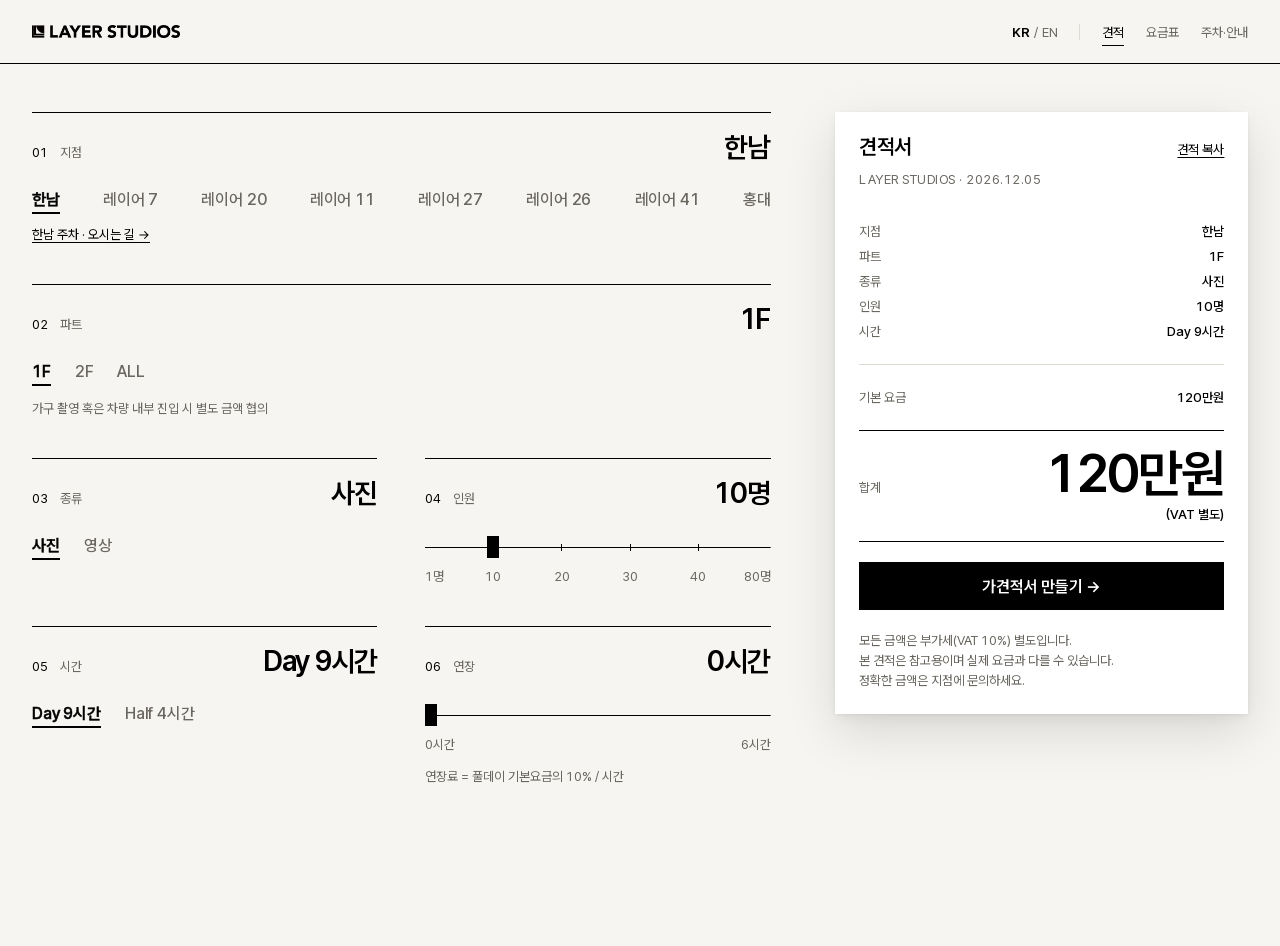
<file: index.html>
<!DOCTYPE html>
<html lang="ko">

<head>
    <meta charset="UTF-8">
    <meta name="viewport" content="width=device-width, initial-scale=1.0, viewport-fit=cover">
    <!-- 지점 주소(/hannam, /layer7 …)로 열려도 상대 경로 파일은 항상 루트에서 찾는다 -->
    <base href="/">
    <title>LAYER STUDIOS — 견적 산출기</title>
    <meta name="theme-color" content="#f6f5f1">

    <!-- SVG를 우선 쓰고, 지원하지 않는 브라우저는 .ico로 떨어진다 -->
    <link rel="icon" href="favicon.svg" type="image/svg+xml">
    <link rel="icon" href="favicon.ico" sizes="16x16 32x32 48x48">
    <link rel="apple-touch-icon" href="apple-touch-icon.png">
    <!-- Pretendard v1.3.9 자체 호스팅 (fonts/). 외부 CDN 의존 없음.
         동적 서브셋이라 브라우저는 화면에 실제 쓰인 글자의 조각만 내려받는다. -->
    <link rel="stylesheet" href="fonts/inter-tight.css">
    <link rel="stylesheet" href="fonts/pretendard.css">
    <link rel="stylesheet" href="style.css">
</head>

<body>
    <header class="masthead">
        <!-- 본문(.workbench)과 같은 폭·여백으로 맞춘다 -->
        <div class="mh-in">
            <a class="mh-logo" href="./" aria-label="LAYER STUDIOS">
                <img src="logo.png" alt="LAYER STUDIOS" decoding="async">
            </a>
            <!-- 계산기 ↔ 요금표 전환. 요금표는 같은 지점·선택을 공유한다 -->
            <nav class="mh-nav" aria-label="화면 전환">
                <!-- 언어 전환. 누르면 반대 언어로 바뀌고, 라벨은 바꿀 대상 언어를 보여준다 -->
                <button class="mh-lang" id="lang-btn" data-lang-toggle aria-label="English"><span class="on">KR</span><i>/</i><span>EN</span></button>
                <button data-view="calc" class="on" aria-pressed="true" data-i18n="nav_calc">견적</button>
                <button data-view="sheet" aria-pressed="false" data-i18n="nav_sheet">요금표</button>
                <button data-view="info" aria-pressed="false" data-i18n="nav_info">주차·안내</button>
            </nav>
        </div>
    </header>

    <main class="workbench">
        <!-- ── 조작 패널 ────────────────────────────── -->
        <section class="controls">
            <div class="row">
                <div class="row-h"><span class="row-n">01</span><span data-i18n="row_studio">지점</span><em id="v-studio">한남</em></div>
                <div class="opts" id="opts-studio">
                    <button data-set="studio" data-v="HANNAM" class="on">한남</button>
                    <button data-set="studio" data-v="LAYER7">레이어 7</button>
                    <button data-set="studio" data-v="LAYER20">레이어 20</button>
                    <button data-set="studio" data-v="LAYER11">레이어 11</button>
                    <button data-set="studio" data-v="LAYER27">레이어 27</button>
                    <button data-set="studio" data-v="LAYER26">레이어 26</button>
                    <button data-set="studio" data-v="LAYER41">레이어 41</button>
                    <button data-set="studio" data-v="HONGDAE">홍대</button>
                </div>
                <!-- 지점을 고른 직후가 주차·위치가 궁금해지는 때 — 그 지점의 안내 화면으로 바로 간다 (app.js paint가 채운다) -->
                <a class="row-link" id="info-link" href="/hannam/info" data-goto="info">한남 주차 · 오시는 길 →</a>
            </div>

            <div class="row">
                <div class="row-h"><span class="row-n">02</span><span data-i18n="row_part">파트</span><em id="v-part">1F</em></div>
                <div class="opts" id="opts-part"></div>
                <p class="note" data-i18n="note_part">가구 촬영 혹은 차량 내부 진입 시 별도 금액 협의</p>
            </div>

            <div class="row" id="row-type">
                <div class="row-h"><span class="row-n">03</span><span data-i18n="row_type">종류</span><em id="v-type">사진</em></div>
                <div class="opts">
                    <button data-set="type" data-v="photo" class="on" data-i18n="type_photo">사진</button>
                    <button data-set="type" data-v="video" data-i18n="type_video">영상</button>
                </div>
            </div>

            <div class="row">
                <div class="row-h"><span class="row-n">04</span><span data-i18n="row_personnel">인원</span><em id="v-personnel">10명</em></div>
                <div class="slider">
                    <div class="track">
                        <input type="range" data-rng="personnel" id="rng-personnel" min="0" max="1000" value="185" step="1"
                            aria-label="촬영 인원" aria-valuemin="1" aria-valuemax="80" aria-valuenow="10" aria-valuetext="10명">
                        <!-- 위치 0–1000 ↔ 인원 1–80명: 앞 80%가 1–40명 (app.js personnelFrac). value 185 = 10명 -->
                        <!-- 요금이 바뀌는 인원 구간의 끝. app.js renderTicks가 지점별로 채운다 -->
                        <div class="ticks" id="ticks-personnel" aria-hidden="true"></div>
                    </div>
                    <div class="scale" id="scale-personnel"><span>1명</span><span>80명</span></div>
                </div>
            </div>

            <div class="row" id="row-time">
                <div class="row-h"><span class="row-n">05</span><span data-i18n="row_time">시간</span><em id="v-time">Day 9시간</em></div>
                <div class="opts" id="time-dayhalf">
                    <button data-set="time" data-v="day" class="on" data-i18n="day9">Day 9시간</button>
                    <button data-set="time" data-v="half" data-i18n="half4">Half 4시간</button>
                </div>
                <div class="slider" id="time-hourly" hidden>
                    <input type="range" data-rng="hours" id="rng-hours" min="1" max="12" value="1" step="1"
                        aria-label="이용 시간">
                    <div class="scale" id="scale-hours"><span>1시간</span><span>12시간</span></div>
                </div>
            </div>

            <div class="row" id="row-extra">
                <div class="row-h"><span class="row-n">06</span><span data-i18n="row_extra">연장</span><em id="v-extra">0시간</em></div>
                <div class="slider">
                    <input type="range" data-rng="extraHours" id="rng-extra" min="0" max="6" value="0" step="1"
                        aria-label="연장 시간">
                    <div class="scale" id="scale-extra"><span>0시간</span><span>6시간</span></div>
                </div>
                <p class="note" data-i18n="note_extra">연장료 = 풀데이 기본요금의 10% / 시간</p>
            </div>

            <div class="row" id="row-options" hidden>
                <div class="row-h"><span class="row-n">07</span><span data-i18n="row_options">옵션</span><em class="tag" data-i18n="tag_hongdae">홍대 전용</em></div>
                <div class="opts opts-check">
                    <button data-opt="GREENHOUSE"><span data-i18n="opt_greenhouse">그린하우스</span> <b id="p-greenhouse">+4만원/시간</b></button>
                    <!-- 백가든은 전관(16인 이상)에서만 추가 옵션. 시간제 A 는 백가든이 포함된 요금이다 -->
                    <button data-opt="BACKGARDEN" hidden><span data-i18n="opt_backgarden">백가든</span> <b id="p-backgarden"></b></button>
                </div>
            </div>
        </section>

        <!-- ── 요금표 ───────────────────────────────── -->
        <!-- 엔진 데이터로 표를 그리고, 현재 선택된 칸을 강조한다.
             칸을 누르면 그 조건이 계산기에 그대로 반영된다.
             아래에는 도면이 들어간 원본 요금표 이미지를 붙인다. -->
        <section class="sheet" id="sheet-view" hidden>
            <div class="row">
                <div class="row-h"><span class="row-n">01</span><span data-i18n="row_studio">지점</span><em id="v-studio-sheet">한남</em></div>
                <div class="opts" id="opts-studio-sheet"></div>
            </div>
            <div class="sh" id="sheet-body"></div>
        </section>

        <!-- ── 안내 ─────────────────────────────────── -->
        <!-- 지점별 주소 · 오시는 길 · 주차 · 발전차 · 전력. 내용은 info.js -->
        <section class="sheet info" id="info-view" hidden>
            <div class="row">
                <div class="row-h"><span class="row-n">01</span><span data-i18n="row_studio">지점</span><em id="v-studio-info">한남</em></div>
                <div class="opts" id="opts-studio-info"></div>
            </div>
            <div id="info-body"></div>
        </section>

        <!-- ── 견적서 ───────────────────────────────── -->
        <aside class="dock" id="dock">
            <button class="peek" id="peek" aria-expanded="false" aria-controls="paper">
                <span class="peek-k" data-i18n="sum">합계</span>
                <span class="peek-v" id="peek-v">120만원</span>
                <span class="peek-cue" id="peek-cue">견적서</span>
            </button>

            <div class="paper" id="paper">
                <div class="paper-in">
                    <div class="rc-head">
                        <div class="rc-title" data-i18n="rc_title">견적서</div>
                        <!-- 견적 내용을 글자로 복사 — 메신저·메일에 바로 붙인다. 내용은 app.js paint가 채운다 -->
                        <button class="copy" id="rc-copy" data-i18n="rc_copy">견적 복사</button>
                    </div>
                    <div class="rc-meta" id="rc-meta">LAYER STUDIOS</div>
                    <div id="rc-spec"></div>
                    <div class="rc-rule"></div>
                    <div id="rc-charges"></div>
                    <div id="rc-total"></div>
                    <div id="rc-stamp"></div>
                    <!-- 지금 견적을 A4 문서로 연다 (app.js renderDoc) -->
                    <button class="rc-doc" id="doc-open" data-i18n="doc_open">가견적서 만들기</button>
                    <p class="rc-foot" data-i18n-html="rc_foot">모든 금액은 부가세(VAT 10%) 별도입니다.<br>본 견적은 참고용이며 실제 요금과 다를 수 있습니다.<br>정확한 금액은 지점에 문의하세요.</p>
                </div>
            </div>
        </aside>
    </main>

    <div class="dock-scrim" id="dock-scrim"></div>

    <!-- 채널톡 문의 — 메인 사이트(plusjun.com) 오른쪽 아래 버튼(.layer-chat-btn)과 같은 모양·같은 채널.
         채널톡이 준비되면 나타난다 (app.js) -->
    <button type="button" class="chat" id="chat-btn" hidden aria-label="채널톡 문의">
        <svg class="chat-bubble" viewBox="0 0 24 24" fill="none" stroke="currentColor" stroke-width="1.6" stroke-linejoin="round" aria-hidden="true">
            <path d="M4 5.5A1.5 1.5 0 0 1 5.5 4h9M20 9.5v5a1.5 1.5 0 0 1-1.5 1.5H11l-4.5 4v-4h-1A1.5 1.5 0 0 1 4 14.5v-9"/>
            <circle cx="19" cy="5" r="1.6" fill="currentColor" stroke="none"/>
            <circle class="chat-ring" cx="19" cy="5" r="1.6" stroke-width="1"/>
        </svg>
        <svg class="chat-x" viewBox="0 0 24 24" fill="none" stroke="currentColor" stroke-width="1.8" stroke-linecap="round" aria-hidden="true"><path d="M6 6l12 12M18 6L6 18"/></svg>
        <span class="chat-badge"></span>
    </button>

    <!-- ── 가견적서 — 화면 전체를 덮는 A4 문서. 인쇄하면 이 종이만 나온다 ── -->
    <div class="doc" id="doc" hidden role="dialog" aria-modal="true" aria-labelledby="doc-pdf">
        <div class="doc-bar">
            <button data-doc-close data-i18n="doc_close">닫기</button>
            <span class="doc-acts">
                <button class="doc-print" data-doc-print data-i18n="doc_print">인쇄</button>
                <!-- 인쇄 창을 거치지 않고 PDF 파일을 바로 받는다 — 브라우저가 찍는 머리글·바닥글이 없다 (app.js downloadPdf) -->
                <button class="doc-go" id="doc-pdf" data-doc-pdf data-i18n="doc_pdf">PDF 미리보기</button>
            </span>
        </div>
        <!-- 좁은 화면에서만 보이는 입력 칸. 아래 종이는 축소된 미리보기라 여기서 적는다 -->
        <form class="doc-form" id="doc-form" onsubmit="return false">
            <label><span data-i18n="doc_to">수신</span><input data-doc="to" autocomplete="off"></label>
            <label><span data-i18n="doc_shoot">촬영 예정일</span><input data-doc="shoot" autocomplete="off"></label>
            <label><span data-i18n="doc_memo">비고</span><textarea data-doc="memo" rows="1"></textarea></label>
        </form>
        <!-- 종이는 늘 A4 폭(794px)으로 짜고, 화면이 좁으면 통째로 축소한다 (app.js fitDoc) -->
        <div class="doc-fit" id="doc-fit"><article class="doc-page" id="doc-page"></article></div>

        <!-- PDF 미리보기 — 저장될 그림을 그대로 보여 주고, 확인한 뒤 다운로드한다 (app.js openPdfPreview) -->
        <div class="pdf-prev" id="pdf-prev" hidden role="dialog" aria-modal="true">
            <div class="doc-bar">
                <button data-prev-close data-i18n="prev_back">← 수정하기</button>
                <span class="doc-acts">
                    <span class="prev-note" data-i18n="prev_note">이 모양 그대로 저장됩니다</span>
                    <button class="doc-go" id="pdf-save" data-pdf-save data-i18n="prev_save">다운로드</button>
                </span>
            </div>
            <div class="pdf-prev-body" id="pdf-prev-body"></div>
        </div>
    </div>

    <script src="engine.js"></script>
    <script src="info.js"></script>
    <script src="app.js"></script>
</body>

</html>
</file>
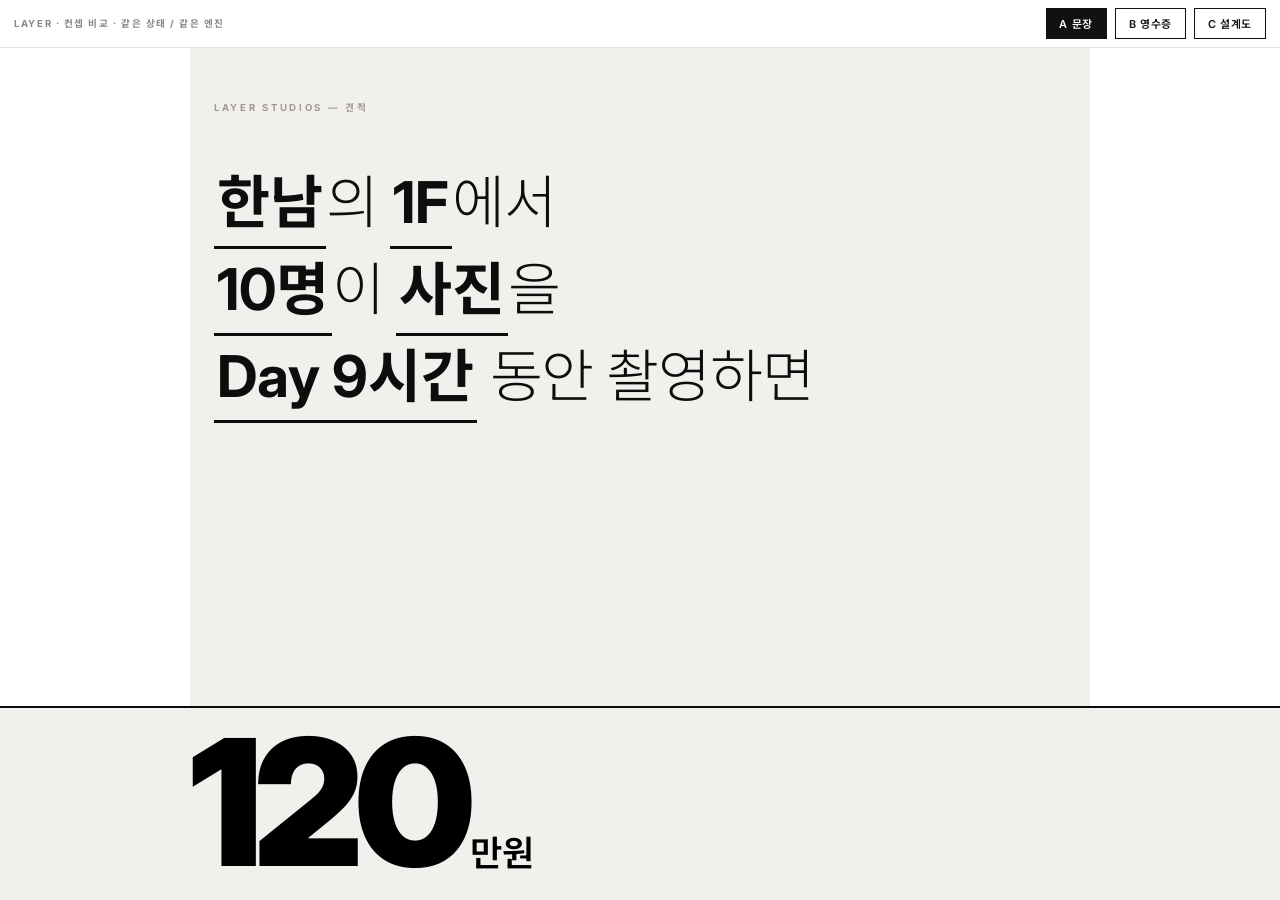
<file: concepts.html>
<!DOCTYPE html>
<html lang="ko">

<head>
    <meta charset="UTF-8">
    <meta name="viewport" content="width=device-width, initial-scale=1.0">
    <title>LAYER STUDIOS — 디자인 컨셉 3안</title>
    <link rel="preconnect" href="https://fonts.googleapis.com">
    <link rel="preconnect" href="https://fonts.gstatic.com" crossorigin>
    <link
        href="https://fonts.googleapis.com/css2?family=Inter:wght@200;300;400;500;600;700;800;900&family=Noto+Sans+KR:wght@200;300;400;500;700;900&family=IBM+Plex+Mono:wght@400;500;600;700&display=swap"
        rel="stylesheet">
    <style>
        *,
        *::before,
        *::after {
            box-sizing: border-box;
            margin: 0;
            padding: 0;
        }

        body {
            font-family: 'Inter', 'Noto Sans KR', sans-serif;
            -webkit-font-smoothing: antialiased;
        }

        /* ══ 컨셉 스위처 ══════════════════════════════ */
        .switcher {
            position: fixed;
            top: 0;
            left: 0;
            right: 0;
            z-index: 999;
            display: flex;
            align-items: center;
            gap: 0.5rem;
            padding: 0.5rem 0.9rem;
            background: rgba(255, 255, 255, 0.86);
            backdrop-filter: blur(14px);
            border-bottom: 1px solid rgba(0, 0, 0, 0.12);
        }

        .switcher-title {
            font-size: 0.6rem;
            font-weight: 700;
            letter-spacing: 0.16em;
            text-transform: uppercase;
            color: #888;
            margin-right: auto;
        }

        .switcher button {
            font-family: inherit;
            font-size: 0.68rem;
            font-weight: 600;
            letter-spacing: 0.06em;
            padding: 0.4rem 0.8rem;
            border: 1px solid #111;
            background: transparent;
            color: #111;
            cursor: pointer;
            transition: all 0.15s;
        }

        .switcher button.on {
            background: #111;
            color: #fff;
        }

        #stage {
            padding-top: 44px;
            min-height: 100vh;
        }

        /* ════════════════════════════════════════════
           CONCEPT A — SENTENCE / 타이포그래피가 인터페이스
           ════════════════════════════════════════════ */
        .cA {
            background: #f2f0ed;
            color: #0d0d0d;
            min-height: calc(100vh - 44px);
            padding: 3.5rem 1.5rem 46vh;
            max-width: 900px;
            margin: 0 auto;
        }

        .cA-kicker {
            font-size: 0.6rem;
            font-weight: 700;
            letter-spacing: 0.28em;
            text-transform: uppercase;
            color: #a09a92;
            margin-bottom: 3rem;
        }

        .cA-sentence {
            font-size: clamp(1.9rem, 6.4vw, 3.6rem);
            font-weight: 300;
            line-height: 1.42;
            letter-spacing: -0.02em;
            word-break: keep-all;
        }

        .cA-tok {
            font-family: inherit;
            font-size: inherit;
            font-weight: 700;
            color: #0d0d0d;
            background: none;
            border: none;
            border-bottom: 3px solid #0d0d0d;
            padding: 0 0.05em 0.04em;
            cursor: pointer;
            transition: background 0.16s, color 0.16s;
            line-height: inherit;
        }

        .cA-tok:hover,
        .cA-tok.act {
            background: #0d0d0d;
            color: #f2f0ed;
        }

        .cA-total {
            position: fixed;
            left: 0;
            right: 0;
            bottom: 0;
            padding: 1.4rem 1.5rem 1.6rem;
            background: #f2f0ed;
            border-top: 2px solid #0d0d0d;
            pointer-events: none;
        }

        .cA-total-in {
            max-width: 900px;
            margin: 0 auto;
        }

        .cA-num {
            font-size: clamp(4rem, 19vw, 11rem);
            font-weight: 900;
            line-height: 0.82;
            letter-spacing: -0.055em;
            display: block;
        }

        .cA-num small {
            font-size: 0.2em;
            font-weight: 600;
            letter-spacing: 0;
            margin-left: 0.15em;
        }

        .cA-err {
            font-size: clamp(0.95rem, 3.4vw, 1.4rem);
            font-weight: 600;
            line-height: 1.4;
            color: #0d0d0d;
            word-break: keep-all;
        }

        /* 바텀시트 피커 */
        .sheet {
            position: fixed;
            left: 0;
            right: 0;
            bottom: 0;
            z-index: 500;
            background: #0d0d0d;
            color: #fff;
            padding: 1.5rem 1.5rem 2rem;
            transform: translateY(101%);
            transition: transform 0.32s cubic-bezier(0.22, 1, 0.36, 1);
            max-height: 74vh;
            overflow-y: auto;
        }

        .sheet.open {
            transform: translateY(0);
        }

        .sheet-label {
            font-size: 0.6rem;
            font-weight: 700;
            letter-spacing: 0.24em;
            text-transform: uppercase;
            color: rgba(255, 255, 255, 0.45);
            margin-bottom: 1.1rem;
        }

        .sheet-opts {
            display: flex;
            flex-wrap: wrap;
            gap: 0.5rem;
            max-width: 900px;
        }

        .sheet-opts button {
            font-family: inherit;
            font-size: 1rem;
            font-weight: 500;
            padding: 0.65rem 1.1rem;
            border: 1px solid rgba(255, 255, 255, 0.3);
            background: transparent;
            color: #fff;
            cursor: pointer;
            transition: all 0.14s;
        }

        .sheet-opts button:hover:not(:disabled) {
            border-color: #fff;
        }

        .sheet-opts button.on {
            background: #fff;
            color: #0d0d0d;
            font-weight: 700;
            border-color: #fff;
        }

        .sheet-opts button:disabled {
            opacity: 0.25;
            text-decoration: line-through;
            cursor: not-allowed;
        }

        .sheet-group {
            width: 100%;
            font-size: 0.62rem;
            letter-spacing: 0.16em;
            text-transform: uppercase;
            color: rgba(255, 255, 255, 0.4);
            margin-top: 0.9rem;
            margin-bottom: 0.15rem;
        }

        .sheet-group:first-child {
            margin-top: 0;
        }

        .sheet input[type=range] {
            -webkit-appearance: none;
            appearance: none;
            width: 100%;
            height: 2px;
            background: rgba(255, 255, 255, 0.3);
            outline: none;
            margin-top: 1.4rem;
        }

        .sheet input[type=range]::-webkit-slider-thumb {
            -webkit-appearance: none;
            width: 26px;
            height: 26px;
            background: #fff;
            cursor: pointer;
        }

        .sheet-val {
            font-size: 2.6rem;
            font-weight: 800;
            letter-spacing: -0.03em;
        }

        .sheet-done {
            display: block;
            width: 100%;
            margin-top: 1.6rem;
            padding: 0.9rem;
            background: #fff;
            color: #0d0d0d;
            border: none;
            font-family: inherit;
            font-size: 0.75rem;
            font-weight: 700;
            letter-spacing: 0.2em;
            text-transform: uppercase;
            cursor: pointer;
        }

        .scrim {
            position: fixed;
            inset: 0;
            z-index: 400;
            background: rgba(0, 0, 0, 0.35);
            opacity: 0;
            pointer-events: none;
            transition: opacity 0.3s;
        }

        .scrim.on {
            opacity: 1;
            pointer-events: auto;
        }

        /* ════════════════════════════════════════════
           CONCEPT B — RECEIPT / 브루탈리스트 견적서
           ════════════════════════════════════════════ */
        .cB {
            background: #d9d6cf;
            min-height: calc(100vh - 44px);
            padding: 2rem 1.25rem 4rem;
            font-family: 'IBM Plex Mono', monospace;
            display: grid;
            grid-template-columns: minmax(0, 1fr) minmax(0, 380px);
            gap: 1.75rem;
            align-items: start;
            max-width: 1080px;
            margin: 0 auto;
        }

        @media (max-width: 820px) {
            .cB {
                grid-template-columns: minmax(0, 1fr);
            }
        }

        .cB-panel {
            background: #12100e;
            color: #e8e4dc;
            padding: 1.5rem 1.4rem 1.75rem;
        }

        .cB-h {
            font-size: 0.62rem;
            font-weight: 700;
            letter-spacing: 0.22em;
            text-transform: uppercase;
            color: #8a8378;
            padding-bottom: 0.5rem;
            margin-bottom: 0.85rem;
            border-bottom: 1px dashed #4a453d;
        }

        .cB-row {
            margin-bottom: 1.6rem;
        }

        .cB-opts {
            display: flex;
            flex-wrap: wrap;
            gap: 0.3rem;
        }

        .cB-opts button {
            font-family: inherit;
            font-size: 0.72rem;
            font-weight: 500;
            padding: 0.45rem 0.7rem;
            background: transparent;
            color: #e8e4dc;
            border: 1px solid #4a453d;
            cursor: pointer;
            transition: none;
        }

        .cB-opts button:hover:not(:disabled) {
            background: #2a2621;
        }

        .cB-opts button.on {
            background: #e8e4dc;
            color: #12100e;
            border-color: #e8e4dc;
            font-weight: 700;
        }

        .cB-opts button:disabled {
            opacity: 0.22;
            text-decoration: line-through;
            cursor: not-allowed;
        }

        .cB-grp {
            width: 100%;
            font-size: 0.58rem;
            letter-spacing: 0.14em;
            text-transform: uppercase;
            color: #8a8378;
            margin-top: 0.6rem;
            margin-bottom: 0.15rem;
        }

        .cB-grp:first-child {
            margin-top: 0;
        }

        .cB-slider {
            display: flex;
            align-items: center;
            gap: 0.9rem;
        }

        .cB-slider input {
            -webkit-appearance: none;
            appearance: none;
            flex: 1;
            height: 14px;
            background: repeating-linear-gradient(90deg, #4a453d 0 1px, transparent 1px 7px);
            outline: none;
        }

        .cB-slider input::-webkit-slider-thumb {
            -webkit-appearance: none;
            width: 12px;
            height: 24px;
            background: #e8e4dc;
            cursor: pointer;
        }

        .cB-slider output {
            font-size: 1.05rem;
            font-weight: 700;
            min-width: 4.2ch;
            text-align: right;
        }

        /* 영수증 */
        .cB-receipt {
            background: #fbfaf7;
            color: #12100e;
            padding: 1.9rem 1.5rem 1.6rem;
            position: relative;
            box-shadow: 0 14px 40px rgba(0, 0, 0, 0.22);
            font-size: 0.76rem;
            line-height: 1.85;
        }

        .cB-receipt::before,
        .cB-receipt::after {
            content: '';
            position: absolute;
            left: 0;
            right: 0;
            height: 9px;
            background: radial-gradient(circle at 5px -1px, transparent 5px, #fbfaf7 5px);
            background-size: 14px 9px;
        }

        .cB-receipt::before {
            top: -8px;
            transform: scaleY(-1);
        }

        .cB-receipt::after {
            bottom: -8px;
        }

        .cB-rc-h {
            text-align: center;
            font-weight: 700;
            letter-spacing: 0.3em;
            font-size: 0.7rem;
            padding-bottom: 0.9rem;
            margin-bottom: 0.5rem;
            border-bottom: 2px solid #12100e;
        }

        .cB-rc-meta {
            font-size: 0.62rem;
            color: #6d675e;
            text-align: center;
            margin-bottom: 1.1rem;
            letter-spacing: 0.08em;
        }

        .cB-li {
            display: flex;
            justify-content: space-between;
            gap: 0.75rem;
            animation: printIn 0.26s ease-out;
        }

        @keyframes printIn {
            from {
                opacity: 0;
                transform: translateY(-5px);
            }

            to {
                opacity: 1;
                transform: none;
            }
        }

        .cB-li span:first-child {
            color: #6d675e;
        }

        .cB-li span:last-child {
            font-weight: 600;
            white-space: nowrap;
        }

        .cB-rule {
            border-top: 1px dashed #b3ada2;
            margin: 0.85rem 0;
        }

        .cB-total {
            display: flex;
            justify-content: space-between;
            align-items: baseline;
            border-top: 2px solid #12100e;
            border-bottom: 2px solid #12100e;
            padding: 0.7rem 0;
            margin-top: 0.3rem;
        }

        .cB-total span:first-child {
            font-size: 0.68rem;
            font-weight: 700;
            letter-spacing: 0.22em;
        }

        .cB-total b {
            font-size: 1.9rem;
            font-weight: 700;
            letter-spacing: -0.03em;
        }

        .cB-stamp {
            margin-top: 1.3rem;
            border: 2px solid #b03024;
            color: #b03024;
            font-size: 0.62rem;
            font-weight: 700;
            letter-spacing: 0.18em;
            text-align: center;
            padding: 0.4rem;
            transform: rotate(-2.5deg);
            opacity: 0.85;
        }

        .cB-stamp.err {
            border-color: #12100e;
            color: #12100e;
        }

        .cB-foot {
            margin-top: 1.2rem;
            font-size: 0.56rem;
            color: #8a8378;
            text-align: center;
            letter-spacing: 0.05em;
            line-height: 1.7;
        }

        /* ════════════════════════════════════════════
           CONCEPT C — BLUEPRINT / 다크 · 설계도
           ════════════════════════════════════════════ */
        .cC {
            background: #08090a;
            color: #e6e6e4;
            min-height: calc(100vh - 44px);
            padding: 3rem 1.5rem 5rem;
            max-width: 780px;
            margin: 0 auto;
            background-image:
                linear-gradient(rgba(255, 255, 255, 0.028) 1px, transparent 1px),
                linear-gradient(90deg, rgba(255, 255, 255, 0.028) 1px, transparent 1px);
            background-size: 34px 34px;
        }

        .cC-top {
            display: flex;
            justify-content: space-between;
            align-items: flex-end;
            padding-bottom: 1.1rem;
            border-bottom: 1px solid rgba(255, 255, 255, 0.16);
            margin-bottom: 2.6rem;
        }

        .cC-logo {
            font-size: 0.72rem;
            font-weight: 200;
            letter-spacing: 0.46em;
            text-transform: uppercase;
        }

        .cC-ref {
            font-size: 0.56rem;
            letter-spacing: 0.2em;
            color: rgba(255, 255, 255, 0.32);
            text-transform: uppercase;
        }

        .cC-row {
            margin-bottom: 2.4rem;
        }

        .cC-h {
            display: flex;
            align-items: baseline;
            gap: 0.9rem;
            font-size: 0.56rem;
            font-weight: 400;
            letter-spacing: 0.3em;
            text-transform: uppercase;
            color: rgba(255, 255, 255, 0.34);
            margin-bottom: 1rem;
        }

        .cC-h em {
            margin-left: auto;
            font-style: normal;
            font-size: 0.8rem;
            letter-spacing: 0.06em;
            color: #e6e6e4;
            font-weight: 300;
        }

        .cC-opts {
            display: flex;
            flex-wrap: wrap;
            gap: 0;
            border-left: 1px solid rgba(255, 255, 255, 0.16);
        }

        .cC-opts button {
            font-family: inherit;
            font-size: 0.72rem;
            font-weight: 300;
            letter-spacing: 0.1em;
            padding: 0.7rem 1.05rem;
            background: transparent;
            color: rgba(255, 255, 255, 0.6);
            border: 1px solid rgba(255, 255, 255, 0.16);
            border-left: none;
            cursor: pointer;
            transition: color 0.2s, background 0.2s;
        }

        .cC-opts button:hover:not(:disabled) {
            color: #fff;
            background: rgba(255, 255, 255, 0.05);
        }

        .cC-opts button.on {
            background: #e6e6e4;
            color: #08090a;
            font-weight: 500;
        }

        .cC-opts button:disabled {
            opacity: 0.2;
            cursor: not-allowed;
        }

        /* 평면도 */
        .cC-plan {
            display: flex;
            flex-wrap: wrap;
            gap: 6px;
            padding: 14px;
            border: 1px solid rgba(255, 255, 255, 0.16);
            position: relative;
        }

        .cC-plan::before {
            content: 'PLAN — 개념도';
            position: absolute;
            top: -0.52rem;
            left: 12px;
            background: #08090a;
            padding: 0 0.4rem;
            font-size: 0.48rem;
            letter-spacing: 0.2em;
            color: rgba(255, 255, 255, 0.3);
        }

        .cC-zone {
            font-family: inherit;
            background: transparent;
            border: 1px solid rgba(255, 255, 255, 0.22);
            color: rgba(255, 255, 255, 0.55);
            font-size: 0.68rem;
            font-weight: 300;
            letter-spacing: 0.08em;
            padding: 1.5rem 0.6rem;
            cursor: pointer;
            display: flex;
            align-items: center;
            justify-content: center;
            transition: all 0.2s;
            min-height: 74px;
        }

        .cC-zone:hover:not(:disabled) {
            border-color: rgba(255, 255, 255, 0.55);
            color: #fff;
        }

        .cC-zone.on {
            background: repeating-linear-gradient(45deg, rgba(230, 230, 228, 0.14) 0 4px, transparent 4px 9px);
            border-color: #e6e6e4;
            color: #fff;
            font-weight: 500;
        }

        .cC-zone:disabled {
            opacity: 0.16;
            cursor: not-allowed;
        }

        .cC-range {
            -webkit-appearance: none;
            appearance: none;
            width: 100%;
            height: 1px;
            background: rgba(255, 255, 255, 0.2);
            outline: none;
        }

        .cC-range::-webkit-slider-thumb {
            -webkit-appearance: none;
            width: 1px;
            height: 30px;
            background: #e6e6e4;
            cursor: pointer;
            box-shadow: 0 0 0 0.5px #e6e6e4;
        }

        .cC-scale {
            display: flex;
            justify-content: space-between;
            margin-top: 0.7rem;
            font-size: 0.52rem;
            letter-spacing: 0.16em;
            color: rgba(255, 255, 255, 0.28);
        }

        .cC-total {
            margin-top: 3.5rem;
            padding-top: 1.6rem;
            border-top: 1px solid rgba(255, 255, 255, 0.16);
            display: flex;
            justify-content: space-between;
            align-items: flex-end;
            gap: 1.5rem;
        }

        .cC-tl {
            font-size: 0.56rem;
            letter-spacing: 0.3em;
            text-transform: uppercase;
            color: rgba(255, 255, 255, 0.34);
            margin-bottom: 0.7rem;
        }

        .cC-td {
            font-size: 0.66rem;
            font-weight: 300;
            letter-spacing: 0.1em;
            color: rgba(255, 255, 255, 0.55);
            line-height: 1.7;
            word-break: keep-all;
        }

        .cC-num {
            font-size: clamp(3rem, 11vw, 5.2rem);
            font-weight: 200;
            letter-spacing: -0.03em;
            line-height: 0.85;
            white-space: nowrap;
        }

        .cC-num small {
            font-size: 0.2em;
            font-weight: 300;
            letter-spacing: 0.16em;
            margin-left: 0.4em;
        }
    </style>
</head>

<body>
    <div class="switcher">
        <span class="switcher-title">LAYER · 컨셉 비교 · 같은 상태 / 같은 엔진</span>
        <button data-c="a" class="on">A 문장</button>
        <button data-c="b">B 영수증</button>
        <button data-c="c">C 설계도</button>
    </div>

    <div id="stage"></div>
    <div class="scrim" id="scrim"></div>
    <div class="sheet" id="sheet"></div>

    <script src="engine.js"></script>
    <script>
        /* 프로토타입용 — app.js의 제한 규칙을 그대로 옮겨온 사본.
           채택되는 안이 정해지면 공용 모듈로 빼야 한다. */
        const RESTRICT = {
            HANNAM: (p, x) => p >= 31 && x !== 'ALL' ? '31인 이상은 ALL 파트만 이용 가능합니다' : null,
            LAYER7: (p, x) => p >= 20 && x !== 'ABC' ? '20인 이상은 ABC 파트만 이용 가능합니다'
                : p >= 15 && ['A', 'BC'].includes(x) ? '15인 이상 해당 파트 이용 불가합니다'
                    : p > 10 && x === 'C' ? '10인 초과 시 C 파트 이용 불가합니다' : null,
            LAYER20: (p, x) => p >= 31 && x === '3F' ? '31인 이상 3F 대관 불가합니다' : null,
            LAYER11: (p, x) => p >= 41 && ['A', 'B'].includes(x) ? '41인 이상은 AB+B카페 / AB+카페만 이용 가능합니다' : null,
            LAYER27: (p, x) => p >= 31 && x !== 'ALL' ? '31인 이상은 ALL 파트만 이용 가능합니다' : null,
            LAYER26: (p, x) => p >= 31 && x !== 'AB' ? '31인 이상은 AB 파트만 이용 가능합니다' : null,
            LAYER41: (p, x) => p >= 40 && !['AB', 'ABC'].includes(x) ? '40인 이상은 AB / ABC 파트만 이용 가능합니다' : null,
            HONGDAE: (p, x) => p >= 8 && ['A', 'B', 'D'].includes(x) ? '8인 이상은 복합 파트를 선택해주세요 (A+B / B+D / A+B+D)' : null,
        };

        const NAMES = {
            HANNAM: '한남', LAYER7: '레이어 7', LAYER20: '레이어 20', LAYER11: '레이어 11',
            LAYER27: '레이어 27', LAYER26: '레이어 26', LAYER41: '레이어 41', HONGDAE: '홍대'
        };
        const HD_GROUPS = [
            { label: '단독 룸 (최대 7명 · 시간제)', parts: ['A', 'B', 'D'] },
            { label: '복합 룸 (최대 15명 · 시간제)', parts: ['A+B', 'B+D'] },
            { label: '전체 공간 (16명+)', parts: ['A+B+D'] },
        ];

        const S = { concept: 'a', studio: 'HANNAM', part: '1F', type: 'photo', time: 'day', personnel: 10, hours: 1, extraHours: 0 };

        const partsOf = st => Object.keys(LAYER_MASTER_ENGINE.studios[st].parts);
        const isHD = () => S.studio === 'HONGDAE';
        const hdSmall = () => isHD() && S.personnel <= 15;
        const partBlocked = k => { const r = RESTRICT[S.studio]; return r ? !!r(S.personnel, k) : false; };

        /* 견적 계산 — 제한 규칙 먼저, 그다음 엔진 */
        function quote() {
            const r = RESTRICT[S.studio];
            const warn = r ? r(S.personnel, S.part) : null;
            if (warn) return { err: warn };
            const out = LAYER_MASTER_ENGINE.calculate({
                studio: S.studio, part: S.part, type: S.type, time: S.time,
                personnel: S.personnel, hours: S.hours, extraHours: S.extraHours, options: []
            });
            if (typeof out === 'string') return { err: out };
            return { val: out };
        }

        const fmt = n => Number.isInteger(n) ? n.toLocaleString() : n.toFixed(1);

        function summary() {
            if (hdSmall()) return `시간제 · ${S.hours}시간 · ${S.personnel}명 · ${S.part}`;
            const t = S.time === 'day' ? 'Day 9시간' : 'Half 4시간';
            const ty = isHD() ? '' : (S.type === 'photo' ? '사진 · ' : '영상 · ');
            return `${ty}${t} · ${S.personnel}명 · ${S.part}`;
        }

        /* 지점이 바뀌면 파트를 그 지점의 것으로 되돌린다 */
        function setStudio(v) {
            S.studio = v;
            if (!partsOf(v).includes(S.part)) S.part = partsOf(v)[0];
            render();
        }

        /* ══════════ A — SENTENCE ══════════ */
        let sheetOn = null;

        function viewA() {
            const q = quote();
            const tok = (id, txt) => `<button class="cA-tok ${sheetOn === id ? 'act' : ''}" data-tok="${id}">${txt}</button>`;
            const timeTok = hdSmall()
                ? `${tok('hours', S.hours + '시간')} 동안`
                : `${tok('time', S.time === 'day' ? 'Day 9시간' : 'Half 4시간')} 동안`;
            const typeTok = isHD() ? '' : `${tok('type', S.type === 'photo' ? '사진' : '영상')}을 `;

            return `<div class="cA">
        <div class="cA-kicker">Layer Studios — 견적</div>
        <div class="cA-sentence">
          ${tok('studio', NAMES[S.studio])}의 ${tok('part', S.part)}에서<br>
          ${tok('personnel', S.personnel + '명')}이 ${typeTok}<br>
          ${timeTok} 촬영하면
        </div>
      </div>
      <div class="cA-total"><div class="cA-total-in">
        ${q.err
                    ? `<div class="cA-err">${q.err}</div>`
                    : `<span class="cA-num">${fmt(q.val)}<small>만원</small></span>`}
      </div></div>`;
        }

        /* 바텀시트 — 토큰별 선택지 */
        function openSheet(id) {
            sheetOn = id;
            const sheet = document.getElementById('sheet');
            const btn = (v, label, on, dis) =>
                `<button data-set="${id}" data-v="${v}" class="${on ? 'on' : ''}" ${dis ? 'disabled' : ''}>${label}</button>`;
            let title = '', body = '';

            if (id === 'studio') {
                title = '지점';
                body = Object.keys(NAMES).map(k => btn(k, NAMES[k], S.studio === k)).join('');
            } else if (id === 'part') {
                title = '파트';
                if (isHD()) {
                    body = HD_GROUPS.map(g => `<div class="sheet-group">${g.label}</div>` +
                        g.parts.filter(p => partsOf('HONGDAE').includes(p))
                            .map(p => btn(p, p, S.part === p, partBlocked(p) && S.part !== p)).join('')).join('');
                } else {
                    body = partsOf(S.studio).map(p => btn(p, p, S.part === p, partBlocked(p) && S.part !== p)).join('');
                }
            } else if (id === 'type') {
                title = '촬영 종류';
                body = btn('photo', '사진', S.type === 'photo') + btn('video', '영상', S.type === 'video');
            } else if (id === 'time') {
                title = '이용 시간';
                body = btn('day', 'Day 9시간', S.time === 'day') + btn('half', 'Half 4시간', S.time === 'half');
            } else if (id === 'personnel') {
                title = '촬영 인원';
                body = `<div style="width:100%"><div class="sheet-val" id="sv">${S.personnel}명</div>
          <input type="range" id="sr" min="1" max="80" value="${S.personnel}"></div>`;
            } else if (id === 'hours') {
                title = '이용 시간';
                body = `<div style="width:100%"><div class="sheet-val" id="sv">${S.hours}시간</div>
          <input type="range" id="sr" min="1" max="12" value="${S.hours}"></div>`;
            }

            sheet.innerHTML = `<div class="sheet-label">${title}</div>
        <div class="sheet-opts">${body}</div>
        <button class="sheet-done" id="sheet-done">확인</button>`;
            sheet.classList.add('open');
            document.getElementById('scrim').classList.add('on');

            const sr = document.getElementById('sr');
            if (sr) sr.addEventListener('input', () => {
                const v = +sr.value;
                if (id === 'personnel') S.personnel = v; else S.hours = v;
                document.getElementById('sv').textContent = v + (id === 'personnel' ? '명' : '시간');
                render(true);
            });
        }

        function closeSheet() {
            sheetOn = null;
            document.getElementById('sheet').classList.remove('open');
            document.getElementById('scrim').classList.remove('on');
            render(true);
        }

        /* ══════════ 공용 컨트롤 (B · C 사용) ══════════ */
        function controls(cls) {
            const b = (set, v, label, on, dis) =>
                `<button data-set="${set}" data-v="${v}" class="${on ? 'on' : ''}" ${dis ? 'disabled' : ''}>${label}</button>`;
            const parts = isHD()
                ? HD_GROUPS.map(g => `<div class="${cls}-grp">${g.label}</div>` +
                    g.parts.filter(p => partsOf('HONGDAE').includes(p))
                        .map(p => b('part', p, p, S.part === p, partBlocked(p) && S.part !== p)).join('')).join('')
                : partsOf(S.studio).map(p => b('part', p, p, S.part === p, partBlocked(p) && S.part !== p)).join('');

            return { b, parts };
        }

        /* ══════════ B — RECEIPT ══════════ */
        function viewB() {
            const { b, parts } = controls('cB');
            const q = quote();

            const timeCtl = hdSmall()
                ? `<div class="cB-slider"><input type="range" data-rng="hours" min="1" max="12" value="${S.hours}"><output>${S.hours}h</output></div>`
                : b('time', 'day', 'DAY 9H', S.time === 'day') + b('time', 'half', 'HALF 4H', S.time === 'half');

            const lines = [];
            lines.push(['지점', NAMES[S.studio]]);
            lines.push(['파트', S.part]);
            if (!isHD()) lines.push(['종류', S.type === 'photo' ? 'PHOTO' : 'VIDEO']);
            lines.push(['인원', S.personnel + '명']);
            lines.push(['시간', hdSmall() ? S.hours + '시간 (시간제)' : (S.time === 'day' ? 'DAY 9H' : 'HALF 4H')]);
            if (!hdSmall() && S.extraHours > 0) lines.push(['연장', S.extraHours + '시간']);

            return `<div class="cB">
        <div class="cB-panel">
          <div class="cB-row"><div class="cB-h">01 / Studio</div>
            <div class="cB-opts">${Object.keys(NAMES).map(k => b('studio', k, NAMES[k], S.studio === k)).join('')}</div></div>

          <div class="cB-row"><div class="cB-h">02 / Part</div>
            <div class="cB-opts">${parts}</div></div>

          ${isHD() ? '' : `<div class="cB-row"><div class="cB-h">03 / Type</div>
            <div class="cB-opts">${b('type', 'photo', 'PHOTO', S.type === 'photo')}${b('type', 'video', 'VIDEO', S.type === 'video')}</div></div>`}

          <div class="cB-row"><div class="cB-h">04 / Personnel</div>
            <div class="cB-slider"><input type="range" data-rng="personnel" min="1" max="80" value="${S.personnel}"><output>${S.personnel}명</output></div></div>

          <div class="cB-row"><div class="cB-h">05 / Time</div>
            <div class="cB-opts">${timeCtl}</div></div>

          ${hdSmall() ? '' : `<div class="cB-row" style="margin-bottom:0"><div class="cB-h">06 / Extra</div>
            <div class="cB-slider"><input type="range" data-rng="extraHours" min="0" max="6" value="${S.extraHours}"><output>${S.extraHours}h</output></div></div>`}
        </div>

        <div class="cB-receipt">
          <div class="cB-rc-h">LAYER STUDIOS</div>
          <div class="cB-rc-meta">QUOTATION / 견적서 · 참고용</div>
          ${lines.map(l => `<div class="cB-li"><span>${l[0]}</span><span>${l[1]}</span></div>`).join('')}
          <div class="cB-rule"></div>
          ${q.err
                    ? `<div class="cB-li"><span>상태</span><span>산출 불가</span></div>
                 <div class="cB-stamp err">${q.err}</div>`
                    : `<div class="cB-total"><span>TOTAL</span><b>${fmt(q.val)}만원</b></div>
                 <div class="cB-stamp">참 고 용 · 확 정 아 님</div>`}
          <div class="cB-foot">본 견적은 참고용이며 실제 요금과 다를 수 있습니다.<br>정확한 금액은 지점에 문의하세요.</div>
        </div>
      </div>`;
        }

        /* ══════════ C — BLUEPRINT ══════════ */
        function viewC() {
            const q = quote();
            const b = (set, v, label, on, dis) =>
                `<button data-set="${set}" data-v="${v}" class="${on ? 'on' : ''}" ${dis ? 'disabled' : ''}>${label}</button>`;

            /* 파트 키의 구성 요소 수로 면적을 흉내낸 개념도.
               실제 도면 좌표가 있으면 이 자리에 진짜 평면도가 들어간다. */
            const zone = p => {
                const w = p.split(/[+]/).length + (p.length > 4 ? 1 : 0);
                const dis = partBlocked(p) && S.part !== p;
                return `<button class="cC-zone ${S.part === p ? 'on' : ''}" data-set="part" data-v="${p}"
          style="flex:${w} 1 ${w * 58}px" ${dis ? 'disabled' : ''}>${p}</button>`;
            };
            const plan = isHD()
                ? HD_GROUPS.map(g => g.parts.filter(p => partsOf('HONGDAE').includes(p)).map(zone).join('')).join('')
                : partsOf(S.studio).map(zone).join('');

            const timeRow = hdSmall()
                ? `<div class="cC-row"><div class="cC-h">05 — Duration <em>${S.hours}시간</em></div>
             <input class="cC-range" type="range" data-rng="hours" min="1" max="12" value="${S.hours}">
             <div class="cC-scale"><span>1H</span><span>12H</span></div></div>`
                : `<div class="cC-row"><div class="cC-h">05 — Duration</div>
             <div class="cC-opts">${b('time', 'day', 'DAY 9H', S.time === 'day')}${b('time', 'half', 'HALF 4H', S.time === 'half')}</div></div>`;

            return `<div class="cC">
        <div class="cC-top">
          <div class="cC-logo">Layer Studios</div>
          <div class="cC-ref">Est. — ${NAMES[S.studio]}</div>
        </div>

        <div class="cC-row"><div class="cC-h">01 — Location</div>
          <div class="cC-opts">${Object.keys(NAMES).map(k => b('studio', k, NAMES[k], S.studio === k)).join('')}</div></div>

        <div class="cC-row"><div class="cC-h">02 — Zone <em>${S.part}</em></div>
          <div class="cC-plan">${plan}</div></div>

        ${isHD() ? '' : `<div class="cC-row"><div class="cC-h">03 — Medium</div>
          <div class="cC-opts">${b('type', 'photo', 'PHOTOGRAPHY', S.type === 'photo')}${b('type', 'video', 'FILM', S.type === 'video')}</div></div>`}

        <div class="cC-row"><div class="cC-h">04 — Crew <em>${S.personnel}명</em></div>
          <input class="cC-range" type="range" data-rng="personnel" min="1" max="80" value="${S.personnel}">
          <div class="cC-scale"><span>01</span><span>80</span></div></div>

        ${timeRow}

        <div class="cC-total">
          <div><div class="cC-tl">Estimate</div><div class="cC-td">${q.err ? q.err : summary()}</div></div>
          ${q.err ? '' : `<div class="cC-num">${fmt(q.val)}<small>만원</small></div>`}
        </div>
      </div>`;
        }

        /* ══════════ 렌더 · 이벤트 ══════════ */
        function render(keepSheet) {
            document.getElementById('stage').innerHTML =
                S.concept === 'a' ? viewA() : S.concept === 'b' ? viewB() : viewC();
            if (!keepSheet && sheetOn) closeSheet();
        }

        /* 위임 — stage가 매번 새로 그려지므로 document에 한 번만 건다 */
        document.addEventListener('click', e => {
            const sw = e.target.closest('.switcher button[data-c]');
            if (sw) {
                S.concept = sw.dataset.c;
                document.querySelectorAll('.switcher button[data-c]').forEach(x => x.classList.toggle('on', x === sw));
                render();
                return;
            }
            if (e.target.id === 'sheet-done' || e.target.id === 'scrim') { closeSheet(); return; }

            const tk = e.target.closest('[data-tok]');
            if (tk) { openSheet(tk.dataset.tok); render(true); return; }

            const st = e.target.closest('[data-set]');
            if (st && !st.disabled) {
                const { set, v } = st.dataset;
                if (set === 'studio') { setStudio(v); if (sheetOn) closeSheet(); return; }
                S[set] = v;
                render(sheetOn ? true : false);
                if (sheetOn) openSheet(sheetOn);
            }
        });

        document.addEventListener('input', e => {
            const r = e.target.closest('[data-rng]');
            if (!r) return;
            S[r.dataset.rng] = +r.value;
            render(true);
            /* 슬라이더가 다시 그려지므로 포커스를 되돌려 드래그를 유지한다 */
            const again = document.querySelector(`[data-rng="${r.dataset.rng}"]`);
            if (again) again.focus();
        });

        render();
    </script>
</body>

</html>
</file>
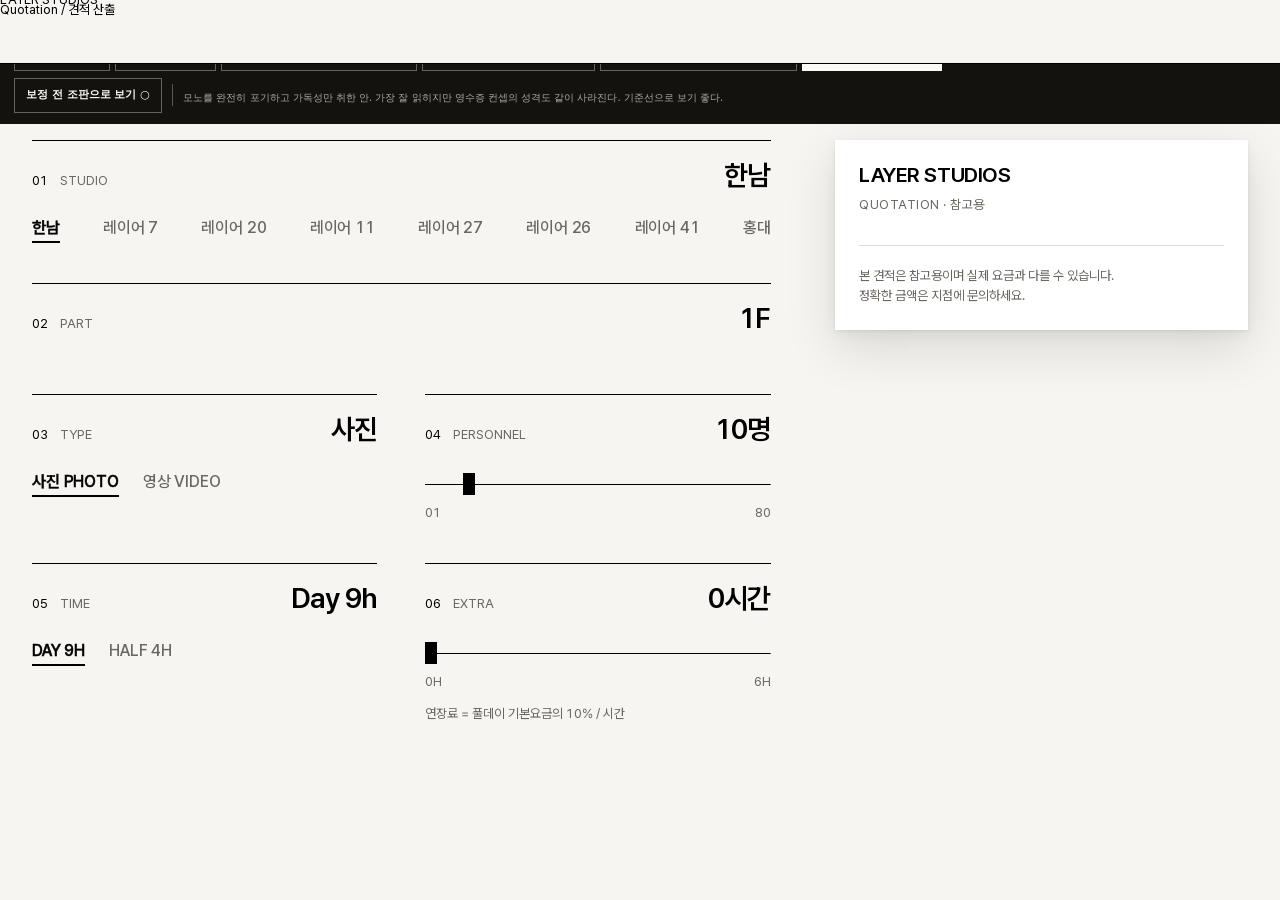
<file: fonts.html>
<!DOCTYPE html>
<html lang="ko">

<head>
    <meta charset="UTF-8">
    <meta name="viewport" content="width=device-width, initial-scale=1.0, viewport-fit=cover">
    <title>폰트 고르기 — LAYER STUDIOS</title>

    <link rel="preconnect" href="https://fonts.googleapis.com">
    <link rel="preconnect" href="https://fonts.gstatic.com" crossorigin>
    <!-- 후보 폰트 전부 미리 불러둔다 -->
    <link
        href="https://fonts.googleapis.com/css2?family=IBM+Plex+Mono:wght@400;500;600;700&family=IBM+Plex+Sans+KR:wght@400;500;600;700&family=Noto+Sans+KR:wght@400;500;700&family=Nanum+Gothic+Coding:wght@400;700&family=Roboto+Mono:wght@400;500;600;700&family=Space+Mono:wght@400;700&family=Gothic+A1:wght@400;500;700&display=swap"
        rel="stylesheet">
    <!-- Pretendard는 저장소에 자체 호스팅된 것을 쓴다 (family: 'Pretendard Variable') -->
    <link rel="stylesheet" href="fonts/pretendard.css">

    <link rel="stylesheet" href="style.css">

    <style>
        /* ── 실험실 바 ─────────────────────────── */
        body {
            padding-top: 92px;
        }

        .lab {
            position: fixed;
            top: 0;
            left: 0;
            right: 0;
            z-index: 200;
            background: #14120f;
            color: #fbfaf7;
            padding: 0.55rem 0.9rem 0.7rem;
            font-family: system-ui, sans-serif;
        }

        .lab-t {
            font-size: 0.58rem;
            letter-spacing: 0.16em;
            text-transform: uppercase;
            opacity: 0.5;
            margin-bottom: 0.45rem;
        }

        .lab-row {
            display: flex;
            flex-wrap: wrap;
            gap: 0.3rem;
            align-items: center;
        }

        .lab button {
            font-family: inherit;
            font-size: 0.7rem;
            font-weight: 600;
            padding: 0.4rem 0.65rem;
            background: transparent;
            color: #fbfaf7;
            border: 1px solid rgba(251, 250, 247, 0.35);
            cursor: pointer;
        }

        .lab button:hover {
            border-color: #fbfaf7;
        }

        .lab button.on {
            background: #fbfaf7;
            color: #14120f;
        }

        .lab .sep {
            width: 1px;
            height: 22px;
            background: rgba(251, 250, 247, 0.3);
            margin: 0 0.35rem;
        }

        .lab-note {
            font-size: 0.62rem;
            opacity: 0.65;
            margin-top: 0.4rem;
            line-height: 1.5;
        }

        /* ── 보정 이전 조판 ─────────────────────
           보정값이 style.css에 반영됐으므로, 이제 이 클래스는 반대로
           '보정 전'(작고·자간 넓고·흐린) 상태를 재현한다. 비교용. */
        body.tight {
            --ink-2: #6b655c;
            --ink-3: #9a9389;
        }

        body.tight .mh-sub {
            font-size: 0.58rem;
            letter-spacing: 0.16em;
        }

        body.tight .row-h {
            font-size: 0.6rem;
            letter-spacing: 0.22em;
        }

        body.tight .row-h em {
            font-size: 0.78rem;
        }

        body.tight .grp {
            font-size: 0.58rem;
            letter-spacing: 0.14em;
        }

        body.tight .opts button {
            font-size: 0.74rem;
        }

        body.tight .scale {
            font-size: 0.56rem;
            letter-spacing: 0.16em;
        }

        body.tight .note {
            font-size: 0.6rem;
        }

        body.tight .paper-in {
            font-size: 0.74rem;
        }

        body.tight .rc-title {
            font-size: 0.72rem;
            letter-spacing: 0.3em;
        }

        body.tight .rc-meta {
            font-size: 0.58rem;
            letter-spacing: 0.1em;
        }

        body.tight .li span:first-child {
            font-size: 0.7rem;
        }

        body.tight .rc-total-k {
            font-size: 0.64rem;
            letter-spacing: 0.24em;
        }

        body.tight .rc-foot {
            font-size: 0.56rem;
        }

        body.tight .peek-k,
        body.tight .peek-cue {
            font-size: 0.59rem;
            letter-spacing: 0.2em;
            opacity: 0.6;
        }

        @media (min-width: 900px) {
            .dock {
                top: 7rem;
            }
        }
    </style>
</head>

<body>
    <div class="lab">
        <div class="lab-t">폰트 고르기 — 실제 화면에 바로 적용됨</div>
        <div class="lab-row" id="lab-fonts"></div>
        <div class="lab-row" style="margin-top:0.45rem">
            <button id="btn-boost">보정 전 조판으로 보기 ○</button>
            <span class="sep"></span>
            <span class="lab-note" id="lab-desc"></span>
        </div>
    </div>

    <header class="masthead">
        <span class="mh-logo">LAYER STUDIOS</span>
        <span class="mh-sub">Quotation / 견적 산출</span>
    </header>

    <main class="workbench">
        <section class="controls">
            <div class="row">
                <div class="row-h"><span class="row-n">01</span>Studio<em id="v-studio">한남</em></div>
                <div class="opts" id="opts-studio">
                    <button data-set="studio" data-v="HANNAM" class="on">한남</button>
                    <button data-set="studio" data-v="LAYER7">레이어 7</button>
                    <button data-set="studio" data-v="LAYER20">레이어 20</button>
                    <button data-set="studio" data-v="LAYER11">레이어 11</button>
                    <button data-set="studio" data-v="LAYER27">레이어 27</button>
                    <button data-set="studio" data-v="LAYER26">레이어 26</button>
                    <button data-set="studio" data-v="LAYER41">레이어 41</button>
                    <button data-set="studio" data-v="HONGDAE">홍대</button>
                </div>
            </div>

            <div class="row">
                <div class="row-h"><span class="row-n">02</span>Part<em id="v-part">1F</em></div>
                <div class="opts" id="opts-part"></div>
            </div>

            <div class="row" id="row-type">
                <div class="row-h"><span class="row-n">03</span>Type<em id="v-type">사진</em></div>
                <div class="opts">
                    <button data-set="type" data-v="photo" class="on">사진 PHOTO</button>
                    <button data-set="type" data-v="video">영상 VIDEO</button>
                </div>
            </div>

            <div class="row">
                <div class="row-h"><span class="row-n">04</span>Personnel<em id="v-personnel">10명</em></div>
                <div class="slider">
                    <input type="range" data-rng="personnel" id="rng-personnel" min="1" max="80" value="10" step="1"
                        aria-label="촬영 인원">
                    <div class="scale"><span>01</span><span>80</span></div>
                </div>
            </div>

            <div class="row" id="row-time">
                <div class="row-h"><span class="row-n">05</span>Time<em id="v-time">Day 9h</em></div>
                <div class="opts" id="time-dayhalf">
                    <button data-set="time" data-v="day" class="on">DAY 9H</button>
                    <button data-set="time" data-v="half">HALF 4H</button>
                </div>
                <div class="slider" id="time-hourly" hidden>
                    <input type="range" data-rng="hours" id="rng-hours" min="1" max="12" value="1" step="1"
                        aria-label="이용 시간">
                    <div class="scale"><span>1H</span><span>12H</span></div>
                </div>
            </div>

            <div class="row" id="row-extra">
                <div class="row-h"><span class="row-n">06</span>Extra<em id="v-extra">0시간</em></div>
                <div class="slider">
                    <input type="range" data-rng="extraHours" id="rng-extra" min="0" max="6" value="0" step="1"
                        aria-label="연장 시간">
                    <div class="scale"><span>0H</span><span>6H</span></div>
                </div>
                <p class="note">연장료 = 풀데이 기본요금의 10% / 시간</p>
            </div>

            <div class="row" id="row-options" hidden>
                <div class="row-h"><span class="row-n">07</span>Options<em class="tag">홍대 전용</em></div>
                <div class="opts opts-check">
                    <button data-opt="GREENHOUSE">그린하우스 <b id="p-greenhouse">+5만원/h</b></button>
                    <button data-opt="BACKGARDEN">백가든 <b id="p-backgarden">+5만원/h</b></button>
                </div>
            </div>
        </section>

        <aside class="dock" id="dock">
            <button class="peek" id="peek" aria-expanded="false" aria-controls="paper">
                <span class="peek-k">Total</span>
                <span class="peek-v" id="peek-v">120만원</span>
                <span class="peek-cue" id="peek-cue">견적서</span>
            </button>
            <div class="paper" id="paper">
                <div class="paper-in">
                    <div class="rc-title">LAYER STUDIOS</div>
                    <div class="rc-meta" id="rc-meta">QUOTATION · 참고용</div>
                    <div id="rc-spec"></div>
                    <div class="rc-rule"></div>
                    <div id="rc-charges"></div>
                    <div id="rc-total"></div>
                    <div id="rc-stamp"></div>
                    <p class="rc-foot">본 견적은 참고용이며 실제 요금과 다를 수 있습니다.<br>정확한 금액은 지점에 문의하세요.</p>
                </div>
            </div>
        </aside>
    </main>

    <div class="dock-scrim" id="dock-scrim"></div>

    <script src="engine.js"></script>
    <script src="app.js"></script>
    <script>
        /* 후보 조합. mono = 숫자·라틴 라벨, kr = 한글 본문 */
        const PAIRS = [
            {
                id: 1, name: '1 · Plex 통일',
                mono: "'IBM Plex Mono'", kr: "'IBM Plex Sans KR'",
                desc: '지금 쓰는 Plex Mono에 같은 가족의 한글(IBM Plex Sans KR)을 붙였다. 폴백이 사라져 라틴과 한글의 인상이 처음으로 일치한다. 영수증 톤 유지에 가장 안전한 선택.'
            },
            {
                id: 2, name: '2 · 한글도 모노',
                mono: "'Nanum Gothic Coding'", kr: "'Nanum Gothic Coding'",
                desc: '한글까지 고정폭인 진짜 모노스페이스. 실제 영수증·전표에 가장 가깝다. 대신 한글 획이 가늘어 작은 크기에서 불리하다 — 조판 보정을 같이 켜고 봐야 한다.'
            },
            {
                id: 3, name: '3 · Pretendard + Plex Mono',
                mono: "'IBM Plex Mono'", kr: "'Pretendard Variable'",
                desc: '한글 UI에서 가장 널리 쓰이는 Pretendard로 본문을, 숫자와 라틴 라벨은 Plex Mono로. 가독성은 최상이고 영수증 느낌도 숫자에 남는다. 실무적으로 가장 무난한 절충.'
            },
            {
                id: 4, name: '4 · Noto + Roboto Mono',
                mono: "'Roboto Mono'", kr: "'Noto Sans KR'",
                desc: 'Roboto Mono는 Plex보다 자족이 크고 획이 두꺼워 작은 크기에서 또렷하다. 개성은 가장 옅지만 안정적이다.'
            },
            {
                id: 5, name: '5 · Gothic A1 + Space Mono',
                mono: "'Space Mono'", kr: "'Gothic A1'",
                desc: 'Space Mono는 세리프가 튀어 전표·타자기 인상이 가장 강하다. 개성은 최고지만 소문자 가독성은 가장 낮다 — 큰 숫자에만 쓰는 편이 낫다.'
            },
            {
                id: 6, name: '6 · Pretendard 단독',
                mono: "'Pretendard Variable'", kr: "'Pretendard Variable'",
                desc: '모노를 완전히 포기하고 가독성만 취한 안. 가장 잘 읽히지만 영수증 컨셉의 성격도 같이 사라진다. 기준선으로 보기 좋다.'
            },
        ];

        const wrap = document.getElementById('lab-fonts');
        const desc = document.getElementById('lab-desc');
        const boostBtn = document.getElementById('btn-boost');

        function apply(p) {
            document.documentElement.style.setProperty('--font-ui', p.mono);
            document.documentElement.style.setProperty('--font-body', p.kr);
            desc.textContent = p.desc;
            wrap.querySelectorAll('button').forEach(b =>
                b.classList.toggle('on', +b.dataset.id === p.id));
        }

        PAIRS.forEach(p => {
            const b = document.createElement('button');
            b.textContent = p.name;
            b.dataset.id = p.id;
            b.addEventListener('click', () => apply(p));
            wrap.appendChild(b);
        });

        boostBtn.addEventListener('click', () => {
            const on = document.body.classList.toggle('tight');
            boostBtn.textContent = on ? '보정 전 조판으로 보기 ●' : '보정 전 조판으로 보기 ○';
            boostBtn.classList.toggle('on', on);
        });

        // 6번(Pretendard 단독)이 채택안이므로 기본값으로 연다
        apply(PAIRS[5]);
    </script>
</body>

</html>
</file>
<file: fonts/inter-tight.css>
/*
Inter Tight — 영문·숫자용. 한글은 Pretendard가 맡는다.
Copyright 2022 The Inter Tight Project Authors (https://github.com/googlefonts/inter-tight)

This Font Software is licensed under the SIL Open Font License, Version 1.1.
The license text is in OFL.txt in this folder, and is also available with a FAQ at:
http://scripts.sil.org/OFL
*/
/* latin — 가변 폰트 한 파일로 굵기 100~900을 모두 쓴다 */
@font-face {
	font-family: 'Inter Tight';
	font-style: normal;
	font-display: swap;
	font-weight: 100 900;
	src: url(./woff2/InterTight.latin.woff2) format('woff2');
	unicode-range: U+0000-00FF, U+0131, U+0152-0153, U+02BB-02BC, U+02C6, U+02DA, U+02DC, U+0304, U+0308, U+0329, U+2000-206F, U+20AC, U+2122, U+2191, U+2193, U+2212, U+2215, U+FEFF, U+FFFD;
}
</file>
<file: fonts/pretendard.css>
/*
Copyright (c) 2021 Kil Hyung-jin, with Reserved Font Name Pretendard.
https://github.com/orioncactus/pretendard

This Font Software is licensed under the SIL Open Font License, Version 1.1.
This license is copied below, and is also available with a FAQ at:
http://scripts.sil.org/OFL
*/
/* [0] */
@font-face {
	font-family: 'Pretendard Variable';
	font-style: normal;
	font-display: swap;
	font-weight: 45 920;
	src: url(./woff2/PretendardVariable.subset.0.woff2) format('woff2-variations');
	unicode-range: U+f9ca-fa0b, U+ff03-ff05, U+ff07, U+ff0a-ff0b, U+ff0d-ff19, U+ff1b, U+ff1d, U+ff20-ff5b, U+ff5d, U+ffe0-ffe3, U+ffe5-ffe6;
}

/* [1] */
@font-face {
	font-family: 'Pretendard Variable';
	font-style: normal;
	font-display: swap;
	font-weight: 45 920;
	src: url(./woff2/PretendardVariable.subset.1.woff2) format('woff2-variations');
	unicode-range: U+d723-d728, U+d72a-d733, U+d735-d748, U+d74a-d74f, U+d752-d753, U+d755-d757, U+d75a-d75f, U+d762-d764, U+d766-d768, U+d76a-d76b, U+d76d-d76f, U+d771-d787, U+d789-d78b, U+d78d-d78f, U+d791-d797, U+d79a, U+d79c, U+d79e-d7a3, U+f900-f909, U+f90b-f92e;
}

/* [2] */
@font-face {
	font-family: 'Pretendard Variable';
	font-style: normal;
	font-display: swap;
	font-weight: 45 920;
	src: url(./woff2/PretendardVariable.subset.2.woff2) format('woff2-variations');
	unicode-range: U+d679-d68b, U+d68e-d69e, U+d6a0, U+d6a2-d6a7, U+d6a9-d6c3, U+d6c6-d6c7, U+d6c9-d6cb, U+d6cd-d6d3, U+d6d5-d6d6, U+d6d8-d6e3, U+d6e5-d6e7, U+d6e9-d6fb, U+d6fd-d717, U+d719-d71f, U+d721-d722;
}

/* [3] */
@font-face {
	font-family: 'Pretendard Variable';
	font-style: normal;
	font-display: swap;
	font-weight: 45 920;
	src: url(./woff2/PretendardVariable.subset.3.woff2) format('woff2-variations');
	unicode-range: U+d5bc-d5c7, U+d5ca-d5cb, U+d5cd-d5cf, U+d5d1-d5d7, U+d5d9-d5da, U+d5dc, U+d5de-d5e3, U+d5e6-d5e7, U+d5e9-d5eb, U+d5ed-d5f6, U+d5f8, U+d5fa-d5ff, U+d602-d603, U+d605-d607, U+d609-d60f, U+d612-d613, U+d616-d61b, U+d61d-d637, U+d63a-d63b, U+d63d-d63f, U+d641-d647, U+d64a-d64c, U+d64e-d653, U+d656-d657, U+d659-d65b, U+d65d-d666, U+d668, U+d66a-d678;
}

/* [4] */
@font-face {
	font-family: 'Pretendard Variable';
	font-style: normal;
	font-display: swap;
	font-weight: 45 920;
	src: url(./woff2/PretendardVariable.subset.4.woff2) format('woff2-variations');
	unicode-range: U+d507, U+d509-d50b, U+d50d-d513, U+d515-d53b, U+d53e-d53f, U+d541-d543, U+d545-d54c, U+d54e, U+d550, U+d552-d557, U+d55a-d55b, U+d55d-d55f, U+d561-d564, U+d566-d567, U+d56a, U+d56c, U+d56e-d573, U+d576-d577, U+d579-d583, U+d585-d586, U+d58a-d5a4, U+d5a6-d5bb;
}

/* [5] */
@font-face {
	font-family: 'Pretendard Variable';
	font-style: normal;
	font-display: swap;
	font-weight: 45 920;
	src: url(./woff2/PretendardVariable.subset.5.woff2) format('woff2-variations');
	unicode-range: U+d464-d477, U+d47a-d47b, U+d47d-d47f, U+d481-d487, U+d489-d48a, U+d48c, U+d48e-d4e7, U+d4e9-d503, U+d505-d506;
}

/* [6] */
@font-face {
	font-family: 'Pretendard Variable';
	font-style: normal;
	font-display: swap;
	font-weight: 45 920;
	src: url(./woff2/PretendardVariable.subset.6.woff2) format('woff2-variations');
	unicode-range: U+d3bf-d3c7, U+d3ca-d3cf, U+d3d1-d3eb, U+d3ee-d3ef, U+d3f1-d3f3, U+d3f5-d3fb, U+d3fd-d400, U+d402-d45b, U+d45d-d463;
}

/* [7] */
@font-face {
	font-family: 'Pretendard Variable';
	font-style: normal;
	font-display: swap;
	font-weight: 45 920;
	src: url(./woff2/PretendardVariable.subset.7.woff2) format('woff2-variations');
	unicode-range: U+d2ff, U+d302-d304, U+d306-d30b, U+d30f, U+d311-d313, U+d315-d31b, U+d31e, U+d322-d324, U+d326-d327, U+d32a-d32b, U+d32d-d32f, U+d331-d337, U+d339-d33c, U+d33e-d37b, U+d37e-d37f, U+d381-d383, U+d385-d38b, U+d38e-d390, U+d392-d397, U+d39a-d39b, U+d39d-d39f, U+d3a1-d3a7, U+d3a9-d3aa, U+d3ac, U+d3ae-d3b3, U+d3b5-d3b7, U+d3b9-d3bb, U+d3bd-d3be;
}

/* [8] */
@font-face {
	font-family: 'Pretendard Variable';
	font-style: normal;
	font-display: swap;
	font-weight: 45 920;
	src: url(./woff2/PretendardVariable.subset.8.woff2) format('woff2-variations');
	unicode-range: U+d257-d27f, U+d281-d29b, U+d29d-d29f, U+d2a1-d2ab, U+d2ad-d2b7, U+d2ba-d2bb, U+d2bd-d2bf, U+d2c1-d2c7, U+d2c9-d2ef, U+d2f2-d2f3, U+d2f5-d2f7, U+d2f9-d2fe;
}

/* [9] */
@font-face {
	font-family: 'Pretendard Variable';
	font-style: normal;
	font-display: swap;
	font-weight: 45 920;
	src: url(./woff2/PretendardVariable.subset.9.woff2) format('woff2-variations');
	unicode-range: U+d1b4, U+d1b6-d1f3, U+d1f5-d22b, U+d22e-d22f, U+d231-d233, U+d235-d23b, U+d23d-d240, U+d242-d256;
}

/* [10] */
@font-face {
	font-family: 'Pretendard Variable';
	font-style: normal;
	font-display: swap;
	font-weight: 45 920;
	src: url(./woff2/PretendardVariable.subset.10.woff2) format('woff2-variations');
	unicode-range: U+d105-d12f, U+d132-d133, U+d135-d137, U+d139-d13f, U+d141-d142, U+d144, U+d146-d14b, U+d14e-d14f, U+d151-d153, U+d155-d15b, U+d15e-d187, U+d189-d19f, U+d1a2-d1a3, U+d1a5-d1a7, U+d1a9-d1af, U+d1b2-d1b3;
}

/* [11] */
@font-face {
	font-family: 'Pretendard Variable';
	font-style: normal;
	font-display: swap;
	font-weight: 45 920;
	src: url(./woff2/PretendardVariable.subset.11.woff2) format('woff2-variations');
	unicode-range: U+d04b-d04f, U+d051-d057, U+d059-d06b, U+d06d-d06f, U+d071-d073, U+d075-d07b, U+d07e-d0a3, U+d0a6-d0a7, U+d0a9-d0ab, U+d0ad-d0b3, U+d0b6, U+d0b8, U+d0ba-d0bf, U+d0c2-d0c3, U+d0c5-d0c7, U+d0c9-d0cf, U+d0d2, U+d0d6-d0db, U+d0de-d0df, U+d0e1-d0e3, U+d0e5-d0eb, U+d0ee-d0f0, U+d0f2-d104;
}

/* [12] */
@font-face {
	font-family: 'Pretendard Variable';
	font-style: normal;
	font-display: swap;
	font-weight: 45 920;
	src: url(./woff2/PretendardVariable.subset.12.woff2) format('woff2-variations');
	unicode-range: U+cfa2-cfc3, U+cfc5-cfdf, U+cfe2-cfe3, U+cfe5-cfe7, U+cfe9-cff4, U+cff6-cffb, U+cffd-cfff, U+d001-d003, U+d005-d017, U+d019-d033, U+d036-d037, U+d039-d03b, U+d03d-d04a;
}

/* [13] */
@font-face {
	font-family: 'Pretendard Variable';
	font-style: normal;
	font-display: swap;
	font-weight: 45 920;
	src: url(./woff2/PretendardVariable.subset.13.woff2) format('woff2-variations');
	unicode-range: U+cef0-cef3, U+cef6, U+cef9-ceff, U+cf01-cf03, U+cf05-cf07, U+cf09-cf0f, U+cf11-cf12, U+cf14-cf1b, U+cf1d-cf1f, U+cf21-cf2f, U+cf31-cf53, U+cf56-cf57, U+cf59-cf5b, U+cf5d-cf63, U+cf66, U+cf68, U+cf6a-cf6f, U+cf71-cf84, U+cf86-cf8b, U+cf8d-cfa1;
}

/* [14] */
@font-face {
	font-family: 'Pretendard Variable';
	font-style: normal;
	font-display: swap;
	font-weight: 45 920;
	src: url(./woff2/PretendardVariable.subset.14.woff2) format('woff2-variations');
	unicode-range: U+ce3c-ce57, U+ce5a-ce5b, U+ce5d-ce5f, U+ce61-ce67, U+ce6a, U+ce6c, U+ce6e-ce73, U+ce76-ce77, U+ce79-ce7b, U+ce7d-ce83, U+ce85-ce88, U+ce8a-ce8f, U+ce91-ce93, U+ce95-ce97, U+ce99-ce9f, U+cea2, U+cea4-ceab, U+cead-cee3, U+cee6-cee7, U+cee9-ceeb, U+ceed-ceef;
}

/* [15] */
@font-face {
	font-family: 'Pretendard Variable';
	font-style: normal;
	font-display: swap;
	font-weight: 45 920;
	src: url(./woff2/PretendardVariable.subset.15.woff2) format('woff2-variations');
	unicode-range: U+cd92-cd93, U+cd96-cd97, U+cd99-cd9b, U+cd9d-cda3, U+cda6-cda8, U+cdaa-cdaf, U+cdb1-cdc3, U+cdc5-cdcb, U+cdcd-cde7, U+cde9-ce03, U+ce05-ce1f, U+ce22-ce34, U+ce36-ce3b;
}

/* [16] */
@font-face {
	font-family: 'Pretendard Variable';
	font-style: normal;
	font-display: swap;
	font-weight: 45 920;
	src: url(./woff2/PretendardVariable.subset.16.woff2) format('woff2-variations');
	unicode-range: U+ccef-cd07, U+cd0a-cd0b, U+cd0d-cd1a, U+cd1c, U+cd1e-cd2b, U+cd2d-cd5b, U+cd5d-cd77, U+cd79-cd91;
}

/* [17] */
@font-face {
	font-family: 'Pretendard Variable';
	font-style: normal;
	font-display: swap;
	font-weight: 45 920;
	src: url(./woff2/PretendardVariable.subset.17.woff2) format('woff2-variations');
	unicode-range: U+cc3f-cc43, U+cc46-cc47, U+cc49-cc4b, U+cc4d-cc53, U+cc55-cc58, U+cc5a-cc5f, U+cc61-cc97, U+cc9a-cc9b, U+cc9d-cc9f, U+cca1-cca7, U+ccaa, U+ccac, U+ccae-ccb3, U+ccb6-ccb7, U+ccb9-ccbb, U+ccbd-cccf, U+ccd1-cce3, U+cce5-ccee;
}

/* [18] */
@font-face {
	font-family: 'Pretendard Variable';
	font-style: normal;
	font-display: swap;
	font-weight: 45 920;
	src: url(./woff2/PretendardVariable.subset.18.woff2) format('woff2-variations');
	unicode-range: U+cb91-cbd3, U+cbd5-cbe3, U+cbe5-cc0b, U+cc0e-cc0f, U+cc11-cc13, U+cc15-cc1b, U+cc1d-cc20, U+cc23-cc27, U+cc2a-cc2b, U+cc2d, U+cc2f, U+cc31-cc37, U+cc3a, U+cc3c;
}

/* [19] */
@font-face {
	font-family: 'Pretendard Variable';
	font-style: normal;
	font-display: swap;
	font-weight: 45 920;
	src: url(./woff2/PretendardVariable.subset.19.woff2) format('woff2-variations');
	unicode-range: U+caf4-cb47, U+cb4a-cb90;
}

/* [20] */
@font-face {
	font-family: 'Pretendard Variable';
	font-style: normal;
	font-display: swap;
	font-weight: 45 920;
	src: url(./woff2/PretendardVariable.subset.20.woff2) format('woff2-variations');
	unicode-range: U+ca4a-ca4b, U+ca4e-ca4f, U+ca51-ca53, U+ca55-ca5b, U+ca5d-ca60, U+ca62-ca83, U+ca85-cabb, U+cabe-cabf, U+cac1-cac3, U+cac5-cacb, U+cacd-cad0, U+cad2, U+cad4-cad8, U+cada-caf3;
}

/* [21] */
@font-face {
	font-family: 'Pretendard Variable';
	font-style: normal;
	font-display: swap;
	font-weight: 45 920;
	src: url(./woff2/PretendardVariable.subset.21.woff2) format('woff2-variations');
	unicode-range: U+c996-c997, U+c99a-c99c, U+c99e-c9bf, U+c9c2-c9c3, U+c9c5-c9c7, U+c9c9-c9cf, U+c9d2, U+c9d4, U+c9d7-c9d8, U+c9db, U+c9de-c9df, U+c9e1-c9e3, U+c9e5-c9e6, U+c9e8-c9eb, U+c9ee-c9f0, U+c9f2-c9f7, U+c9f9-ca0b, U+ca0d-ca28, U+ca2a-ca49;
}

/* [22] */
@font-face {
	font-family: 'Pretendard Variable';
	font-style: normal;
	font-display: swap;
	font-weight: 45 920;
	src: url(./woff2/PretendardVariable.subset.22.woff2) format('woff2-variations');
	unicode-range: U+c8e9-c8f4, U+c8f6-c8fb, U+c8fe-c8ff, U+c901-c903, U+c905-c90b, U+c90e-c910, U+c912-c917, U+c919-c92b, U+c92d-c94f, U+c951-c953, U+c955-c96b, U+c96d-c973, U+c975-c987, U+c98a-c98b, U+c98d-c98f, U+c991-c995;
}

/* [23] */
@font-face {
	font-family: 'Pretendard Variable';
	font-style: normal;
	font-display: swap;
	font-weight: 45 920;
	src: url(./woff2/PretendardVariable.subset.23.woff2) format('woff2-variations');
	unicode-range: U+c841-c84b, U+c84d-c86f, U+c872-c873, U+c875-c877, U+c879-c87f, U+c882-c884, U+c887-c88a, U+c88d-c8c3, U+c8c5-c8df, U+c8e1-c8e8;
}

/* [24] */
@font-face {
	font-family: 'Pretendard Variable';
	font-style: normal;
	font-display: swap;
	font-weight: 45 920;
	src: url(./woff2/PretendardVariable.subset.24.woff2) format('woff2-variations');
	unicode-range: U+c779-c77b, U+c77e-c782, U+c786, U+c78b, U+c78d, U+c78f, U+c792-c793, U+c795, U+c797, U+c799-c79f, U+c7a2, U+c7a7-c7ab, U+c7ae-c7bb, U+c7bd-c7c0, U+c7c2-c7c7, U+c7c9-c7dc, U+c7de-c7ff, U+c802-c803, U+c805-c807, U+c809, U+c80b-c80f, U+c812, U+c814, U+c817-c81b, U+c81e-c81f, U+c821-c823, U+c825-c82e, U+c830-c837, U+c839-c83b, U+c83d-c840;
}

/* [25] */
@font-face {
	font-family: 'Pretendard Variable';
	font-style: normal;
	font-display: swap;
	font-weight: 45 920;
	src: url(./woff2/PretendardVariable.subset.25.woff2) format('woff2-variations');
	unicode-range: U+c6bb-c6bf, U+c6c2, U+c6c4, U+c6c6-c6cb, U+c6ce-c6cf, U+c6d1-c6d3, U+c6d5-c6db, U+c6dd-c6df, U+c6e1-c6e7, U+c6e9-c6eb, U+c6ed-c6ef, U+c6f1-c6f8, U+c6fa-c703, U+c705-c707, U+c709-c70b, U+c70d-c716, U+c718, U+c71a-c71f, U+c722-c723, U+c725-c727, U+c729-c734, U+c736-c73b, U+c73e-c73f, U+c741-c743, U+c745-c74b, U+c74e-c750, U+c752-c757, U+c759-c773, U+c776-c777;
}

/* [26] */
@font-face {
	font-family: 'Pretendard Variable';
	font-style: normal;
	font-display: swap;
	font-weight: 45 920;
	src: url(./woff2/PretendardVariable.subset.26.woff2) format('woff2-variations');
	unicode-range: U+c5f5-c5fb, U+c5fe, U+c602-c605, U+c607, U+c609-c60f, U+c611-c61a, U+c61c-c623, U+c626-c627, U+c629-c62b, U+c62d, U+c62f-c632, U+c636, U+c638, U+c63a-c63f, U+c642-c643, U+c645-c647, U+c649-c652, U+c656-c65b, U+c65d-c65f, U+c661-c663, U+c665-c677, U+c679-c67b, U+c67d-c693, U+c696-c697, U+c699-c69b, U+c69d-c6a3, U+c6a6, U+c6a8, U+c6aa-c6af, U+c6b2-c6b3, U+c6b5-c6b7, U+c6b9-c6ba;
}

/* [27] */
@font-face {
	font-family: 'Pretendard Variable';
	font-style: normal;
	font-display: swap;
	font-weight: 45 920;
	src: url(./woff2/PretendardVariable.subset.27.woff2) format('woff2-variations');
	unicode-range: U+c517-c527, U+c52a-c52b, U+c52d-c52f, U+c531-c538, U+c53a, U+c53c, U+c53e-c543, U+c546-c547, U+c54b, U+c54d-c552, U+c556, U+c55a-c55b, U+c55d, U+c55f, U+c562-c563, U+c565-c567, U+c569-c56f, U+c572, U+c574, U+c576-c57b, U+c57e-c57f, U+c581-c583, U+c585-c586, U+c588-c58b, U+c58e, U+c590, U+c592-c596, U+c599-c5b3, U+c5b6-c5b7, U+c5ba, U+c5be-c5c3, U+c5ca-c5cb, U+c5cd, U+c5cf, U+c5d2-c5d3, U+c5d5-c5d7, U+c5d9-c5df, U+c5e1-c5e2, U+c5e4, U+c5e6-c5eb, U+c5ef, U+c5f1-c5f3;
}

/* [28] */
@font-face {
	font-family: 'Pretendard Variable';
	font-style: normal;
	font-display: swap;
	font-weight: 45 920;
	src: url(./woff2/PretendardVariable.subset.28.woff2) format('woff2-variations');
	unicode-range: U+c475-c4ef, U+c4f2-c4f3, U+c4f5-c4f7, U+c4f9-c4ff, U+c502-c50b, U+c50d-c516;
}

/* [29] */
@font-face {
	font-family: 'Pretendard Variable';
	font-style: normal;
	font-display: swap;
	font-weight: 45 920;
	src: url(./woff2/PretendardVariable.subset.29.woff2) format('woff2-variations');
	unicode-range: U+c3d0-c3d7, U+c3da-c3db, U+c3dd-c3de, U+c3e1-c3ec, U+c3ee-c3f3, U+c3f5-c42b, U+c42d-c463, U+c466-c474;
}

/* [30] */
@font-face {
	font-family: 'Pretendard Variable';
	font-style: normal;
	font-display: swap;
	font-weight: 45 920;
	src: url(./woff2/PretendardVariable.subset.30.woff2) format('woff2-variations');
	unicode-range: U+c32b-c367, U+c36a-c36b, U+c36d-c36f, U+c371-c377, U+c37a-c37b, U+c37e-c383, U+c385-c387, U+c389-c3cf;
}

/* [31] */
@font-face {
	font-family: 'Pretendard Variable';
	font-style: normal;
	font-display: swap;
	font-weight: 45 920;
	src: url(./woff2/PretendardVariable.subset.31.woff2) format('woff2-variations');
	unicode-range: U+c26a-c26b, U+c26d-c26f, U+c271-c273, U+c275-c27b, U+c27e-c287, U+c289-c28f, U+c291-c297, U+c299-c29a, U+c29c-c2a3, U+c2a5-c2a7, U+c2a9-c2ab, U+c2ad-c2b3, U+c2b6, U+c2b8, U+c2ba-c2bb, U+c2bd-c2db, U+c2de-c2df, U+c2e1-c2e2, U+c2e5-c2ea, U+c2ee, U+c2f0, U+c2f2-c2f5, U+c2f7, U+c2fa-c2fb, U+c2fd-c2ff, U+c301-c307, U+c309-c30c, U+c30e-c312, U+c315-c323, U+c325-c328, U+c32a;
}

/* [32] */
@font-face {
	font-family: 'Pretendard Variable';
	font-style: normal;
	font-display: swap;
	font-weight: 45 920;
	src: url(./woff2/PretendardVariable.subset.32.woff2) format('woff2-variations');
	unicode-range: U+c1bc-c1c3, U+c1c5-c1df, U+c1e1-c1fb, U+c1fd-c203, U+c205-c20c, U+c20e, U+c210-c217, U+c21a-c21b, U+c21d-c21e, U+c221-c227, U+c229-c22a, U+c22c, U+c22e, U+c230, U+c233-c24f, U+c251-c257, U+c259-c269;
}

/* [33] */
@font-face {
	font-family: 'Pretendard Variable';
	font-style: normal;
	font-display: swap;
	font-weight: 45 920;
	src: url(./woff2/PretendardVariable.subset.33.woff2) format('woff2-variations');
	unicode-range: U+c101-c11b, U+c11f, U+c121-c123, U+c125-c12b, U+c12e, U+c132-c137, U+c13a-c13b, U+c13d-c13f, U+c141-c147, U+c14a, U+c14c-c153, U+c155-c157, U+c159-c15b, U+c15d-c166, U+c169-c16f, U+c171-c177, U+c179-c18b, U+c18e-c18f, U+c191-c193, U+c195-c19b, U+c19d-c19e, U+c1a0, U+c1a2-c1a4, U+c1a6-c1bb;
}

/* [34] */
@font-face {
	font-family: 'Pretendard Variable';
	font-style: normal;
	font-display: swap;
	font-weight: 45 920;
	src: url(./woff2/PretendardVariable.subset.34.woff2) format('woff2-variations');
	unicode-range: U+c049-c057, U+c059-c05b, U+c05d-c05f, U+c061-c067, U+c069-c08f, U+c091-c0ab, U+c0ae-c0af, U+c0b1-c0b3, U+c0b5, U+c0b7-c0bb, U+c0be, U+c0c2-c0c7, U+c0ca-c0cb, U+c0cd-c0cf, U+c0d1-c0d7, U+c0d9-c0da, U+c0dc, U+c0de-c0e3, U+c0e5-c0eb, U+c0ed-c0f3, U+c0f6, U+c0f8, U+c0fa-c0ff;
}

/* [35] */
@font-face {
	font-family: 'Pretendard Variable';
	font-style: normal;
	font-display: swap;
	font-weight: 45 920;
	src: url(./woff2/PretendardVariable.subset.35.woff2) format('woff2-variations');
	unicode-range: U+bfa7-bfaf, U+bfb1-bfc4, U+bfc6-bfcb, U+bfce-bfcf, U+bfd1-bfd3, U+bfd5-bfdb, U+bfdd-c048;
}

/* [36] */
@font-face {
	font-family: 'Pretendard Variable';
	font-style: normal;
	font-display: swap;
	font-weight: 45 920;
	src: url(./woff2/PretendardVariable.subset.36.woff2) format('woff2-variations');
	unicode-range: U+bf07, U+bf09-bf3f, U+bf41-bf4f, U+bf52-bf54, U+bf56-bfa6;
}

/* [37] */
@font-face {
	font-family: 'Pretendard Variable';
	font-style: normal;
	font-display: swap;
	font-weight: 45 920;
	src: url(./woff2/PretendardVariable.subset.37.woff2) format('woff2-variations');
	unicode-range: U+be56, U+be58, U+be5c-be5f, U+be62-be63, U+be65-be67, U+be69-be74, U+be76-be7b, U+be7e-be7f, U+be81-be8e, U+be90, U+be92-bea7, U+bea9-becf, U+bed2-bed3, U+bed5-bed6, U+bed9-bee3, U+bee6-bf06;
}

/* [38] */
@font-face {
	font-family: 'Pretendard Variable';
	font-style: normal;
	font-display: swap;
	font-weight: 45 920;
	src: url(./woff2/PretendardVariable.subset.38.woff2) format('woff2-variations');
	unicode-range: U+bdb0-bdd3, U+bdd5-bdef, U+bdf1-be0b, U+be0d-be0f, U+be11-be13, U+be15-be43, U+be46-be47, U+be49-be4b, U+be4d-be53;
}

/* [39] */
@font-face {
	font-family: 'Pretendard Variable';
	font-style: normal;
	font-display: swap;
	font-weight: 45 920;
	src: url(./woff2/PretendardVariable.subset.39.woff2) format('woff2-variations');
	unicode-range: U+bd03, U+bd06, U+bd08, U+bd0a-bd0f, U+bd11-bd22, U+bd25-bd47, U+bd49-bd58, U+bd5a-bd7f, U+bd82-bd83, U+bd85-bd87, U+bd8a-bd8f, U+bd91-bd92, U+bd94, U+bd96-bd98, U+bd9a-bdaf;
}

/* [40] */
@font-face {
	font-family: 'Pretendard Variable';
	font-style: normal;
	font-display: swap;
	font-weight: 45 920;
	src: url(./woff2/PretendardVariable.subset.40.woff2) format('woff2-variations');
	unicode-range: U+bc4e-bc83, U+bc86-bc87, U+bc89-bc8b, U+bc8d-bc93, U+bc96, U+bc98, U+bc9b-bc9f, U+bca2-bca3, U+bca5-bca7, U+bca9-bcb2, U+bcb4-bcbb, U+bcbe-bcbf, U+bcc1-bcc3, U+bcc5-bccc, U+bcce-bcd0, U+bcd2-bcd4, U+bcd6-bcf3, U+bcf7, U+bcf9-bcfb, U+bcfd-bd02;
}

/* [41] */
@font-face {
	font-family: 'Pretendard Variable';
	font-style: normal;
	font-display: swap;
	font-weight: 45 920;
	src: url(./woff2/PretendardVariable.subset.41.woff2) format('woff2-variations');
	unicode-range: U+bb90-bba3, U+bba5-bbab, U+bbad-bbbf, U+bbc1-bbf7, U+bbfa-bbfb, U+bbfd-bbfe, U+bc01-bc07, U+bc09-bc0a, U+bc0e, U+bc10, U+bc12-bc13, U+bc17, U+bc19-bc1a, U+bc1e, U+bc20-bc23, U+bc26, U+bc28, U+bc2a-bc2c, U+bc2e-bc2f, U+bc32-bc33, U+bc35-bc37, U+bc39-bc3f, U+bc41-bc42, U+bc44, U+bc46-bc48, U+bc4a-bc4d;
}

/* [42] */
@font-face {
	font-family: 'Pretendard Variable';
	font-style: normal;
	font-display: swap;
	font-weight: 45 920;
	src: url(./woff2/PretendardVariable.subset.42.woff2) format('woff2-variations');
	unicode-range: U+bae6-bafb, U+bafd-bb17, U+bb19-bb33, U+bb37, U+bb39-bb3a, U+bb3d-bb43, U+bb45-bb46, U+bb48, U+bb4a-bb4f, U+bb51-bb53, U+bb55-bb57, U+bb59-bb62, U+bb64-bb8f;
}

/* [43] */
@font-face {
	font-family: 'Pretendard Variable';
	font-style: normal;
	font-display: swap;
	font-weight: 45 920;
	src: url(./woff2/PretendardVariable.subset.43.woff2) format('woff2-variations');
	unicode-range: U+ba30-ba37, U+ba3a-ba3b, U+ba3d-ba3f, U+ba41-ba47, U+ba49-ba4a, U+ba4c, U+ba4e-ba53, U+ba56-ba57, U+ba59-ba5b, U+ba5d-ba63, U+ba65-ba66, U+ba68-ba6f, U+ba71-ba73, U+ba75-ba77, U+ba79-ba84, U+ba86, U+ba88-baa7, U+baaa, U+baad-baaf, U+bab1-bab7, U+baba, U+babc, U+babe-bae5;
}

/* [44] */
@font-face {
	font-family: 'Pretendard Variable';
	font-style: normal;
	font-display: swap;
	font-weight: 45 920;
	src: url(./woff2/PretendardVariable.subset.44.woff2) format('woff2-variations');
	unicode-range: U+b96e-b973, U+b976-b977, U+b979-b97b, U+b97d-b983, U+b986, U+b988, U+b98a-b98d, U+b98f-b9ab, U+b9ae-b9af, U+b9b1-b9b3, U+b9b5-b9bb, U+b9be, U+b9c0, U+b9c2-b9c7, U+b9ca-b9cb, U+b9cd, U+b9d2-b9d7, U+b9da, U+b9dc, U+b9df-b9e0, U+b9e2, U+b9e6-b9e7, U+b9e9-b9f3, U+b9f6, U+b9f8, U+b9fb-ba2f;
}

/* [45] */
@font-face {
	font-family: 'Pretendard Variable';
	font-style: normal;
	font-display: swap;
	font-weight: 45 920;
	src: url(./woff2/PretendardVariable.subset.45.woff2) format('woff2-variations');
	unicode-range: U+b8bf-b8cb, U+b8cd-b8e0, U+b8e2-b8e7, U+b8ea-b8eb, U+b8ed-b8ef, U+b8f1-b8f7, U+b8fa, U+b8fc, U+b8fe-b903, U+b905-b917, U+b919-b91f, U+b921-b93b, U+b93d-b957, U+b95a-b95b, U+b95d-b95f, U+b961-b967, U+b969-b96c;
}

/* [46] */
@font-face {
	font-family: 'Pretendard Variable';
	font-style: normal;
	font-display: swap;
	font-weight: 45 920;
	src: url(./woff2/PretendardVariable.subset.46.woff2) format('woff2-variations');
	unicode-range: U+b80d-b80f, U+b811-b817, U+b81a, U+b81c-b823, U+b826-b827, U+b829-b82b, U+b82d-b833, U+b836, U+b83a-b83f, U+b841-b85b, U+b85e-b85f, U+b861-b863, U+b865-b86b, U+b86e, U+b870, U+b872-b8af, U+b8b1-b8be;
}

/* [47] */
@font-face {
	font-family: 'Pretendard Variable';
	font-style: normal;
	font-display: swap;
	font-weight: 45 920;
	src: url(./woff2/PretendardVariable.subset.47.woff2) format('woff2-variations');
	unicode-range: U+b74d-b75f, U+b761-b763, U+b765-b774, U+b776-b77b, U+b77e-b77f, U+b781-b783, U+b785-b78b, U+b78e, U+b792-b796, U+b79a-b79b, U+b79d-b7a7, U+b7aa, U+b7ae-b7b3, U+b7b6-b7c8, U+b7ca-b7eb, U+b7ee-b7ef, U+b7f1-b7f3, U+b7f5-b7fb, U+b7fe, U+b802-b806, U+b80a-b80b;
}

/* [48] */
@font-face {
	font-family: 'Pretendard Variable';
	font-style: normal;
	font-display: swap;
	font-weight: 45 920;
	src: url(./woff2/PretendardVariable.subset.48.woff2) format('woff2-variations');
	unicode-range: U+b6a7-b6aa, U+b6ac-b6b0, U+b6b2-b6ef, U+b6f1-b727, U+b72a-b72b, U+b72d-b72e, U+b731-b737, U+b739-b73a, U+b73c-b743, U+b745-b74c;
}

/* [49] */
@font-face {
	font-family: 'Pretendard Variable';
	font-style: normal;
	font-display: swap;
	font-weight: 45 920;
	src: url(./woff2/PretendardVariable.subset.49.woff2) format('woff2-variations');
	unicode-range: U+b605-b60f, U+b612-b617, U+b619-b624, U+b626-b69b, U+b69e-b6a3, U+b6a5-b6a6;
}

/* [50] */
@font-face {
	font-family: 'Pretendard Variable';
	font-style: normal;
	font-display: swap;
	font-weight: 45 920;
	src: url(./woff2/PretendardVariable.subset.50.woff2) format('woff2-variations');
	unicode-range: U+b55f, U+b562-b583, U+b585-b59f, U+b5a2-b5a3, U+b5a5-b5a7, U+b5a9-b5b2, U+b5b5-b5ba, U+b5bd-b604;
}

/* [51] */
@font-face {
	font-family: 'Pretendard Variable';
	font-style: normal;
	font-display: swap;
	font-weight: 45 920;
	src: url(./woff2/PretendardVariable.subset.51.woff2) format('woff2-variations');
	unicode-range: U+b4a5-b4b6, U+b4b8-b4bf, U+b4c1-b4c7, U+b4c9-b4db, U+b4de-b4df, U+b4e1-b4e2, U+b4e5-b4eb, U+b4ee, U+b4f0, U+b4f2-b513, U+b516-b517, U+b519-b51a, U+b51d-b523, U+b526, U+b528, U+b52b-b52f, U+b532-b533, U+b535-b537, U+b539-b53f, U+b541-b544, U+b546-b54b, U+b54d-b54f, U+b551-b55b, U+b55d-b55e;
}

/* [52] */
@font-face {
	font-family: 'Pretendard Variable';
	font-style: normal;
	font-display: swap;
	font-weight: 45 920;
	src: url(./woff2/PretendardVariable.subset.52.woff2) format('woff2-variations');
	unicode-range: U+b3f8-b3fb, U+b3fd-b40f, U+b411-b417, U+b419-b41b, U+b41d-b41f, U+b421-b427, U+b42a-b42b, U+b42d-b44f, U+b452-b453, U+b455-b457, U+b459-b45f, U+b462-b464, U+b466-b46b, U+b46d-b47f, U+b481-b4a3;
}

/* [53] */
@font-face {
	font-family: 'Pretendard Variable';
	font-style: normal;
	font-display: swap;
	font-weight: 45 920;
	src: url(./woff2/PretendardVariable.subset.53.woff2) format('woff2-variations');
	unicode-range: U+b342-b353, U+b356-b357, U+b359-b35b, U+b35d-b35e, U+b360-b363, U+b366, U+b368, U+b36a-b36d, U+b36f, U+b372-b373, U+b375-b377, U+b379-b37f, U+b381-b382, U+b384, U+b386-b38b, U+b38d-b3c3, U+b3c6-b3c7, U+b3c9-b3ca, U+b3cd-b3d3, U+b3d6, U+b3d8, U+b3da-b3f7;
}

/* [54] */
@font-face {
	font-family: 'Pretendard Variable';
	font-style: normal;
	font-display: swap;
	font-weight: 45 920;
	src: url(./woff2/PretendardVariable.subset.54.woff2) format('woff2-variations');
	unicode-range: U+b27c-b283, U+b285-b28f, U+b292-b293, U+b295-b297, U+b29a-b29f, U+b2a1-b2a4, U+b2a7-b2a9, U+b2ab, U+b2ad-b2c7, U+b2ca-b2cb, U+b2cd-b2cf, U+b2d1-b2d7, U+b2da, U+b2dc, U+b2de-b2e3, U+b2e7, U+b2e9-b2ea, U+b2ef-b2f3, U+b2f6, U+b2f8, U+b2fa-b2fb, U+b2fd-b2fe, U+b302-b303, U+b305-b307, U+b309-b30f, U+b312, U+b316-b31b, U+b31d-b341;
}

/* [55] */
@font-face {
	font-family: 'Pretendard Variable';
	font-style: normal;
	font-display: swap;
	font-weight: 45 920;
	src: url(./woff2/PretendardVariable.subset.55.woff2) format('woff2-variations');
	unicode-range: U+b1d6-b1e7, U+b1e9-b1fc, U+b1fe-b203, U+b206-b207, U+b209-b20b, U+b20d-b213, U+b216-b21f, U+b221-b257, U+b259-b273, U+b275-b27b;
}

/* [56] */
@font-face {
	font-family: 'Pretendard Variable';
	font-style: normal;
	font-display: swap;
	font-weight: 45 920;
	src: url(./woff2/PretendardVariable.subset.56.woff2) format('woff2-variations');
	unicode-range: U+b120-b122, U+b126-b127, U+b129-b12b, U+b12d-b133, U+b136, U+b138, U+b13a-b13f, U+b142-b143, U+b145-b14f, U+b151-b153, U+b156-b157, U+b159-b177, U+b17a-b17b, U+b17d-b17f, U+b181-b187, U+b189-b18c, U+b18e-b191, U+b195-b1a7, U+b1a9-b1cb, U+b1cd-b1d5;
}

/* [57] */
@font-face {
	font-family: 'Pretendard Variable';
	font-style: normal;
	font-display: swap;
	font-weight: 45 920;
	src: url(./woff2/PretendardVariable.subset.57.woff2) format('woff2-variations');
	unicode-range: U+b05f-b07b, U+b07e-b07f, U+b081-b083, U+b085-b08b, U+b08d-b097, U+b09b, U+b09d-b09f, U+b0a2-b0a7, U+b0aa, U+b0b0, U+b0b2, U+b0b6-b0b7, U+b0b9-b0bb, U+b0bd-b0c3, U+b0c6-b0c7, U+b0ca-b0cf, U+b0d1-b0df, U+b0e1-b0e4, U+b0e6-b107, U+b10a-b10b, U+b10d-b10f, U+b111-b112, U+b114-b117, U+b119-b11a, U+b11c-b11f;
}

/* [58] */
@font-face {
	font-family: 'Pretendard Variable';
	font-style: normal;
	font-display: swap;
	font-weight: 45 920;
	src: url(./woff2/PretendardVariable.subset.58.woff2) format('woff2-variations');
	unicode-range: U+afac-afb7, U+afba-afbb, U+afbd-afbf, U+afc1-afc6, U+afca-afcc, U+afce-afd3, U+afd5-afe7, U+afe9-afef, U+aff1-b00b, U+b00d-b00f, U+b011-b013, U+b015-b01b, U+b01d-b027, U+b029-b043, U+b045-b047, U+b049, U+b04b, U+b04d-b052, U+b055-b056, U+b058-b05c, U+b05e;
}

/* [59] */
@font-face {
	font-family: 'Pretendard Variable';
	font-style: normal;
	font-display: swap;
	font-weight: 45 920;
	src: url(./woff2/PretendardVariable.subset.59.woff2) format('woff2-variations');
	unicode-range: U+af03-af07, U+af09-af2b, U+af2e-af33, U+af35-af3b, U+af3e-af40, U+af44-af47, U+af4a-af5c, U+af5e-af63, U+af65-af7f, U+af81-afab;
}

/* [60] */
@font-face {
	font-family: 'Pretendard Variable';
	font-style: normal;
	font-display: swap;
	font-weight: 45 920;
	src: url(./woff2/PretendardVariable.subset.60.woff2) format('woff2-variations');
	unicode-range: U+ae56-ae5b, U+ae5e-ae60, U+ae62-ae64, U+ae66-ae67, U+ae69-ae6b, U+ae6d-ae83, U+ae85-aebb, U+aebf, U+aec1-aec3, U+aec5-aecb, U+aece, U+aed0, U+aed2-aed7, U+aed9-aef3, U+aef5-af02;
}

/* [61] */
@font-face {
	font-family: 'Pretendard Variable';
	font-style: normal;
	font-display: swap;
	font-weight: 45 920;
	src: url(./woff2/PretendardVariable.subset.61.woff2) format('woff2-variations');
	unicode-range: U+ad9c-ada3, U+ada5-adbf, U+adc1-adc3, U+adc5-adc7, U+adc9-add2, U+add4-addb, U+addd-addf, U+ade1-ade3, U+ade5-adf7, U+adfa-adfb, U+adfd-adff, U+ae02-ae07, U+ae0a, U+ae0c, U+ae0e-ae13, U+ae15-ae2f, U+ae31-ae33, U+ae35-ae37, U+ae39-ae3f, U+ae42, U+ae44, U+ae46-ae49, U+ae4b, U+ae4f, U+ae51-ae53, U+ae55;
}

/* [62] */
@font-face {
	font-family: 'Pretendard Variable';
	font-style: normal;
	font-display: swap;
	font-weight: 45 920;
	src: url(./woff2/PretendardVariable.subset.62.woff2) format('woff2-variations');
	unicode-range: U+ace2-ace3, U+ace5-ace6, U+ace9-acef, U+acf2, U+acf4, U+acf7-acfb, U+acfe-acff, U+ad01-ad03, U+ad05-ad0b, U+ad0d-ad10, U+ad12-ad1b, U+ad1d-ad33, U+ad35-ad48, U+ad4a-ad4f, U+ad51-ad6b, U+ad6e-ad6f, U+ad71-ad72, U+ad77-ad7c, U+ad7e, U+ad80, U+ad82-ad87, U+ad89-ad8b, U+ad8d-ad8f, U+ad91-ad9b;
}

/* [63] */
@font-face {
	font-family: 'Pretendard Variable';
	font-style: normal;
	font-display: swap;
	font-weight: 45 920;
	src: url(./woff2/PretendardVariable.subset.63.woff2) format('woff2-variations');
	unicode-range: U+ac25-ac2c, U+ac2e, U+ac30, U+ac32-ac37, U+ac39-ac3f, U+ac41-ac4c, U+ac4e-ac6f, U+ac72-ac73, U+ac75-ac76, U+ac79-ac7f, U+ac82, U+ac84-ac88, U+ac8a-ac8b, U+ac8d-ac8f, U+ac91-ac93, U+ac95-ac9b, U+ac9d-ac9e, U+aca1-aca7, U+acab, U+acad-acaf, U+acb1-acb7, U+acba-acbb, U+acbe-acc0, U+acc2-acc3, U+acc5-acdf;
}

/* [64] */
@font-face {
	font-family: 'Pretendard Variable';
	font-style: normal;
	font-display: swap;
	font-weight: 45 920;
	src: url(./woff2/PretendardVariable.subset.64.woff2) format('woff2-variations');
	unicode-range: U+99df, U+99ed, U+99f1, U+99ff, U+9a01, U+9a08, U+9a0e-9a0f, U+9a19, U+9a2b, U+9a30, U+9a36-9a37, U+9a40, U+9a43, U+9a45, U+9a4d, U+9a55, U+9a57, U+9a5a-9a5b, U+9a5f, U+9a62, U+9a65, U+9a69-9a6a, U+9aa8, U+9ab8, U+9ad3, U+9ae5, U+9aee, U+9b1a, U+9b27, U+9b2a, U+9b31, U+9b3c, U+9b41-9b45, U+9b4f, U+9b54, U+9b5a, U+9b6f, U+9b8e, U+9b91, U+9b9f, U+9bab, U+9bae, U+9bc9, U+9bd6, U+9be4, U+9be8, U+9c0d, U+9c10, U+9c12, U+9c15, U+9c25, U+9c32, U+9c3b, U+9c47, U+9c49, U+9c57, U+9ce5, U+9ce7, U+9ce9, U+9cf3-9cf4, U+9cf6, U+9d09, U+9d1b, U+9d26, U+9d28, U+9d3b, U+9d51, U+9d5d, U+9d60-9d61, U+9d6c, U+9d72, U+9da9, U+9daf, U+9db4, U+9dc4, U+9dd7, U+9df2, U+9df8-9dfa, U+9e1a, U+9e1e, U+9e75, U+9e79, U+9e7d, U+9e7f, U+9e92-9e93, U+9e97, U+9e9d, U+9e9f, U+9ea5, U+9eb4-9eb5, U+9ebb, U+9ebe, U+9ec3, U+9ecd-9ece, U+9ed4, U+9ed8, U+9edb-9edc, U+9ede, U+9ee8, U+9ef4, U+9f07-9f08, U+9f0e, U+9f13, U+9f20, U+9f3b, U+9f4a-9f4b, U+9f4e, U+9f52, U+9f5f, U+9f61, U+9f67, U+9f6a, U+9f6c, U+9f77, U+9f8d, U+9f90, U+9f95, U+9f9c, U+ac02-ac03, U+ac05-ac06, U+ac09-ac0f, U+ac17-ac18, U+ac1b, U+ac1e-ac1f, U+ac21-ac23;
}

/* [65] */
@font-face {
	font-family: 'Pretendard Variable';
	font-style: normal;
	font-display: swap;
	font-weight: 45 920;
	src: url(./woff2/PretendardVariable.subset.65.woff2) format('woff2-variations');
	unicode-range: U+338c-339c, U+339f-33a0, U+33a2-33cb, U+33cf-33d0, U+33d3, U+33d6, U+33d8, U+33db-33dd, U+4e01, U+4e03, U+4e07-4e08, U+4e11, U+4e14-4e15, U+4e18-4e19, U+4e1e, U+4e32, U+4e38-4e39, U+4e42-4e43, U+4e45, U+4e4d-4e4f, U+4e56, U+4e58-4e59, U+4e5d-4e5e, U+4e6b, U+4e6d, U+4e73, U+4e76-4e77, U+4e7e, U+4e82, U+4e86, U+4e88, U+4e8e, U+4e90-4e92, U+4e94-4e95, U+4e98, U+4e9b, U+4e9e, U+4ea1-4ea2, U+4ea4-4ea6, U+4ea8, U+4eab, U+4ead-4eae, U+4eb6, U+4ec0-4ec1, U+4ec4, U+4ec7, U+4ecb, U+4ecd, U+4ed4-4ed5, U+4ed7-4ed9, U+4edd, U+4edf, U+4ee4, U+4ef0, U+4ef2, U+4ef6-4ef7, U+4efb, U+4f01, U+4f09, U+4f0b, U+4f0d-4f11, U+4f2f, U+4f34, U+4f36, U+4f38, U+4f3a, U+4f3c-4f3d;
}

/* [66] */
@font-face {
	font-family: 'Pretendard Variable';
	font-style: normal;
	font-display: swap;
	font-weight: 45 920;
	src: url(./woff2/PretendardVariable.subset.66.woff2) format('woff2-variations');
	unicode-range: U+3136, U+3138, U+313a-3140, U+3143-3144, U+3150, U+3152, U+3154-3156, U+3158-315b, U+315d-315f, U+3162, U+3164-318c, U+318e, U+3200-321b, U+3231, U+3239, U+3251-325a, U+3260-327b, U+327e-327f, U+328a-3290, U+3294, U+329e, U+32a5, U+3380-3384, U+3388-338b;
}

/* [67] */
@font-face {
	font-family: 'Pretendard Variable';
	font-style: normal;
	font-display: swap;
	font-weight: 45 920;
	src: url(./woff2/PretendardVariable.subset.67.woff2) format('woff2-variations');
	unicode-range: U+2f7d, U+2f7f-2f8b, U+2f8e-2f90, U+2f92-2f97, U+2f99-2fa0, U+2fa2-2fa3, U+2fa5-2fa9, U+2fac-2fb1, U+2fb3-2fbc, U+2fc1-2fca, U+2fcd-2fd4, U+3003, U+3012-3019, U+301c, U+301e-3020, U+3036, U+3041, U+3043, U+3045, U+3047, U+3049, U+304e, U+3050, U+3052, U+3056, U+305a, U+305c, U+305e, U+3062, U+3065, U+306c, U+3070-307d, U+3080, U+3085, U+3087, U+308e, U+3090-3091, U+30a1, U+30a5, U+30a9, U+30ae, U+30b1-30b2, U+30b4, U+30b6, U+30bc-30be, U+30c2, U+30c5, U+30cc, U+30d2, U+30d4, U+30d8-30dd, U+30e4, U+30e6, U+30e8, U+30ee, U+30f0-30f2, U+30f4-30f6, U+3133, U+3135;
}

/* [68] */
@font-face {
	font-family: 'Pretendard Variable';
	font-style: normal;
	font-display: swap;
	font-weight: 45 920;
	src: url(./woff2/PretendardVariable.subset.68.woff2) format('woff2-variations');
	unicode-range: U+2541-254b, U+25a4-25a9, U+25b1, U+25b5, U+25b9, U+25bf, U+25c1, U+25c3, U+25c9-25ca, U+25cc, U+25ce, U+25d0-25d1, U+25e6, U+25ef, U+260f, U+261d, U+261f, U+262f, U+2660, U+2664, U+2667-2669, U+266d, U+266f, U+2716, U+271a, U+273d, U+2756, U+2776-277f, U+278a-2793, U+2963, U+2965, U+2ac5-2ac6, U+2acb-2acc, U+2f00, U+2f04, U+2f06, U+2f08, U+2f0a-2f0b, U+2f11-2f12, U+2f14, U+2f17-2f18, U+2f1c-2f1d, U+2f1f-2f20, U+2f23-2f26, U+2f28-2f29, U+2f2b, U+2f2d, U+2f2f-2f32, U+2f38, U+2f3c-2f40, U+2f42-2f4c, U+2f4f-2f52, U+2f54-2f58, U+2f5a-2f66, U+2f69-2f70, U+2f72-2f76, U+2f78, U+2f7a-2f7c;
}

/* [69] */
@font-face {
	font-family: 'Pretendard Variable';
	font-style: normal;
	font-display: swap;
	font-weight: 45 920;
	src: url(./woff2/PretendardVariable.subset.69.woff2) format('woff2-variations');
	unicode-range: U+2479-2487, U+249c-24d1, U+24d3-24d7, U+24d9-24e9, U+24eb-24f4, U+2500-2501, U+2503, U+250c-2513, U+2515-2516, U+2518-2540;
}

/* [70] */
@font-face {
	font-family: 'Pretendard Variable';
	font-style: normal;
	font-display: swap;
	font-weight: 45 920;
	src: url(./woff2/PretendardVariable.subset.70.woff2) format('woff2-variations');
	unicode-range: U+215b-215e, U+2162-2169, U+2170-2179, U+2195-2199, U+21b0-21b4, U+21bc, U+21c0, U+21c4-21c5, U+21cd, U+21cf-21d4, U+21e0-21e3, U+21e6-21e9, U+2200, U+2202-2203, U+2206-2209, U+220b-220c, U+220f, U+2211, U+2213, U+221a, U+221d-2220, U+2222, U+2225-2227, U+2229-222c, U+222e, U+2234-2237, U+223d, U+2243, U+2245, U+2248, U+2250-2253, U+225a, U+2260-2262, U+2264-2267, U+226a-226b, U+226e-2273, U+2276-2277, U+2279-227b, U+2280-2287, U+228a-228b, U+2295-2297, U+22a3-22a5, U+22bb-22bc, U+22ce-22cf, U+22da-22db, U+22ee-22ef, U+2306, U+2312, U+2314, U+2467-2478;
}

/* [71] */
@font-face {
	font-family: 'Pretendard Variable';
	font-style: normal;
	font-display: swap;
	font-weight: 45 920;
	src: url(./woff2/PretendardVariable.subset.71.woff2) format('woff2-variations');
	unicode-range: U+81-82, U+84, U+a2-a5, U+a7-a8, U+aa, U+ac, U+b1-b3, U+b6, U+b8-ba, U+bc-be, U+c0, U+c2, U+c6-cb, U+ce-d0, U+d4, U+d8-d9, U+db-dc, U+de-df, U+e6, U+eb, U+ee-f0, U+f4, U+f7-f9, U+fb, U+fe-ff, U+111, U+126-127, U+132-133, U+138, U+13f-142, U+149-14b, U+152-153, U+166-167, U+2bc, U+2c7, U+2d0, U+2d8-2d9, U+2db-2dd, U+391-394, U+396-3a1, U+3a3-3a9, U+3b2-3b6, U+3b8, U+3bc, U+3be-3c1, U+3c3-3c9, U+2010, U+2015-2016, U+2018-2019, U+201b, U+201f-2021, U+2025, U+2030, U+2033-2036, U+203c, U+203e, U+2042, U+2074, U+207a-207f, U+2081-2084, U+2109, U+2113, U+2116, U+2121, U+2126, U+212b, U+2153-2154;
}

/* [72] */
@font-face {
	font-family: 'Pretendard Variable';
	font-style: normal;
	font-display: swap;
	font-weight: 45 920;
	src: url(./woff2/PretendardVariable.subset.72.woff2) format('woff2-variations');
	unicode-range: U+e8, U+2da, U+2160, U+2194, U+3054, U+3058, U+306d, U+3086, U+308d, U+30ac, U+30bb, U+30c4, U+30cd-30ce, U+30e2, U+3132, U+3146, U+3149, U+339d, U+4e3b, U+4f0a, U+4fdd, U+4fe1, U+5409, U+540c, U+5834, U+592a-592b, U+5b9a, U+5dde, U+5e0c, U+5e73, U+5f0f, U+60f3, U+653f, U+661f, U+662f, U+667a, U+683c, U+6b4c, U+6c11, U+767c, U+76ee, U+76f4, U+77f3, U+79d1, U+7a7a, U+7b2c, U+7d22, U+8207, U+8a00, U+8a71, U+9280, U+9580, U+958b, U+96c6, U+9762, U+98df, U+9ed1, U+ac2d, U+adc8, U+add3, U+af48, U+b014, U+b134-b135, U+b158, U+b2aa, U+b35f, U+b6a4, U+b9cf, U+bb63, U+bd23, U+be91, U+c29b, U+c3f4, U+c42c, U+c55c, U+c573, U+c58f, U+c78c, U+c7dd, U+c8f5, U+cad1, U+cc48, U+cf10, U+cf20, U+d03c, U+d07d, U+d2a0, U+d30e, U+d38d, U+d3a8, U+d3c8, U+d5e5, U+d5f9, U+d6e4, U+f90a, U+ff02, U+ff1c;
}

/* [73] */
@font-face {
	font-family: 'Pretendard Variable';
	font-style: normal;
	font-display: swap;
	font-weight: 45 920;
	src: url(./woff2/PretendardVariable.subset.73.woff2) format('woff2-variations');
	unicode-range: U+3b1, U+2466, U+25a1, U+25a3, U+261c, U+3008-3009, U+305b, U+305d, U+3069, U+30a7, U+30ba, U+30cf, U+30ef, U+3151, U+3157, U+4e4b, U+4e5f, U+4e8c, U+4eca, U+4ed6, U+4f5b, U+50cf, U+5149, U+5165, U+5171, U+5229, U+529b, U+5316, U+539f, U+53f2, U+571f, U+5728, U+58eb, U+591c, U+5b78, U+5c11, U+5c55, U+5ddd, U+5e02, U+5fb7, U+60c5, U+610f, U+611f, U+6625, U+66f8, U+6797, U+679c, U+682a, U+6d2a, U+706b, U+7406, U+767b, U+76f8, U+77e5, U+7acb, U+898b, U+8a69, U+8def, U+8fd1, U+901a, U+90e8, U+91cd, U+975e, U+ae14, U+ae6c, U+aec0, U+afc7, U+afc9, U+b01c, U+b028, U+b308, U+b311, U+b314, U+b31c, U+b524, U+b560, U+b764, U+b920, U+b9e3, U+bd48, U+be7d, U+c0db, U+c231, U+c270, U+c2e3, U+c37d, U+c3ed, U+c530, U+c6a5, U+c6dc, U+c7a4, U+c954, U+c974, U+d000, U+d565, U+d667, U+d6c5, U+d79d, U+ff1e;
}

/* [74] */
@font-face {
	font-family: 'Pretendard Variable';
	font-style: normal;
	font-display: swap;
	font-weight: 45 920;
	src: url(./woff2/PretendardVariable.subset.74.woff2) format('woff2-variations');
	unicode-range: U+131, U+2032, U+2465, U+2642, U+3048, U+3051, U+3083-3084, U+308f, U+30c0, U+30d1, U+30d3, U+30d6, U+30df, U+30e7, U+3153, U+4e16, U+4e8b, U+4ee5, U+5206, U+52a0, U+52d5, U+53e4, U+53ef, U+54c1, U+57ce, U+597d, U+5b8c, U+5ea6, U+5f8c, U+5f97, U+6210, U+6240, U+624b, U+6728, U+6bd4, U+7236, U+7269, U+7279, U+738b, U+7528, U+7530, U+767e, U+798f, U+8005, U+8a18, U+90fd, U+91cc, U+9577, U+9593, U+98a8, U+ac20, U+acf6, U+ad90, U+af5d, U+af80, U+afcd, U+aff0, U+b0a1, U+b0b5, U+b1fd, U+b2fc, U+b380, U+b51b, U+b584, U+b5b3, U+b8fd, U+b93c, U+b9f4, U+bb44, U+bc08, U+bc27, U+bc49, U+be55, U+be64, U+bfb0, U+bfc5, U+c178, U+c21f, U+c314, U+c4f1, U+c58d, U+c664, U+c698, U+c6a7, U+c6c1, U+c9ed, U+cac0, U+cacc, U+cad9, U+ccb5, U+cdcc, U+d0e4, U+d143, U+d320, U+d330, U+d54d, U+ff06, U+ff1f, U+ff5e;
}

/* [75] */
@font-face {
	font-family: 'Pretendard Variable';
	font-style: normal;
	font-display: swap;
	font-weight: 45 920;
	src: url(./woff2/PretendardVariable.subset.75.woff2) format('woff2-variations');
	unicode-range: U+b4, U+20a9, U+20ac, U+2190, U+24d8, U+2502, U+2514, U+2592, U+25c7-25c8, U+2663, U+3060, U+3064, U+3081, U+3088, U+30a3, U+30a6, U+30aa, U+30b5, U+30c7, U+30ca-30cb, U+30d0, U+30e3, U+30e5, U+339e, U+4e09, U+4eac, U+4f5c, U+5167-5168, U+516c, U+51fa, U+5408, U+540d, U+591a, U+5b57, U+6211, U+65b9, U+660e, U+6642, U+6700, U+6b63, U+6e2f, U+7063, U+7532, U+793e, U+81ea, U+8272, U+82b1, U+897f, U+8eca, U+91ce, U+ac38, U+ad76, U+ae84, U+aecc, U+b07d, U+b0b1, U+b215, U+b2a0, U+b310, U+b3d7, U+b52a, U+b618, U+b775, U+b797, U+bcd5, U+bd59, U+be80, U+bea8, U+bed1, U+bee4-bee5, U+c060, U+c2ef, U+c329, U+c3dc, U+c597, U+c5bd, U+c5e5, U+c69c, U+c9d6, U+ca29, U+ca5c, U+ca84, U+cc39, U+cc3b, U+ce89, U+cee5, U+cf65, U+cf85, U+d058, U+d145, U+d22d, U+d325, U+d37d, U+d3ad, U+d769, U+ff0c;
}

/* [76] */
@font-face {
	font-family: 'Pretendard Variable';
	font-style: normal;
	font-display: swap;
	font-weight: 45 920;
	src: url(./woff2/PretendardVariable.subset.76.woff2) format('woff2-variations');
	unicode-range: U+2161, U+2228, U+2299, U+2464, U+2517, U+2640, U+3042, U+304a, U+3053, U+3061, U+307f, U+3082, U+308c, U+3092, U+30a8, U+30ab, U+30ad, U+30b0, U+30b3, U+30b7, U+30c1, U+30c6, U+30c9, U+30d5, U+30d7, U+30de, U+30e0-30e1, U+30ec-30ed, U+4e0b, U+4e0d, U+4ee3, U+53f0, U+548c, U+5b89, U+5bb6, U+5c0f, U+611b, U+6771, U+6aa2, U+6bcd, U+6c34, U+6cd5, U+6d77, U+767d, U+795e, U+8ecd, U+9999, U+9ad8, U+ac07, U+ac1a, U+ac40, U+ad0c, U+ad88, U+ada4, U+ae01, U+ae65, U+aebd, U+aec4, U+afe8, U+b139, U+b205, U+b383, U+b38c, U+b42c, U+b461, U+b55c, U+b78f, U+b8fb, U+b9f7, U+bafc, U+bc99, U+bed8, U+bfcd, U+c0bf, U+c0f9, U+c167, U+c204, U+c20f, U+c22f, U+c258, U+c298, U+c2bc, U+c388, U+c501, U+c50c, U+c5b9, U+c5ce, U+c641, U+c648, U+c73d, U+ca50, U+ca61, U+cc4c, U+ceac, U+d0d4, U+d5f7, U+d6d7, U+ff1a;
}

/* [77] */
@font-face {
	font-family: 'Pretendard Variable';
	font-style: normal;
	font-display: swap;
	font-weight: 45 920;
	src: url(./woff2/PretendardVariable.subset.77.woff2) format('woff2-variations');
	unicode-range: U+2103, U+2463, U+25c6, U+25cb, U+266c, U+3001, U+300a, U+3046, U+304c-304d, U+304f, U+3055, U+3059, U+3063, U+3066-3068, U+306f, U+3089, U+30b8, U+30bf, U+314f, U+4e0a, U+570b, U+5730, U+5916, U+5929, U+5c71, U+5e74, U+5fc3, U+601d, U+6027, U+63d0, U+6709, U+6734, U+751f, U+7684, U+82f1, U+9053, U+91d1, U+97f3, U+ac2f, U+ac4d, U+adc4, U+ade4, U+ae41, U+ae4d-ae4e, U+aed1, U+afb9, U+b0e0, U+b299, U+b365, U+b46c, U+b480, U+b4c8, U+b7b4, U+b819, U+b918, U+baab, U+bab9, U+be8f, U+bed7, U+c0ec, U+c19f, U+c1a5, U+c3d9, U+c464, U+c53d, U+c553, U+c570, U+c5cc, U+c633, U+c6a4, U+c7a3, U+c7a6, U+c886, U+c9d9-c9da, U+c9ec, U+ca0c, U+cc21, U+cd1b, U+cd78, U+cdc4, U+cef8, U+cfe4, U+d0a5, U+d0b5, U+d0ec, U+d15d, U+d188, U+d23c, U+d2ac, U+d729, U+d79b, U+ff01, U+ff08-ff09, U+ff5c;
}

/* [78] */
@font-face {
	font-family: 'Pretendard Variable';
	font-style: normal;
	font-display: swap;
	font-weight: 45 920;
	src: url(./woff2/PretendardVariable.subset.78.woff2) format('woff2-variations');
	unicode-range: U+2039-203a, U+223c, U+25b3, U+25b7, U+25bd, U+25cf, U+266a, U+3002, U+300b, U+304b, U+3057, U+305f, U+306a-306b, U+307e, U+308a-308b, U+3093, U+30a2, U+30af, U+30b9, U+30c3, U+30c8, U+30e9-30eb, U+33a1, U+4e00, U+524d, U+5357, U+5b50, U+7121, U+884c, U+9751, U+ac94, U+aebe, U+aecd, U+af08, U+af41, U+af49, U+b010, U+b053, U+b109, U+b11b, U+b128, U+b154, U+b291, U+b2e6, U+b301, U+b385, U+b525, U+b5b4, U+b729, U+b72f, U+b738, U+b7ff, U+b837, U+b975, U+ba67, U+bb47, U+bc1f, U+bd90, U+bfd4, U+c27c, U+c324, U+c379, U+c3e0, U+c465, U+c53b, U+c58c, U+c610, U+c653, U+c6cd, U+c813, U+c82f, U+c999, U+c9e0, U+cac4, U+cad3, U+cbd4, U+cc10, U+cc22, U+ccb8, U+ccbc, U+cda5, U+ce84, U+cea3, U+cf67, U+cfe1, U+d241, U+d30d, U+d31c, U+d391, U+d401, U+d479, U+d5c9, U+d5db, U+d649, U+d6d4;
}

/* [79] */
@font-face {
	font-family: 'Pretendard Variable';
	font-style: normal;
	font-display: swap;
	font-weight: 45 920;
	src: url(./woff2/PretendardVariable.subset.79.woff2) format('woff2-variations');
	unicode-range: U+b0, U+e9, U+2193, U+2462, U+260e, U+261e, U+300e-300f, U+3044, U+30a4, U+30fb-30fc, U+314d, U+5973, U+6545, U+6708, U+7537, U+ac89, U+ac9c, U+acc1, U+ad04, U+ad75, U+ad7d, U+ae45, U+ae61, U+af42, U+b0ab, U+b0af, U+b0b3, U+b12c, U+b194, U+b1a8, U+b220, U+b258, U+b284, U+b2ff, U+b315, U+b371, U+b3d4-b3d5, U+b460, U+b527, U+b534, U+b810, U+b818, U+b98e, U+ba55, U+bbac, U+bc0b, U+bc40, U+bca1, U+bccd, U+bd93, U+be54, U+be5a, U+bf08, U+bf50, U+bf55, U+bfdc, U+c0c0, U+c0d0, U+c0f4, U+c100, U+c11e, U+c170, U+c20d, U+c274, U+c290, U+c308, U+c369, U+c539, U+c587, U+c5ff, U+c6ec, U+c70c, U+c7ad, U+c7c8, U+c83c, U+c881, U+cb48, U+cc60, U+ce69, U+ce6b, U+ce75, U+cf04, U+cf08, U+cf55, U+cf70, U+cffc, U+d0b7, U+d1a8, U+d2c8, U+d384, U+d47c, U+d48b, U+d5dd, U+d5e8, U+d720, U+d759, U+f981;
}

/* [80] */
@font-face {
	font-family: 'Pretendard Variable';
	font-style: normal;
	font-display: swap;
	font-weight: 45 920;
	src: url(./woff2/PretendardVariable.subset.80.woff2) format('woff2-variations');
	unicode-range: U+e0, U+e2, U+395, U+3b7, U+3ba, U+2460-2461, U+25a0, U+3010-3011, U+306e, U+30f3, U+314a, U+314c, U+5927, U+65b0, U+7e41, U+97d3, U+9ad4, U+ad49, U+ae0b, U+ae0d, U+ae43, U+ae5d, U+aecf, U+af3c, U+af64, U+afd4, U+b080, U+b084, U+b0c5, U+b10c, U+b1e8, U+b2ac, U+b36e, U+b451, U+b515, U+b540, U+b561, U+b6ab, U+b6b1, U+b72c, U+b730, U+b744, U+b800, U+b8ec, U+b8f0, U+b904, U+b968, U+b96d, U+b987, U+b9d9, U+bb36, U+bb49, U+bc2d, U+bc43, U+bcf6, U+bd89, U+be57, U+be61, U+bed4, U+c090, U+c130, U+c148, U+c19c, U+c2f9, U+c36c, U+c37c, U+c384, U+c3df, U+c575, U+c584, U+c660, U+c719, U+c816, U+ca4d, U+ca54, U+cabc, U+cb49, U+cc14, U+cff5, U+d004, U+d038, U+d0b4, U+d0d3, U+d0e0, U+d0ed, U+d131, U+d1b0, U+d31f, U+d33d, U+d3a0, U+d3ab, U+d514, U+d584, U+d6a1, U+d6cc, U+d749, U+d760, U+d799;
}

/* [81] */
@font-face {
	font-family: 'Pretendard Variable';
	font-style: normal;
	font-display: swap;
	font-weight: 45 920;
	src: url(./woff2/PretendardVariable.subset.81.woff2) format('woff2-variations');
	unicode-range: U+24, U+60, U+3b9, U+3bb, U+3bd, U+2191, U+2606, U+300c-300d, U+3131, U+3134, U+3139, U+3141-3142, U+3148, U+3161, U+3163, U+321c, U+4eba, U+5317, U+ac31, U+ac77, U+ac9f, U+acb9, U+acf0-acf1, U+acfd, U+ad73, U+af3d, U+b00c, U+b04a, U+b057, U+b0c4, U+b188, U+b1cc, U+b214, U+b2db, U+b2ee, U+b304, U+b4ed, U+b518, U+b5bc, U+b625, U+b69c-b69d, U+b7ac, U+b801, U+b86c, U+b959, U+b95c, U+b985, U+ba48, U+bb58, U+bc0c, U+bc38, U+bc85, U+bc9a, U+bf40, U+c068, U+c0bd, U+c0cc, U+c12f, U+c149, U+c1e0, U+c22b, U+c22d, U+c250, U+c2fc, U+c300, U+c313, U+c370, U+c3d8, U+c557, U+c580, U+c5e3, U+c62e, U+c634, U+c6f0, U+c74d, U+c783, U+c78e, U+c796, U+c7bc, U+c92c, U+ca4c, U+cc1c, U+cc54, U+cc59, U+ce04, U+cf30, U+cfc4, U+d140, U+d321, U+d38c, U+d399, U+d54f, U+d587, U+d5d0, U+d6e8, U+d770;
}

/* [82] */
@font-face {
	font-family: 'Pretendard Variable';
	font-style: normal;
	font-display: swap;
	font-weight: 45 920;
	src: url(./woff2/PretendardVariable.subset.82.woff2) format('woff2-variations');
	unicode-range: U+d7, U+ea, U+fc, U+2192, U+25bc, U+3000, U+3137, U+3145, U+315c, U+7f8e, U+ac13, U+ac71, U+ac90, U+acb8, U+ace7, U+ad7f, U+ae50, U+aef4, U+af34, U+afbc, U+b048, U+b09a, U+b0ad, U+b0bc, U+b113, U+b125, U+b141, U+b20c, U+b2d9, U+b2ed, U+b367, U+b369, U+b374, U+b3cb, U+b4ec, U+b611, U+b760, U+b81b, U+b834, U+b8b0, U+b8e1, U+b989, U+b9d1, U+b9e1, U+b9fa, U+ba4d, U+ba78, U+bb35, U+bb54, U+bbf9, U+bc11, U+bcb3, U+bd05, U+bd95, U+bdd4, U+be10, U+bed0, U+bf51, U+c0d8, U+c232, U+c2b7, U+c2eb, U+c378, U+c500, U+c52c, U+c549, U+c568, U+c598, U+c5c9, U+c61b, U+c639, U+c67c, U+c717, U+c78a, U+c80a, U+c90c-c90d, U+c950, U+c9e7, U+cbe4, U+cca9, U+cce4, U+cdb0, U+ce78, U+ce94, U+ce98, U+cf8c, U+d018, U+d034, U+d0f1, U+d1b1, U+d280, U+d2f8, U+d338, U+d380, U+d3b4, U+d610, U+d69f, U+d6fc, U+d758;
}

/* [83] */
@font-face {
	font-family: 'Pretendard Variable';
	font-style: normal;
	font-display: swap;
	font-weight: 45 920;
	src: url(./woff2/PretendardVariable.subset.83.woff2) format('woff2-variations');
	unicode-range: U+e7, U+2022, U+203b, U+25c0, U+2605, U+2661, U+3147, U+318d, U+672c, U+8a9e, U+acaa, U+acbc, U+ad1c, U+ae4a, U+ae5c, U+b044, U+b054, U+b0c8-b0c9, U+b2a6, U+b2d0, U+b35c, U+b364, U+b428, U+b454, U+b465, U+b4b7, U+b4e3, U+b51c, U+b5a1, U+b784, U+b790, U+b7ab, U+b7f4, U+b82c, U+b835, U+b8e9, U+b8f8, U+b9d8, U+b9f9, U+ba5c, U+ba64, U+babd, U+bb18, U+bb3b, U+bbff, U+bc0d, U+bc45, U+bc97, U+bcbc, U+be45, U+be75, U+be7c, U+bfcc, U+c0b6, U+c0f7, U+c14b, U+c2b4, U+c30d, U+c4f8, U+c5bb, U+c5d1, U+c5e0, U+c5ee, U+c5fd, U+c606, U+c6c5, U+c6e0, U+c708, U+c81d, U+c820, U+c824, U+c878, U+c918, U+c96c, U+c9e4, U+c9f1, U+cc2e, U+cd09, U+cea1, U+cef5, U+cef7, U+cf64, U+cf69, U+cfe8, U+d035, U+d0ac, U+d230, U+d234, U+d2f4, U+d31d, U+d575, U+d578, U+d608, U+d614, U+d718, U+d751, U+d761, U+d78c, U+d790;
}

/* [84] */
@font-face {
	font-family: 'Pretendard Variable';
	font-style: normal;
	font-display: swap;
	font-weight: 45 920;
	src: url(./woff2/PretendardVariable.subset.84.woff2) format('woff2-variations');
	unicode-range: U+2665, U+3160, U+4e2d, U+6587, U+65e5, U+ac12, U+ac14, U+ac16, U+ac81, U+ad34, U+ade0, U+ae54, U+aebc, U+af2c, U+afc0, U+afc8, U+b04c, U+b08c, U+b099, U+b0a9, U+b0ac, U+b0ae, U+b0b8, U+b123, U+b179, U+b2e5, U+b2f7, U+b4c0, U+b531, U+b538, U+b545, U+b550, U+b5a8, U+b6f0, U+b728, U+b73b, U+b7ad, U+b7ed, U+b809, U+b864, U+b86d, U+b871, U+b9bf, U+b9f5, U+ba40, U+ba4b, U+ba58, U+ba87, U+baac, U+bbc0, U+bc16, U+bc34, U+bd07, U+bd99, U+be59, U+bfd0, U+c058, U+c0e4, U+c0f5, U+c12d, U+c139, U+c228, U+c529, U+c5c7, U+c635, U+c637, U+c735, U+c77d, U+c787, U+c789, U+c8c4, U+c989, U+c98c, U+c9d0, U+c9d3, U+cc0c, U+cc99, U+cd0c, U+cd2c, U+cd98, U+cda4, U+ce59, U+ce60, U+ce6d, U+cea0, U+d0d0-d0d1, U+d0d5, U+d14d, U+d1a4, U+d29c, U+d2f1, U+d301, U+d39c, U+d3bc, U+d4e8, U+d540, U+d5ec, U+d640, U+d750;
}

/* [85] */
@font-face {
	font-family: 'Pretendard Variable';
	font-style: normal;
	font-display: swap;
	font-weight: 45 920;
	src: url(./woff2/PretendardVariable.subset.85.woff2) format('woff2-variations');
	unicode-range: U+5e, U+25b2, U+25b6, U+314e, U+ac24, U+ace1, U+ace4, U+ae68, U+af2d, U+b0d0, U+b0e5, U+b150, U+b155, U+b193, U+b2c9, U+b2dd, U+b3c8, U+b3fc, U+b410, U+b458, U+b4dd, U+b5a0, U+b5a4, U+b5bb, U+b7b5, U+b838, U+b840, U+b86f, U+b8f9, U+b960, U+b9e5, U+bab8, U+bb50, U+bc1d, U+bc24-bc25, U+bca8, U+bcbd, U+bd04, U+bd10, U+bd24, U+be48, U+be5b, U+be68, U+c05c, U+c12c, U+c140, U+c15c, U+c168, U+c194, U+c219, U+c27d, U+c2a8, U+c2f1, U+c2f8, U+c368, U+c554-c555, U+c559, U+c564, U+c5d8, U+c5fc, U+c625, U+c65c, U+c6b1, U+c728, U+c794, U+c84c, U+c88c, U+c8e0, U+c8fd, U+c998, U+c9dd, U+cc0d, U+cc30, U+ceec, U+cf13, U+cf1c, U+cf5c, U+d050, U+d07c, U+d0a8, U+d134, U+d138, U+d154, U+d1f4, U+d2bc, U+d329, U+d32c, U+d3d0, U+d3f4, U+d3fc, U+d56b, U+d5cc, U+d600-d601, U+d639, U+d6c8, U+d754, U+d765;
}

/* [86] */
@font-face {
	font-family: 'Pretendard Variable';
	font-style: normal;
	font-display: swap;
	font-weight: 45 920;
	src: url(./woff2/PretendardVariable.subset.86.woff2) format('woff2-variations');
	unicode-range: U+3c-3d, U+2026, U+24d2, U+314b, U+ac11, U+acf3, U+ad74, U+ad81, U+adf9, U+ae34, U+af43, U+afb8, U+b05d, U+b07c, U+b110, U+b118, U+b17c, U+b180, U+b18d, U+b192, U+b2cc, U+b355, U+b378, U+b4a4, U+b4ef, U+b78d, U+b799, U+b7a9, U+b7fd, U+b807, U+b80c, U+b839, U+b9b4, U+b9db, U+ba3c, U+bab0, U+bba4, U+bc94, U+be4c, U+c154, U+c1c4, U+c26c, U+c2ac, U+c2ed, U+c4f4, U+c55e, U+c561, U+c571, U+c5b5, U+c5c4, U+c654-c655, U+c695, U+c6e8, U+c6f9, U+c724, U+c751, U+c775, U+c7a0, U+c7c1, U+c874, U+c880, U+c9d5, U+c9f8, U+cabd, U+cc29, U+cc2c, U+cca8, U+ccab, U+ccd0, U+ce21, U+ce35, U+ce7c, U+ce90, U+cee8, U+cef4, U+cfe0, U+d070, U+d0b9, U+d0c1, U+d0c4, U+d0c8, U+d15c, U+d1a1, U+d2c0, U+d300, U+d314, U+d3ed, U+d478, U+d480, U+d48d, U+d508, U+d53d, U+d5e4, U+d611, U+d61c, U+d68d, U+d6a8, U+d798;
}

/* [87] */
@font-face {
	font-family: 'Pretendard Variable';
	font-style: normal;
	font-display: swap;
	font-weight: 45 920;
	src: url(./woff2/PretendardVariable.subset.87.woff2) format('woff2-variations');
	unicode-range: U+23, U+25, U+5f, U+a9, U+ac08, U+ac78, U+aca8, U+acac, U+ace8, U+ad70, U+adc0, U+addc, U+b137, U+b140, U+b208, U+b290, U+b2f5, U+b3c5, U+b3cc, U+b420, U+b429, U+b529, U+b530, U+b77d, U+b79c, U+b7a8, U+b7c9, U+b7f0, U+b7fc, U+b828, U+b860, U+b9ad, U+b9c1, U+b9c9, U+b9dd-b9de, U+b9e8, U+ba38-ba39, U+babb, U+bc00, U+bc8c, U+bca0, U+bca4, U+bcd1, U+bcfc, U+bd09, U+bdf0, U+be60, U+c0ad, U+c0b4, U+c0bc, U+c190, U+c1fc, U+c220, U+c288, U+c2b9, U+c2f6, U+c528, U+c545, U+c558, U+c5bc, U+c5d4, U+c600, U+c644, U+c6c0, U+c6c3, U+c721, U+c798, U+c7a1, U+c811, U+c838, U+c871, U+c904, U+c990, U+c9dc, U+cc38, U+cc44, U+cca0, U+cd1d, U+cd95, U+cda9, U+ce5c, U+cf00, U+cf58, U+d150, U+d22c, U+d305, U+d328, U+d37c, U+d3f0, U+d551, U+d5a5, U+d5c8, U+d5d8, U+d63c, U+d64d, U+d669, U+d734, U+d76c;
}

/* [88] */
@font-face {
	font-family: 'Pretendard Variable';
	font-style: normal;
	font-display: swap;
	font-weight: 45 920;
	src: url(./woff2/PretendardVariable.subset.88.woff2) format('woff2-variations');
	unicode-range: U+26, U+2b, U+3e, U+40, U+7e, U+ac01, U+ac19, U+ac1d, U+aca0, U+aca9, U+acb0, U+ad8c, U+ae09, U+ae38, U+ae40, U+aed8, U+b09c, U+b0a0, U+b108, U+b204, U+b298, U+b2d8, U+b2eb-b2ec, U+b2f4, U+b313, U+b358, U+b450, U+b4e0, U+b54c, U+b610, U+b780, U+b78c, U+b791, U+b8e8, U+b958, U+b974, U+b984, U+b9b0, U+b9bc-b9bd, U+b9ce, U+ba70, U+bbfc, U+bc0f, U+bc15, U+bc1b, U+bc31, U+bc95, U+bcc0, U+bcc4, U+bd81, U+bd88, U+c0c8, U+c11d, U+c13c, U+c158, U+c18d, U+c1a1, U+c21c, U+c4f0, U+c54a, U+c560, U+c5b8, U+c5c8, U+c5f4, U+c628, U+c62c, U+c678, U+c6cc, U+c808, U+c810, U+c885, U+c88b, U+c900, U+c988, U+c99d, U+c9c8, U+cc3d-cc3e, U+cc45, U+cd08, U+ce20, U+cee4, U+d074, U+d0a4, U+d0dd, U+d2b9, U+d3b8, U+d3c9, U+d488, U+d544, U+d559, U+d56d, U+d588, U+d615, U+d648, U+d655, U+d658, U+d65c;
}

/* [89] */
@font-face {
	font-family: 'Pretendard Variable';
	font-style: normal;
	font-display: swap;
	font-weight: 45 920;
	src: url(./woff2/PretendardVariable.subset.89.woff2) format('woff2-variations');
	unicode-range: U+d, U+7c, U+ac10, U+ac15, U+ac74, U+ac80, U+ac83, U+acc4, U+ad11, U+ad50, U+ad6d, U+adfc, U+ae00, U+ae08, U+ae4c, U+b0a8, U+b124, U+b144, U+b178, U+b274, U+b2a5, U+b2e8, U+b2f9, U+b354, U+b370, U+b418, U+b41c, U+b4f1, U+b514, U+b798, U+b808, U+b824-b825, U+b8cc, U+b978, U+b9d0, U+b9e4, U+baa9, U+bb3c, U+bc18, U+bc1c, U+bc30, U+bc84, U+bcf5, U+bcf8, U+bd84, U+be0c, U+be14, U+c0b0, U+c0c9, U+c0dd, U+c124, U+c2dd, U+c2e4, U+c2ec, U+c54c, U+c57c-c57d, U+c591, U+c5c5-c5c6, U+c5ed, U+c608, U+c640, U+c6b8, U+c6d4, U+c784, U+c7ac, U+c800-c801, U+c9c1, U+c9d1, U+cc28, U+cc98, U+cc9c, U+ccad, U+cd5c, U+cd94, U+cd9c, U+cde8, U+ce68, U+cf54, U+d0dc, U+d14c, U+d1a0, U+d1b5, U+d2f0, U+d30c, U+d310, U+d398, U+d45c, U+d50c, U+d53c, U+d560, U+d568, U+d589, U+d604, U+d6c4, U+d788;
}

/* [90] */
@font-face {
	font-family: 'Pretendard Variable';
	font-style: normal;
	font-display: swap;
	font-weight: 45 920;
	src: url(./woff2/PretendardVariable.subset.90.woff2) format('woff2-variations');
	unicode-range: U+ac04, U+ac1c, U+ac70, U+ac8c, U+acbd, U+acf5, U+acfc, U+ad00, U+ad6c, U+adf8, U+b098, U+b0b4, U+b294, U+b2c8, U+b300, U+b3c4, U+b3d9, U+b4dc, U+b4e4, U+b77c, U+b7ec, U+b85d, U+b97c, U+b9c8, U+b9cc, U+ba54, U+ba74, U+ba85, U+baa8, U+bb34, U+bb38, U+bbf8, U+bc14, U+bc29, U+bc88, U+bcf4, U+bd80, U+be44, U+c0c1, U+c11c, U+c120, U+c131, U+c138, U+c18c, U+c218, U+c2b5, U+c2e0, U+c544, U+c548, U+c5b4, U+c5d0, U+c5ec, U+c5f0, U+c601, U+c624, U+c694, U+c6a9, U+c6b0, U+c6b4, U+c6d0, U+c704, U+c720, U+c73c, U+c740, U+c744, U+c74c, U+c758, U+c77c, U+c785, U+c788, U+c790-c791, U+c7a5, U+c804, U+c815, U+c81c, U+c870, U+c8fc, U+c911, U+c9c4, U+ccb4, U+ce58, U+ce74, U+d06c, U+d0c0, U+d130, U+d2b8, U+d3ec, U+d504, U+d55c, U+d569, U+d574, U+d638, U+d654, U+d68c;
}

/* [91] */
@font-face {
	font-family: 'Pretendard Variable';
	font-style: normal;
	font-display: swap;
	font-weight: 45 920;
	src: url(./woff2/PretendardVariable.subset.91.woff2) format('woff2-variations');
	unicode-range: U+20-22, U+27-2a, U+2c-39, U+3a-3b, U+3f, U+41-4e, U+4f-5d, U+61-7b, U+7d, U+a0-a1, U+ab, U+ad-ae, U+b7, U+bb, U+bf, U+2013-2014, U+201c-201d, U+2122, U+ac00, U+ace0, U+ae30, U+b2e4, U+b85c, U+b9ac, U+c0ac, U+c2a4, U+c2dc, U+c774, U+c778, U+c9c0, U+d558;
}
</file>
<file: style.css>
/* ═══════════════════════════════════════════════════
   LAYER STUDIOS — 견적 산출기
   홈페이지(layerdemo2)의 디자인 언어를 그대로 따른다.
   종이색 바탕 · 검정 · 회색, 견적서만 흰 종이. Inter Tight(한글은 Pretendard),
   상자 없는 텍스트 탭, 1px 검정 실선, 32px 거터, 64px 고정 헤더.
   모바일 우선. 900px 이상에서 2단(조작 패널 | 견적서).
   ═══════════════════════════════════════════════════ */

:root {
    --black: #000;
    --white: #fff;
    /* 바탕은 순백이 아니라 옅은 종이색. 그 위에 견적서·가견적서만 흰 종이로 올라간다
       (책상 위의 종이). 회색과 선도 같은 온도로 맞춘다 */
    --page: #f6f5f1;
    /* 종이색 바탕 위에 올라간 흰 종이(견적서·가견적서·요금표 원본)의 그림자 — 가까운 접지 + 넓고 옅은 번짐 */
    --shadow-paper: 0 1px 3px rgba(0, 0, 0, .06), 0 4px 12px rgba(0, 0, 0, .05), 0 18px 48px rgba(0, 0, 0, .12);
    --grey: #6a6761;     /* 종이색 바탕 대비 5.1:1 — 작은 주석도 읽히는 가장 옅은 회색 */
    --grey-off: #b0ada5; /* 고를 수 없는 항목 */
    --line: #dddbd3;     /* 종이색 위에서도 보이는 연한 선 */
    /* 영문·숫자는 Inter Tight, 한글은 Pretendard — 둘 다 사이트에 들어 있어 어느 기기에서나 같은 모양 */
    --sans: "Inter Tight", "Pretendard Variable", Pretendard, "Helvetica Neue", Helvetica, Arial, sans-serif;

    /* 글씨 단계: 본문 13 · 선택지 16 · 제목 21 · 선택값 28 · 큰 숫자 52(휴대폰 32~40).
       단계 사이를 넉넉히 벌려, 작은 글씨는 물러나고 고른 값과 합계가 먼저 보이게 한다 */
    --fs-ui: 13px;
    --fs-body: 13px;   /* 안내 본문 */
    --fs-tab: 16px;
    --fs-sub: 16px;    /* 안내 묶음 제목 */
    --fs-value: 28px;  /* 행 머리의 선택값 */
    --fs-table: 13px;  /* 요금표 숫자 — 좁은 화면에서 다섯 열이 들어가는 크기 */
    --fs-menu: 12px;   /* 헤더 메뉴 — 좁은 화면에서 자리가 없어 한 단계 작다 */
    /* 줄 단위 — 본문 한 줄. 주석·견적서·안내의 줄 높이는 모두 이 값의 배수(1 · 1.25) */
    --u: 20px;
    /* 강조 굵기 — 가장 굵은 700 대신 한 단계 가볍게. Inter Tight에서는 600이 또렷하면서 덜 무겁다 */
    --w: 600;
    --w-mid: 500;   /* 선택지·견적서 값 — 굵기가 아니라 크기와 색으로 구분한다 */
    --thumb-w: 12px;   /* 슬라이더 손잡이 폭. 눈금 위치 계산에도 쓴다 */
    --fs-nav: 21px;
    --fs-title: 52px;
    --fs-title-m: 32px;

    /* 간격 — 구역·행·주석 사이는 이 단계만 쓴다 */
    --sp-xs: 8px;
    --sp-s: 12px;
    --sp-m: 16px;
    --sp-l: 24px;
    --sp-xl: 32px;
    --sp-2xl: 48px;
    --sp-3xl: 64px;

    --gutter: 32px;
    --page-max: 1280px;   /* 넓은 화면에서 본문·헤더가 더 벌어지지 않는 폭 (거터 포함) */
    --gutter-m: 20px;
    --header-h: 64px;
    --peek-h: 56px;

    --ease: cubic-bezier(.22, .61, .36, 1);
}

*,
*::before,
*::after {
    box-sizing: border-box;
    margin: 0;
    padding: 0;
}

/* display를 지정한 클래스(.opts 등)가 hidden 속성을 이겨버리므로 못박아 둔다 */
[hidden] {
    display: none !important;
}

html {
    -webkit-text-size-adjust: 100%;
}

body {
    background: var(--page);
    color: var(--black);
    font-family: var(--sans);
    font-size: var(--fs-ui);
    line-height: var(--u);
    /* 숫자 폭을 고정해 슬라이더를 끌 때 금액이 흔들리지 않게 한다 */
    font-variant-numeric: tabular-nums;
    -webkit-font-smoothing: antialiased;
    min-height: 100vh;
    /* 고정 헤더 + 모바일 하단 견적서 손잡이만큼 비워둔다 */
    padding-top: var(--header-h);
    padding-bottom: calc(var(--peek-h) + env(safe-area-inset-bottom, 0px));
}

button {
    font: inherit;
    color: inherit;
    background: none;
    border: 0;
    padding: 0;
    cursor: pointer;
}

a {
    color: inherit;
    text-decoration: none;
}

a:focus-visible,
button:focus-visible,
input:focus-visible {
    outline: 2px solid currentColor;
    outline-offset: 3px;
}

/* 키보드 포커스가 안 보이던 곳들 */
/* 슬라이더 — .slider input의 outline:none이 위 규칙을 이겨 포커스 표시가 없었다 */
.slider input[type=range]:focus-visible {
    outline: 2px solid var(--black);
    outline-offset: 2px;
}

/* 검정 버튼 — 링이 글자색(흰색)을 따라가 흰 종이·종이색 위에서 보이지 않았다 */
.rc-doc:focus-visible,
.doc-bar .doc-go:focus-visible {
    outline-color: var(--black);
}

/* 하단 바는 화면 끝에 붙어 바깥 링이 안 보인다 — 바 안쪽에 흰 링 */
.peek:focus-visible {
    outline-offset: -4px;
}

/* 요금표 칸 (Tab으로 오는 칸) — 칸 안쪽에 링. 선택된 검정 칸에서는 흰 링 */
.sh-t td[data-row]:focus-visible {
    outline: 2px solid var(--black);
    outline-offset: -3px;
}

.sh-t td.hit:focus-visible {
    outline-color: var(--white);
}

/* ─── Header (홈페이지와 같은 64px 고정 헤더) ───────── */
.masthead {
    position: fixed;
    top: 0;
    left: 0;
    right: 0;
    height: var(--header-h);
    z-index: 200;
    background: var(--page);
    border-bottom: 1px solid var(--black);
}

.mh-in {
    display: flex;
    align-items: center;
    justify-content: space-between;
    gap: 22px;
    height: 100%;
    max-width: var(--page-max);
    margin: 0 auto;
    padding: 0 var(--gutter);
}

.mh-logo {
    display: block;
    line-height: 0;
    flex-shrink: 0;
}

.mh-logo img {
    display: block;
    height: 13px;
    width: auto;
}

/* 헤더 링크 — 텍스트만. 현재 화면은 검정, 나머지는 회색. 밑줄은 아래 '밑줄 탭' 공통 규칙 */
.mh-nav {
    display: flex;
    align-items: center;
    gap: 22px;
}

.mh-nav button {
    position: relative;
    padding: 12px 0;
    font-size: var(--fs-menu);
    text-transform: uppercase;
    color: var(--grey);
    white-space: nowrap;
    transition: color .2s var(--ease);
}

.mh-nav button:hover,
.mh-nav button.on {
    color: var(--black);
}

/* 언어 전환(KR / EN) — 화면 탭과 다른 종류라 밑줄 없이, 세로 실선으로 갈라 둔다 */
.mh-nav .mh-lang {
    padding-right: 22px;
    color: var(--grey);
}

/* 밑줄 대신 오른쪽의 짧은 세로 실선 */
.mh-nav .mh-lang::after {
    left: auto;
    right: 0;
    top: 50%;
    bottom: auto;
    width: 1px;
    height: 16px;
    background: var(--line);
    transform: translateY(-50%);
    transition: none;
}

.mh-lang .on {
    color: var(--black);
    font-weight: var(--w);
}

.mh-lang i {
    margin: 0 4px;
    font-style: normal;
}

/* ─── 밑줄 탭 — 헤더 메뉴와 선택지가 같은 방식.
       선택되면(헤더는 호버해도) 1px 밑줄이 왼쪽에서 자란다 ── */
.mh-nav button::after,
.opts button::after {
    content: "";
    position: absolute;
    left: 0;
    right: 0;
    bottom: 8px;
    height: 1px;
    background: currentColor;
    transform: scaleX(0);
    transform-origin: left;
    transition: transform .3s var(--ease);
}

.opts button::after {
    left: 8px;
    right: 8px;
    bottom: 4px;
}

.mh-nav button:hover::after,
.mh-nav button.on::after,
.opts button.on::after {
    transform: scaleX(1);
}

/* 언어 전환의 세로 실선은 위 호버 규칙에서 빼낸다 — scaleX(1)이 translateY(-50%)를 덮어써
   마우스를 올리면(터치 기기는 탭한 뒤에도) 실선이 8px 아래로 내려갔다 */
.mh-nav .mh-lang:hover::after {
    transform: translateY(-50%);
}

/* ─── Workbench ────────────────────────────── */
.workbench {
    padding: 0 var(--gutter);
}

.controls,
.sheet {
    padding-bottom: var(--sp-2xl);
}

/* ─── Row — 홈페이지 정보 블록(.sinfo__block)과 같은 어법 ── */
/* 세로 간격은 줄 단위(--u)로: 선 아래 1u · 머리와 선택지 사이 1u · 행 아래 2u */
.row {
    border-top: 1px solid var(--black);
    padding: var(--u) 0 calc(var(--u) * 2);
}

.row-h {
    display: flex;
    align-items: baseline;
    gap: var(--sp-s);
    font-size: var(--fs-ui);
    text-transform: uppercase;
    color: var(--grey);
    margin-bottom: var(--u);
}

.row-n {
    color: var(--black);
}

/* 현재값 — 행의 주인공. 이름표(13px)의 두 배가 넘는 크기로 한눈에 들어온다 */
.row-h em {
    margin-left: auto;
    font-style: normal;
    font-size: var(--fs-value);
    font-weight: var(--w);
    letter-spacing: -0.03em;
    line-height: 1;
    text-transform: none;
    color: var(--black);
}

.row-h em.tag {
    font-size: var(--fs-ui);
    font-weight: 400;
    letter-spacing: 0;
    color: var(--grey);
}

/* ─── Option tabs — 상자 없이 텍스트만. 회색 → 선택 시 검정 + 밑줄(밑줄 탭 공통 규칙) ── */
.opts {
    display: flex;
    flex-wrap: wrap;
    gap: 8px 24px;
}

.opts button {
    position: relative;
    font-size: var(--fs-tab);
    font-weight: var(--w-mid);
    letter-spacing: -0.01em;
    padding: 10px 8px 8px;
    margin: -4px -8px;
    min-height: 40px;
    color: var(--grey);
    transition: color .2s var(--ease);
}

.opts button:hover:not(:disabled),
.opts button.on {
    color: var(--black);
}

/* 고른 항목 — 색만으로는 약해서 획을 굵히고 밑줄을 2px로 한다.
   font-weight를 바꾸면 글자 폭이 달라져 고를 때마다 옆 항목이 밀리므로,
   폭은 그대로 두고 획만 두껍게 그린다 (0.5px 외곽선 ≈ 한 단계 굵은 글씨) */
.opts button.on {
    -webkit-text-stroke: 0.5px currentColor;
}

.opts button.on::after {
    height: 2px;
}

/* 옆에 붙는 작은 글씨(가능 인원 · 옵션 금액)는 굵히지 않는다 */
.opts button.on .pt-cap,
.opts button.on b {
    -webkit-text-stroke: 0;
}

/* 지점 여덟 곳 — 그냥 줄바꿈하면 5개 + 3개처럼 줄마다 개수가 달라지고 위아래 글자가 어긋난다.
   격자에 놓아 4개씩 두 줄로 나누고, 위아래 지점이 같은 세로선에서 시작하게 한다.
   열은 글자 폭만큼만 잡고 남는 폭을 열 사이에 고르게 나눈다 — 첫 열은 왼쪽 끝,
   마지막 열은 오른쪽 끝(위의 선택값·가로선과 같은 선)에 닿는다.
   (넓은 화면에서는 아래에서 한 줄로 되돌린다) */
[id^="opts-studio"] {
    display: grid;
    grid-template-columns: repeat(4, auto);
    justify-content: space-between;
    gap: 8px 0;
}

[id^="opts-studio"] button {
    justify-self: start;
    white-space: nowrap;
}

.opts button:disabled {
    color: var(--grey-off);
    cursor: not-allowed;
}

/* 못 고르는 파트 — 이름에만 취소선, 옆에 가능한 인원(~7명)을 적어 이유를 알린다 */
.opts button:disabled .pt-n {
    text-decoration: line-through;
}

.pt-cap {
    margin-left: 5px;
    font-size: var(--fs-ui);
    font-weight: 400;
    letter-spacing: 0;
}

.pt-cap:empty {
    display: none;
}

.grp {
    width: 100%;
    font-size: var(--fs-ui);
    text-transform: uppercase;
    color: var(--grey);
    margin-top: var(--sp-m);
}

.grp:first-child {
    margin-top: 0;
}

/* 체크형 옵션 — 앞에 작은 네모, 선택 시 검정으로 채운다. 밑줄은 없다 */
.opts-check button {
    padding-left: 26px;
}

.opts-check button::after {
    content: none;
}

.opts-check button b {
    font-weight: 400;
    color: var(--grey);
    margin-left: 6px;
}

.opts-check button::before {
    content: '';
    position: absolute;
    left: 8px;
    top: 50%;
    transform: translateY(-50%);
    width: 9px;
    height: 9px;
    border: 1px solid currentColor;
}

.opts-check button.on::before {
    background: var(--black);
    border-color: var(--black);
}

/* ─── Slider — 1px 검정 선 위의 검정 손잡이 ─────────── */
.slider {
    padding-top: var(--sp-xs);
}

.slider input[type=range] {
    -webkit-appearance: none;
    appearance: none;
    display: block;
    width: 100%;
    height: 44px;
    margin: -11px 0;
    background: linear-gradient(var(--black), var(--black)) center / 100% 1px no-repeat;
    outline: none;
    cursor: pointer;
}

.slider input[type=range]::-webkit-slider-thumb {
    -webkit-appearance: none;
    appearance: none;
    width: var(--thumb-w);
    height: 22px;
    background: var(--black);
    border: none;
    border-radius: 0;
    cursor: pointer;
}

.slider input[type=range]::-moz-range-thumb {
    width: var(--thumb-w);
    height: 22px;
    background: var(--black);
    border: none;
    border-radius: 0;
    cursor: pointer;
}

/* 눈금 — 선 위의 짧은 세로줄. 손잡이 폭만큼 양 끝을 들여 손잡이 중심과 맞춘다 */
.track {
    position: relative;
}

.track input[type=range] {
    display: block;
}

.ticks {
    position: absolute;
    inset: 0;
    pointer-events: none;
}

.ticks i {
    position: absolute;
    left: calc(var(--thumb-w) / 2 + (100% - var(--thumb-w)) * var(--f));
    top: 50%;
    width: 1px;
    height: 7px;
    margin-top: -3px;
    background: var(--black);
}

/* 눈금 숫자는 양 끝 표기(1명 · 80명)와 같은 줄에 놓인다 */
.ticks b {
    position: absolute;
    top: calc(11px + var(--sp-xs) + 3px);
    left: 50%;
    transform: translateX(-50%);
    font-size: var(--fs-ui);
    font-weight: 400;
    font-style: normal;
    color: var(--grey);
}

.scale {
    display: flex;
    justify-content: space-between;
    margin-top: var(--sp-xs);
    font-size: var(--fs-ui);
    /* 대문자로 바꾸지 않는다 — 영어 단위(1 ppl, 6h)가 '1 PPL', '6H'가 되어 바로 위 현재값('10 ppl')과 달라졌다 */
    color: var(--grey);
}

/* 행 아래의 링크 — 밑줄 글씨. 글자 둘레로 누르는 영역을 넓힌다 */
.row-link {
    display: inline-block;
    margin: calc(var(--u) / 2 - 8px) 0 -8px -8px;
    padding: 8px;
    font-size: var(--fs-ui);
    line-height: var(--u);
    text-decoration: underline;
    text-underline-offset: 3px;
    transition: color .2s var(--ease);
}

.row-link:hover {
    color: var(--grey);
}

.note {
    margin-top: var(--sp-s);
    font-size: var(--fs-ui);
    line-height: var(--u);
    color: var(--grey);
    word-break: keep-all;
}

/* ═══════════════════════════════════════════
   요금표
   ═══════════════════════════════════════════ */
/* 화면 제목 — 요금표·안내가 같은 머리를 쓴다: 큰 제목 왼쪽, 버전·링크 오른쪽.
   지점 행 아래 2u(행의 아래 여백)에서 시작해, 아래로 1u 띄우고 다음 구역으로 이어진다 */
.sh-head {
    display: flex;
    align-items: baseline;
    justify-content: space-between;
    flex-wrap: wrap;
    gap: var(--sp-s) var(--sp-l);
    padding-bottom: var(--u);
}

/* 가견적서의 'Estimate'와 같은 말투: 중간 굵기, 좁은 자간.
   폰에서는 지점 이름 / RENTAL FEE 두 줄로 쌓아 화면 폭을 채운다 — 한 줄에 넣으려 줄이면
   바로 위의 선택값(26px)과 크기가 비슷해져 제목이 묻힌다 */
.sh-title {
    font-size: min(48px, 12.8vw);
    font-weight: var(--w-mid);
    letter-spacing: -0.045em;
    line-height: .95;
    text-transform: uppercase;
}

.sh-title span {
    display: block;
}

.sh-ver {
    font-size: var(--fs-ui);
    letter-spacing: .04em;
    text-transform: uppercase;
    color: var(--grey);
}

/* 강조 범례 */
.sh-key {
    display: flex;
    align-items: center;
    gap: var(--sp-xs);
    margin-bottom: calc(var(--u) * 2);
    font-size: var(--fs-ui);
    color: var(--grey);
}

.sh-key i {
    width: 9px;
    height: 9px;
    background: var(--black);
    flex-shrink: 0;
}

/* 사진 | 영상 한 표(.sh-desk)는 넓은 화면에서, 따로 쌓은 표(.sh-mob)는 좁은 화면에서 */
.sh-desk {
    display: none;
}

.sh-mob .sh-wrap+.sh-wrap {
    margin-top: var(--sp-s);
}

.sh-wrap {
    overflow-x: auto;
    -webkit-overflow-scrolling: touch;
    border-top: 1px solid var(--black);
    border-bottom: 1px solid var(--black);
}

/* 표 — 가로 줄은 위·아래·머리 아래 세 줄. 세로 줄은 파트 열 뒤와 그룹 사이(연회색). */
.sh-t {
    width: 100%;
    border-collapse: collapse;
    font-size: var(--fs-table);
    line-height: var(--u);
}

.sh-t th,
.sh-t td {
    padding: 8px 3px;
    text-align: center;
    white-space: nowrap;
    font-weight: 400;
}

.sh-t tbody tr:first-child th,
.sh-t tbody tr:first-child td {
    padding-top: 14px;
}

.sh-t tbody tr:last-child th,
.sh-t tbody tr:last-child td {
    padding-bottom: 14px;
}

/* 그룹 머리 (사진 | 영상) */
.sh-t thead th.sh-g {
    padding: 10px 8px 2px;
    font-size: var(--fs-ui);
    text-transform: uppercase;
    text-align: left;
    color: var(--black);
}

/* 인원 구간 머리 */
.sh-t thead tr:last-child th {
    padding-bottom: 10px;
    font-size: var(--fs-ui);
    color: var(--grey);
    border-bottom: 1px solid var(--black);
}

/* 왼쪽 파트 열(본문 머리 + 왼쪽 위 빈칸) — 표를 가로로 밀어도 남아 있게.
   th:first-child로 잡으면 머리 둘째 줄의 첫 인원 구간('~10인')까지 걸리므로 따로 지정한다 */
.sh-t tbody th,
.sh-t .sh-corner {
    position: sticky;
    left: 0;
    z-index: 1;
    background: var(--page);
    text-align: left;
    padding-left: 0;
    padding-right: 10px;
    font-weight: var(--w);
    letter-spacing: -0.01em;
    color: var(--black);
    border-right: 1px solid var(--line);
}

/* 머리 아래 검정 줄이 파트 열까지 이어지게.
   왼쪽 위 칸의 '인원'은 인원 구간 머리 줄의 이름 — 그 줄과 같은 높이·크기·색으로 바닥에 붙인다 */
.sh-t .sh-corner {
    border-bottom: 1px solid var(--black);
    vertical-align: bottom;
    padding-bottom: 10px;
    font-size: var(--fs-ui);
    font-weight: 400;
    letter-spacing: 0;
    color: var(--grey);
}

/* 두 그룹이 한 표에 있을 때 — 사이에 세로 실선 */
.sh-t th.sh-g+th.sh-g,
.sh-t .sh-sep {
    border-left: 1px solid var(--line);
}

.sh-t td[data-row] {
    cursor: pointer;
    transition: background .2s var(--ease);
}

/* 선택 칸(.hit)은 빼야 한다 — 이 규칙이 .hit보다 우선이라, 검정 칸 위에 마우스를 올리면
   바탕만 연회색이 되고 흰 숫자가 사라졌다 */
.sh-t td[data-row]:not(.hit):hover {
    background: #eceae4;
}

.sh-t td.dead {
    color: var(--grey);
}

.sh-na {
    color: var(--grey-off);
}

/* 현재 선택 — 검정 칸. 행·열 머리는 검정 글자로만 */
.sh-t td.hit {
    background: var(--black);
    color: var(--white);
    font-weight: var(--w);
}

.sh-t th.hit {
    color: var(--black);
    font-weight: var(--w);
}

/* 행사 12h — 두 칸짜리 */
.sh-t-event th:first-child {
    width: 46%;
}

.sh-t-event td {
    font-weight: var(--w);
}

/* 주석 묶음 — 항목은 한 줄에 이어지되, 줄바꿈은 항목 단위로만 */
.sh-notes {
    display: flex;
    flex-wrap: wrap;
    gap: 2px 20px;
}

/* 원본 요금표 이미지 — 도면 이미지와 같은 연회색 테두리 */
.sh-img {
    display: block;
    background: var(--white);
    border: 1px solid var(--line);
}

.sh-img img {
    display: block;
    width: 100%;
    height: auto;
}

/* ═══════════════════════════════════════════
   안내 — 기존 홈페이지의 지점 안내(Guide) 시트를 따른다.
   작은 제목 + 굵은 검정 선 / 묶음 제목 / 검정 라벨 · 회색 본문 / 연회색 실선. 한 단.
   ═══════════════════════════════════════════ */
.info-links {
    display: flex;
    flex-wrap: wrap;
    gap: 6px 22px;
    font-size: var(--fs-ui);
}

.info-links a {
    text-decoration: underline;
    text-underline-offset: 3px;
}

.info-links a:hover {
    color: var(--grey);
}

/* 안내의 머리 아래는 범례가 없으니 다음 구역까지 한 줄 더 띄운다 */
.info .sh-head {
    padding-bottom: calc(var(--u) * 2);
}

/* 항목 — 굵은 이름 아래 본문, 항목 사이는 연회색 실선. 위아래 0.75u */
.gd-item {
    padding: calc(var(--u) * .75) 0;
    border-bottom: 1px solid var(--line);
    font-size: var(--fs-body);
    line-height: calc(var(--u) * 1.25);
    word-break: keep-all;
}

.gd-item:first-child {
    padding-top: 0;
}

.gd-item:last-child {
    padding-bottom: 0;
    border-bottom: none;
}

.gd-item h4 {
    font-size: var(--fs-body);
    font-weight: var(--w);
    color: var(--black);
}

/* 본문은 검정 — 주소·주차 같은 정보 자체라 회색으로 흐리지 않는다 */
.gd-b {
    color: var(--black);
}

/* 유료 주차장 — 모바일: 이름(검정) / 주소 + 복사 / 비고. 데스크톱은 한 줄(.pk-s 구분자 표시). */
.pk .pk-s {
    display: none;
}

.pk .pk-n {
    display: block;
    color: var(--black);
}

.pk .pk-a,
.pk .pk-t {
    display: block;
}

.pk .pk-t {
    font-size: var(--fs-ui);
    color: var(--grey);
}

.pk+.pk {
    margin-top: 10px;
}

.pk .pk-c2 {
    display: none;
}

/* 복사 — 누르는 곳임이 보이게 늘 밑줄을 둔다 (견적서 손잡이의 링크와 같은 방식). 올리면 회색, 복사되면 밑줄이 사라진다 */
.copy {
    margin-left: 2px;
    font-size: var(--fs-ui);
    color: var(--black);
    white-space: nowrap;
    text-decoration: underline;
    text-underline-offset: 3px;
    transition: color .2s var(--ease);
    padding: 8px;
    margin-top: -8px;
    margin-bottom: -8px;
    margin-right: -8px;
}

.copy:hover {
    color: var(--grey);
}

.copy.done {
    text-decoration: none;
}

/* ═══════════════════════════════════════════
   견적서 — 모바일: 하단에서 뽑아 올리는 시트
   ═══════════════════════════════════════════ */
.dock {
    position: fixed;
    left: 0;
    right: 0;
    bottom: 0;
    z-index: 160;
    display: flex;
    flex-direction: column;
    max-height: 88vh;
    transform: translateY(calc(100% - var(--peek-h) - env(safe-area-inset-bottom, 0px)));
    transition: transform .5s var(--ease);
}

.dock.open {
    transform: translateY(0);
}

/* 손잡이 — 홈페이지의 검정 메뉴 바탕과 같은 반전 */
.peek {
    display: flex;
    align-items: center;
    gap: var(--sp-m);
    width: 100%;
    height: var(--peek-h);
    flex-shrink: 0;
    padding: 0 var(--gutter);
    background: var(--black);
    color: var(--white);
    font-variant-numeric: tabular-nums;
    text-align: left;
}

/* 검정 바 위 라벨 — 종이용 --grey는 검정 위에서 3.7:1이라 옅은 회색(9.4:1)을 쓴다 */
.peek-k {
    font-size: var(--fs-ui);
    text-transform: uppercase;
    color: var(--grey-off);
}

.peek-v {
    white-space: nowrap;
    font-size: var(--fs-nav);
    font-weight: var(--w);
    letter-spacing: -0.02em;
    margin-left: auto;
}

/* 링크형 밑줄 — 안내의 '복사'와 같은 방식 */
.peek-cue {
    font-size: var(--fs-ui);
    text-transform: uppercase;
    text-decoration: underline;
    text-underline-offset: 3px;
    white-space: nowrap;
}

/* 누르면 견적서가 올라온다는 표시. 펼쳐져 있으면 아래 화살표 */
.peek-cue::after {
    content: "↑";
    display: inline-block;
    margin-left: 4px;
}

.dock.open .peek-cue::after {
    content: "↓";
}

/* 펼치면 바로 아래 견적서에 합계가 있으니 손잡이에서는 금액을 빼고 '닫기'만 남긴다 */
.dock.open .peek-k,
.dock.open .peek-v {
    display: none;
}

.dock.open .peek-cue {
    margin-left: auto;
}

.peek-vat {
    margin-left: .2em;
    font-size: var(--fs-ui);
    letter-spacing: 0;
}

.peek.err .peek-v {
    font-size: var(--fs-tab);
}

/* 종이 */
.paper {
    flex: 1;
    min-height: 0;
    overflow-y: auto;
    -webkit-overflow-scrolling: touch;
    background: var(--white);
    padding: 0 var(--gutter) calc(var(--sp-xl) + env(safe-area-inset-bottom, 0px));
}

/* 합계 글자 크기의 기준 폭 (.rc-total-v의 cqi) */
.paper-in {
    padding-top: var(--sp-l);
    container-type: inline-size;
}

/* 제목 왼쪽, '견적 복사' 오른쪽 */
.rc-head {
    display: flex;
    align-items: baseline;
    justify-content: space-between;
    gap: var(--sp-m);
}

.rc-title {
    font-size: var(--fs-nav);
    font-weight: var(--w);
    letter-spacing: -0.02em;
    line-height: 1;
    text-transform: uppercase;
}

.rc-meta {
    font-size: var(--fs-ui);
    letter-spacing: .04em;
    text-transform: uppercase;
    color: var(--grey);
    margin: calc(var(--u) / 2) 0 calc(var(--u) * 1.5);
}

.li {
    display: flex;
    justify-content: space-between;
    align-items: baseline;
    gap: var(--sp-m);
    line-height: calc(var(--u) * 1.25);
}

.li span:first-child {
    color: var(--grey);
    white-space: nowrap;
}

.li span:last-child {
    font-weight: var(--w-mid);
    text-align: right;
}

/* 금액 줄 — 가견적서처럼 점선 없이 이름 왼쪽, 금액 오른쪽 */
.li-charge span:first-child {
    flex: 1;
    min-width: 0;
    overflow: hidden;
    white-space: nowrap;
}

/* 사양과 금액 사이 — 검정 실선은 TOTAL에만 두고 여기는 연회색. 위아래 1u */
.rc-rule {
    border-top: 1px solid var(--line);
    margin: var(--u) 0;
}

/* TOTAL — 파트 제목과 같은 52px */
.rc-total {
    display: flex;
    justify-content: space-between;
    align-items: baseline;
    gap: var(--sp-m);
    border-top: 1px solid var(--black);
    border-bottom: 1px solid var(--black);
    padding: var(--u) 0;
    margin-top: var(--u);
}

.rc-total-k {
    font-size: var(--fs-ui);
    text-transform: uppercase;
    color: var(--grey);
}

/* VAT 표기는 모든 폭에서 금액 아래 줄 — 금액 옆에 두면 영어 여덟 자리(₩12,000,000)가
   좁은 폰과 데스크톱 견적서에서 오른쪽으로 넘쳤다 */
.rc-vat {
    display: block;
    margin-top: 10px;
    font-size: var(--fs-ui);
    font-weight: var(--w-mid);
    letter-spacing: 0;
    line-height: 1;
    text-align: right;
}

/* 합계 글자 크기는 견적서 폭(.paper-in, container)에 맞춘다 — 가장 긴 금액이 라벨 옆에
   들어가는 크기에서, 휴대폰·태블릿은 40px, 데스크톱은 52px(--total-max)에서 멈춘다.
   한국어 '9,999만원'은 4.3em + 라벨 '합계'와 간격 44px,
   영어 '₩12,000,000'은 6.1em(숫자 고정폭) + 'TOTAL'과 간격 56px */
.rc-total-v {
    --total-max: 40px;
    font-size: var(--total-max);
    font-size: min(var(--total-max), calc((100cqi - 44px) / 4.3));
    font-weight: var(--w);
    letter-spacing: -0.035em;
    line-height: .9;
    white-space: nowrap;
}

:lang(en) .rc-total-v {
    font-size: min(var(--total-max), calc((100cqi - 56px) / 6.1));
}

/* 산출 불가일 때만 사유를 보여준다. 평소에는 비어 있고 숨긴다. */
.rc-stamp {
    margin: var(--sp-m) 0 0;
    border: 1px solid var(--black);
    font-size: var(--fs-ui);
    line-height: var(--u);
    padding: 10px 12px;
    word-break: keep-all;
}

.rc-stamp:empty {
    display: none;
}

.rc-foot {
    margin-top: var(--u);
    font-size: var(--fs-ui);
    line-height: var(--u);
    color: var(--grey);
    word-break: keep-all;
}

.dock-scrim {
    position: fixed;
    inset: 0;
    z-index: 150;
    background: rgba(0, 0, 0, .4);
    opacity: 0;
    pointer-events: none;
    transition: opacity .3s var(--ease);
}

.dock-scrim.on {
    opacity: 1;
    pointer-events: auto;
}

/* ═══════════════════════════════════════════
   좁은 화면
   ═══════════════════════════════════════════ */
/* 중간 폭(태블릿·작은 노트북) — 2단에 요금표가 들어가도록 글자를 한 단계 줄인다 */
@media (min-width: 768px) and (max-width: 1179px) {
    :root {
        --fs-ui: 12px;
        --fs-body: 12px;
        --fs-tab: 15px;
        --fs-sub: 15px;
        --fs-value: 24px;
        --fs-table: 14px;
        --u: 18px;
    }
}

/* 아이패드 세로·가로 폰(768–899px) — 배치는 휴대폰(한 단 + 하단 시트)인데 휴대폰 규칙(≤767)이
   닿지 않아 빠진 것들을 채운다 */
@media (min-width: 768px) and (max-width: 899px) {
    /* 첫 행의 선이 헤더 선에 붙어 두꺼운 이중선이 되지 않게 (휴대폰과 같은 숨) */
    .workbench {
        padding-top: var(--sp-l);
    }

    /* 시트가 화면 폭 전체로 펼쳐지면 항목 이름과 값이 700px 넘게 떨어진다 —
       데스크톱 견적서(최대 420px)와 비슷한 폭에서 멈추고 가운데에 둔다 */
    .paper-in {
        max-width: 480px;
        margin: 0 auto;
    }
}

@media (max-width: 767px) {
    :root {
        --gutter: var(--gutter-m);
        --header-h: 56px;
        --thumb-w: 16px;
        --fs-value: 26px;
    }

    /* 휴대폰은 한 화면에 행이 더 보이도록 행 간격을 한 단계 줄인다 (선 아래 16 · 머리 아래 16 · 행 아래 32) */
    .row {
        padding: 16px 0 32px;
    }

    .row-h {
        margin-bottom: 16px;
    }

    /* 손가락으로 잡는 손잡이 — 선택값(21px)과 어울리게 조금 키운다 */
    .slider input[type=range]::-webkit-slider-thumb {
        height: 26px;
    }

    .slider input[type=range]::-moz-range-thumb {
        height: 26px;
    }


    .mh-logo img {
        height: 11px;
    }

    /* 첫 행의 선이 헤더 선에 붙지 않게 숨을 둔다 */
    .workbench {
        padding-top: var(--sp-l);
    }

    .mh-nav {
        gap: 10px;
    }

    .mh-nav .mh-lang {
        padding-right: 10px;
    }

    .mh-lang i {
        margin: 0 2px;
    }

    /* 안내: 좁은 화면에서는 줄 간격을 줄여 한 화면에 더 담는다 */
    .gd-item {
        line-height: var(--u);
    }

    .gd-item h4 {
        margin-bottom: 3px;
    }

    .gd-b p+p {
        margin-top: 3px;
    }

    .copy {
        margin-left: 0;
    }
}

/* 375px보다 좁은 폰 — 헤더 메뉴가 화면 밖으로 밀리지 않게 로고·간격을 줄이고 언어는 한 글자쌍만 */
@media (max-width: 374px) {
    .mh-in {
        gap: var(--sp-s);
    }

    /* 네 칸으로는 '레이어 20'이 옆 칸에 닿는다 — 세 칸으로 */
    [id^="opts-studio"] {
        grid-template-columns: repeat(3, auto);
    }

    /* 영어 메뉴(QUOTE · RATES · INFO)도 320px에 들어가는 최대 간격 */
    .mh-nav {
        gap: 10px;
    }

    .mh-logo img {
        height: 10px;
    }

    .mh-nav .mh-lang {
        padding-right: 8px;
    }

    /* 자리가 없어 바꿀 언어 하나만 남긴다 (한국어 화면에서는 EN, 영어 화면에서는 KR) */
    .mh-lang .on,
    .mh-lang i {
        display: none;
    }

    /* 하단 바: 영어 여덟 자리 합계(₩15,600,000 (+VAT))면 오른쪽 'QUOTE ↑'가 화면 밖으로 밀린다 —
       영어 금액만 한 단계 줄인다 */
    :lang(en) .peek-v {
        font-size: 18px;
    }

    /* 요금표 파트 이름이 긴 지점(레이어41 'ABC (1+2+3F)')은 표가 20px 넘친다 —
       괄호 앞에서 두 줄로 내려 파트 열을 좁힌다 */
    .sh-t tbody th {
        white-space: normal;
    }
}

/* ═══════════════════════════════════════════
   데스크톱 — 2단. 견적서는 오른쪽에 고정.
   ═══════════════════════════════════════════ */
@media (min-width: 900px) {
    body {
        padding-bottom: 0;
    }

    /* 견적서는 420px에서 멈춘다 — 항목 이름과 값이 멀어지지 않게 */
    .workbench {
        display: grid;
        grid-template-columns: minmax(0, 1fr) clamp(320px, 34%, 420px);
        gap: var(--sp-3xl);
        align-items: start;
        max-width: var(--page-max);
        margin: 0 auto;
        padding: var(--sp-2xl) var(--gutter) 120px;
    }

    .controls,
    .sheet {
        padding-bottom: 0;
    }

    /* 안내는 한 단이라 지점 여덟 곳이 한 줄에 들어간다. 폭이 아주 넓어 양 끝으로 벌리면
       이름 사이가 너무 멀어지므로 왼쪽에서부터 붙여 놓는다 */
    .info [id^="opts-studio"] {
        display: flex;
        justify-content: flex-start;
        gap: 8px 24px;
    }

    /* 넓은 화면: 제목은 한 줄, 합계와 같은 52px */
    .sh-title {
        font-size: var(--fs-title);
    }

    .sh-title span {
        display: inline;
    }

    /* 사진 | 영상 한 표(.sh-desk)는 1180px부터 — 900–1179px에서는 왼쪽 단이 450–620px라
       열한 칸짜리 한 표가 최대 140px 넘쳐 영상 열이 잘렸다. 그 폭에서는 따로 쌓은 표를 쓴다 */

    /* 안내: 견적서 없이 한 단. 주소처럼 짧은 항목은 라벨과 값을 한 줄에 둔다 */
    .workbench.is-info {
        grid-template-columns: 1fr;
    }

    /* 넓은 화면에서 본문 줄이 끝까지 늘어지지 않게 읽기 좋은 폭에서 끊는다 */
    .gd-b {
        max-width: 760px;
    }

    .pk .pk-s,
    .pk .pk-n,
    .pk .pk-a,
    .pk .pk-t {
        display: inline;
    }

    .pk .pk-t {
        font-size: inherit;
        color: inherit;
    }

    .pk+.pk {
        margin-top: 0;
    }

    .pk .pk-c {
        display: none;
    }

    .pk .pk-c2 {
        display: inline;
    }

    /* 손잡이·시트 동작을 전부 해제하고 정보 블록으로 되돌린다 */
    .dock {
        position: sticky;
        top: calc(var(--header-h) + var(--sp-2xl));
        transform: none !important;
        max-height: none;
        z-index: 1;
    }

    .peek {
        display: none;
    }

    .paper {
        overflow: visible;
    }

    /* 견적서는 종이색 바탕 위의 흰 종이 한 장 — 선 없이 면으로 구분하고, 안쪽 여백 24px.
       종이 윗변은 왼쪽 첫 행의 선과 같은 높이에서 시작한다.
       가견적서 종이와 같은 그림자로 바탕에서 살짝 떠 보이게 한다 */
    .dock {
        background: var(--white);
        box-shadow: var(--shadow-paper);
    }

    .paper {
        background: none;
        padding: 0 var(--sp-l) var(--sp-l);
    }

    .paper-in {
        padding-top: var(--sp-l);
    }

    /* 데스크톱 견적서(320–420px)의 합계는 52px까지 — 한국어는 늘 52px,
       영어 여덟 자리는 좁은 종이에서 줄어든다 (계산은 기본 .rc-total-v) */
    .rc-total-v {
        --total-max: var(--fs-title);
    }

    .dock-scrim {
        display: none;
    }
}

/* 넓은 화면에서는 조작 패널을 2열 격자로. 지점·파트 행은 두 칸을 다 쓰고,
   나머지는 둘씩 짝짓는다. 짝 없이 남은 마지막 행(.row-wide, app.js의 syncMode)도 두 칸을 쓴다. */
@media (min-width: 1180px) {
    :root {
        --fs-table: 15px;
        --fs-menu: 13px;
    }

    /* 요금표: 왼쪽 단이 충분히 넓어져서 원본처럼 사진 | 영상을 한 표에 */
    .sh-desk {
        display: block;
    }

    .sh-mob {
        display: none;
    }

    .controls {
        display: grid;
        grid-template-columns: 1fr 1fr;
        column-gap: var(--sp-2xl);
        align-items: stretch;
    }

    .controls .row:nth-child(-n+2),
    .controls .row-wide {
        grid-column: 1 / -1;
    }

    /* 왼쪽 단이 넓어 지점 여덟 곳이 한 줄에 들어간다 */
    [id^="opts-studio"] {
        display: flex;
        gap: 8px 24px;
    }
}

@media (prefers-reduced-motion: reduce) {

    *,
    *::before,
    *::after {
        transition: none !important;
    }
}

/* ═══════════════════════════════════════════
   채널톡 문의 버튼 — 메인 사이트(plusjun.com)의 .layer-chat-btn과 같은 모양:
   반투명 흰 네모 + 흐림 효과 + 1px 테두리, 검정 선 아이콘(말풍선 · 퍼지는 점).
   올리면 검정으로 뒤집히고, 상담창이 열려 있으면 검정 바탕에 X.
   휴대폰에서는 하단 견적 바 바로 위, 견적서를 펼치면 그 뒤로 가려진다.
   ═══════════════════════════════════════════ */
.chat {
    position: fixed;
    right: var(--gutter);
    bottom: calc(var(--peek-h) + var(--sp-m) + env(safe-area-inset-bottom, 0px));
    z-index: 140;
    display: flex;
    align-items: center;
    justify-content: center;
    width: 44px;
    height: 44px;
    padding: 0;
    border: 0;
    border-radius: 0;
    /* 메인 사이트는 사진 위에 떠서 반투명 흰색(.72)·옅은 테두리(.12)로 충분하지만, 견적표는 바탕이
       거의 같은 종이색이라 묻힌다 — 모양은 그대로 두고 흰색을 진하게, 테두리를 한 단계 진하게,
       아래로 옅은 그림자를 더해 바탕에서 떠 보이게 한다 */
    background: rgba(255, 255, 255, .92);
    color: var(--black);
    -webkit-backdrop-filter: blur(12px) saturate(1.4);
    backdrop-filter: blur(12px) saturate(1.4);
    box-shadow: inset 0 0 0 1px rgba(0, 0, 0, .22), 0 4px 14px rgba(0, 0, 0, .08);
    transition: background .2s, color .2s, box-shadow .2s;
}

.chat:hover,
.chat:focus-visible,
.chat.is-open {
    background: var(--black);
    color: var(--white);
    box-shadow: inset 0 0 0 1px var(--black), 0 4px 14px rgba(0, 0, 0, .12);
    outline: none;
}

.chat svg {
    display: block;
    width: 22px;
    height: 22px;
}

.chat .chat-x,
.chat.is-open .chat-bubble {
    display: none;
}

.chat.is-open .chat-x {
    display: block;
}

/* 채널톡 자체 버튼은 쓰지 않는다 — 상담창을 열면 둥근 회색 X로 나타나 위 버튼을 덮으므로
   메인 사이트처럼 통째로 숨긴다 */
#ch-plugin-entry {
    display: none !important;
}

/* 말풍선 오른쪽 위의 점이 천천히 퍼진다 */
.chat .chat-ring {
    transform-box: fill-box;
    transform-origin: center;
    animation: chat-pulse 1.8s ease-out infinite;
}

@keyframes chat-pulse {
    0% {
        transform: scale(1);
        opacity: .9;
    }

    70%,
    100% {
        transform: scale(2.6);
        opacity: 0;
    }
}

@media (prefers-reduced-motion: reduce) {
    .chat .chat-ring {
        animation: none;
        opacity: 0;
    }
}

/* 휴대폰 — 메인 사이트 휴대폰 크기와 같게 한 단계 작게 */
@media (max-width: 767px) {
    .chat {
        width: 42px;
        height: 42px;
    }

    .chat svg {
        width: 20px;
        height: 20px;
    }
}

/* 안 읽은 답장 수 — 검정 네모 배지 */
.chat .chat-badge {
    position: absolute;
    top: -7px;
    right: -7px;
    display: none;
    min-width: 18px;
    height: 18px;
    padding: 0 5px;
    background: var(--black);
    color: var(--white);
    font-size: 11px;
    font-weight: 600;
    line-height: 18px;
    text-align: center;
}

.chat.has-unread .chat-badge {
    display: block;
}

/* 안내 화면에는 하단 바가 없다 — 화면 아래 여백에 맞춘다 */
.workbench.is-info ~ .chat {
    bottom: calc(var(--sp-m) + env(safe-area-inset-bottom, 0px));
}

/* 가견적서를 여는 동안에는 숨긴다 */
body.doc-open .chat {
    display: none;
}

/* 휴대폰·태블릿: 아래로 스크롤하는 동안은 비켜 준다 (.is-away, app.js) — 버튼이 오른쪽 끝에
   크게 놓인 선택값(한남 · 10명 · Day 9시간)과 같은 자리라 스크롤할 때마다 하나씩 덮었다.
   위로 올리거나 맨 아래에 닿으면 돌아온다. 데스크톱은 버튼이 본문 밖 여백에 있어 그대로 둔다 */
@media (max-width: 899px) {
    .chat {
        transition: background .2s, color .2s, box-shadow .2s, transform .3s var(--ease), opacity .3s var(--ease);
    }

    .chat.is-away:not(:focus-visible) {
        transform: translateY(12px);
        opacity: 0;
        pointer-events: none;
    }
}

@media (max-width: 899px) and (prefers-reduced-motion: reduce) {
    .chat.is-away:not(:focus-visible) {
        transform: none;
    }
}

@media (min-width: 900px) {
    .chat,
    .workbench.is-info ~ .chat {
        right: var(--gutter);
        bottom: var(--gutter);
    }
}

/* ═══════════════════════════════════════════
   가견적서 — 견적서의 버튼, 화면을 덮는 A4 문서, 인쇄
   ═══════════════════════════════════════════ */

/* 견적서 아래의 버튼 — 견적을 본 다음 할 일이라 검정으로 채워 눈에 띄게 한다 */
.rc-doc {
    display: block;
    width: 100%;
    min-height: 48px;
    margin-top: var(--u);
    border: 1px solid var(--black);
    background: var(--black);
    color: var(--white);
    font-size: var(--fs-tab);
    font-weight: var(--w);
    transition: background .2s var(--ease), color .2s var(--ease);
}

/* 문서가 열린다는 표시 */
.rc-doc::after {
    content: " →";
}

.rc-doc:hover {
    background: var(--white);
    color: var(--black);
}

body.doc-open {
    overflow: hidden;
}

.doc {
    position: fixed;
    inset: 0;
    z-index: 300;
    overflow-y: auto;
    -webkit-overflow-scrolling: touch;
    background: #eae9e5;   /* 종이가 떠 보이는 따뜻한 회색 */
    padding-bottom: var(--sp-2xl);
}

/* 위에 붙어 있는 띠: 닫기 · PDF로 저장 */
.doc-bar {
    position: sticky;
    top: 0;
    z-index: 1;
    display: flex;
    align-items: center;
    justify-content: space-between;
    gap: var(--sp-m);
    height: var(--header-h);
    padding: 0 var(--gutter);
    background: var(--page);   /* 사이트 헤더와 같은 종이색 */
    border-bottom: 1px solid var(--black);
    font-size: var(--fs-ui);
}

.doc-bar button {
    min-height: 40px;
}

.doc-bar .doc-go {
    padding: 0 var(--sp-m);
    background: var(--black);
    color: var(--white);
    font-weight: var(--w);
}

.doc-bar .doc-go:disabled {
    opacity: .6;
    cursor: progress;
}

/* 인쇄(글자) · PDF 다운로드(검정 버튼) */
.doc-acts {
    display: flex;
    align-items: center;
    gap: var(--sp-xs);
}

.doc-bar .doc-print {
    padding: 0 var(--sp-s);
    text-decoration: underline;
    text-underline-offset: 3px;
}

/* PDF 미리보기 — 가견적서 위를 덮는다. 같은 띠(돌아가기 · 다운로드), 같은 회색 바탕 위에
   저장될 그림 한 장 */
.pdf-prev {
    position: fixed;
    inset: 0;
    z-index: 5;
    overflow-y: auto;
    -webkit-overflow-scrolling: touch;
    background: #eae9e5;
    padding-bottom: var(--sp-2xl);
}

.pdf-prev-body {
    max-width: calc(794px + var(--gutter) * 2);
    margin: var(--sp-l) auto 0;
    padding: 0 var(--gutter);
}

.pdf-prev-body img {
    display: block;
    width: 100%;
    height: auto;
    background: var(--white);
    box-shadow: var(--shadow-paper);
}

.prev-note {
    margin-right: var(--sp-s);
    color: var(--grey);
}

@media (max-width: 767px) {
    .pdf-prev-body {
        margin-top: var(--sp-s);
    }
}

/* 아주 좁은 화면에서는 안내 문구를 뺀다 */
@media (max-width: 480px) {
    .prev-note {
        display: none;
    }
}

/* PDF로 뜰 때(app.js renderPdfCanvas) — 인쇄본과 같게: 그림자·둥근 모서리 없이, 입력 칸은 글자로,
   비워 둔 선택 항목(촬영 예정일·비고)과 수신이 빌 때의 '귀하'는 뺀다 */
.doc-page.pdf-render {
    margin: 0;
    border-radius: 0;
    box-shadow: none;
    /* 화면은 숫자 폭을 고정(tabular-nums)하는데, 그림으로 뜨는 도구는 이를 못 그려 숫자 뒤마다
       틈이 생긴다('10 %') — PDF에서는 보통 숫자로 짠다 */
    font-variant-numeric: normal;
}

.pdf-render .is-empty[data-opt-field],
.pdf-render .dc-to.is-empty span {
    display: none;
}

.pdf-render .pdf-val {
    white-space: pre-wrap;
}

.pdf-render .dc-to .pdf-val {
    flex: 1;
}

/* 종이 — A4 비율(794 × 1123px = 210 × 297mm). 넓은 여백, 가는 선, 큰 제목 하나.

   세로: 모든 줄 높이와 간격이 한 단위 --u(본문 한 줄 = 18px)의 배수다. 글줄이 같은 눈금 위에 놓인다.
         0.5u 표의 줄 사이 · 1u 한 줄 · 1.5u 묶음 사이 · 2u 구역 사이
   가로: 왼쪽 51% | 오른쪽 49%(이름표 52% + 값). 정보 블록 · 제목 · 표 · 합계가 이 세로선에 맞는다 */
.doc-page {
    --u: 18px;
    --dc-col: 51%;
    display: flex;
    flex-direction: column;
    width: 794px;
    min-height: 1123px;
    padding: calc(var(--u) * 2);   /* 종이 폭의 4.5% — 여백을 좁혀 내용이 종이를 넉넉히 채운다 */
    background: var(--white);
    border-radius: 10px;
    box-shadow: var(--shadow-paper);
    color: #1c1c1c;
    font-size: 12.5px;
    line-height: var(--u);
    word-break: keep-all;
    --grey: #5f5f5f;
}

/* 위: 로고·부제 | 정보 블록 */
.dc-top {
    display: flex;
    align-items: flex-start;
}

/* 왼쪽 로고·부제도 오른쪽 정보 블록과 같은 줄 눈금에 놓는다.
   로고는 첫째 줄(공급자)의 한가운데, 부제는 셋째 줄(주소 첫 줄)과 같은 높이 — 좌우 글줄이 가로로 맞는다.
   한글은 같은 크기의 영문 대문자보다 크게 보이므로 부제는 15px로 두어 로고가 주인공이 되게 한다 */
.dc-id {
    flex: 0 0 var(--dc-col);
    font-size: 15px;
    line-height: var(--u);
    letter-spacing: -0.01em;
}

.dc-id img {
    display: block;
    height: 16px;
    width: auto;
    margin: calc((var(--u) - 16px) / 2) 0 calc(var(--u) + (var(--u) - 16px) / 2);
}

.dc-id span {
    display: block;
    color: var(--grey);
}

.dc-meta {
    flex: 1;
    min-width: 0;
}

.dc-meta > div + div {
    margin-top: calc(var(--u) * 1.5);
}

.dc-meta > div:not(.dc-dates),
.dc-dates > div {
    display: flex;
}

.dc-meta dt {
    flex: 0 0 52%;
    color: var(--grey);
}

.dc-meta dd {
    flex: 1;
    min-width: 0;
}

.dc-to {
    display: flex;
    gap: 6px;
}

/* 입력 칸 — 글줄과 같은 높이(1u). 밑줄은 높이를 차지하지 않게 그림자로 긋고, 인쇄하면 사라진다 */
.doc-page input,
.doc-page textarea {
    display: block;
    width: 100%;
    min-width: 0;
    height: var(--u);
    font: inherit;
    line-height: var(--u);
    color: inherit;
    background: none;
    border: none;
    border-radius: 0;
    box-shadow: inset 0 -1px 0 var(--line);
    padding: 0;
    margin: 0;
    outline: none;
    resize: none;
    overflow: hidden;
}

.doc-page input:focus,
.doc-page textarea:focus {
    box-shadow: inset 0 -1px 0 var(--black);
}

.doc-page ::placeholder {
    color: var(--grey-off);
}

/* 큰 제목 — 오른쪽 단에, 구분선 1u 위에 앉는다 */
.dc-title {
    margin: calc(var(--u) * 11) 0 0;   /* 제목 아래 구분선이 종이 높이의 절반 조금 위에 온다 */
    padding: 0 0 var(--u) var(--dc-col);
    border-bottom: 1px solid var(--line);
    font-size: 104px;   /* Inter Tight로 'Estimate'가 오른쪽 단 폭에 꽉 차는 크기 */
    font-weight: 500;
    letter-spacing: -0.055em;
    line-height: calc(var(--u) * 5);
    text-indent: -0.06em;   /* 큰 글자의 옆 여백만큼 당겨 세로선에 맞춘다 */
    white-space: nowrap;
}

/* 표 — 줄마다 1.5u (글줄 1u + 위아래 0.25u) */
.dc-items {
    width: 100%;
    margin-top: calc(var(--u) * 2 - var(--u) / 4 - 1px);   /* 구분선 1px만큼 덜어 눈금을 지킨다 */
    border-collapse: collapse;
}

.dc-items th,
.dc-items td {
    padding: calc(var(--u) / 4) 0;
    text-align: left;
    vertical-align: top;
    font-weight: 400;
}

.dc-items th {
    font-weight: 700;
}

.dc-items th:first-child,
.dc-items td:first-child {
    width: var(--dc-col);
}

.dc-items .num {
    text-align: right;
    white-space: nowrap;
}

/* 공급가액 · 부가세 · 합계 — 오른쪽 단의 값 자리(이름표 52% 뒤)에 맞춘다.
   세 단계의 간격으로 묶음을 나눈다: 항목 줄에서 2u 띄우고, 소계 두 줄은 1u로 붙이고, 합계는 1u 더 띄운다.
   소계의 이름은 회색으로 물리고 합계만 크고 굵게 — 눈이 합계에 먼저 간다 */
.dc-sum {
    width: calc((100% - var(--dc-col)) * .48);
    margin: calc(var(--u) * 2 - var(--u) / 4) 0 0 auto;
}

.dc-sum > div {
    display: flex;
    justify-content: space-between;
    align-items: baseline;
    gap: var(--sp-m);
}

.dc-sum > div span:first-child {
    color: var(--grey);
}

.dc-sum .dc-total {
    margin-top: var(--u);
    font-size: 18px;
    font-weight: 500;
    line-height: var(--u);
    letter-spacing: -0.015em;
    white-space: nowrap;
}

/* 합계의 이름은 본문 크기 그대로 — 큰 숫자 옆에서 숫자를 받쳐 준다 */
.dc-sum .dc-total span:first-child {
    font-size: 12.5px;
    font-weight: 400;
    letter-spacing: 0;
    color: inherit;
}

/* 대관 내용 — 굵은 제목 아래 이름 · 값 목록 (값은 왼쪽 단의 절반 지점에서 시작) */
.dc-spec {
    margin-top: calc(var(--u) * 2);
    padding-top: calc(var(--u) * 2 - 1px);
    border-top: 1px solid var(--line);
}

.dc-spec h2 {
    margin-bottom: calc(var(--u) / 2);
    font-size: inherit;
    font-weight: 700;
}

.dc-spec dl > div {
    display: flex;
}

/* 이름은 회색, 값은 검정 — 위쪽 정보 블록·소계와 같은 규칙 */
.dc-spec dt {
    flex: 0 0 calc(var(--dc-col) / 2);
    color: var(--grey);
}

/* 비고는 적는 칸이라 사실 목록과 반 줄 띄운다. 밑줄은 값 자리에서 합계 묶음이 시작하는 세로선까지만 —
   종이 끝까지 그으면 구분선처럼 보인다. 길게 적으면 그 폭 안에서 줄이 바뀐다 */
.dc-spec dl > div[data-opt-field] {
    margin-top: calc(var(--u) / 2);
}

.dc-spec dl > div[data-opt-field] dd {
    flex: 0 0 var(--dc-col);
}

.dc-spec dd {
    flex: 1;
    min-width: 0;
}

/* 바닥글 — 종이 맨 아래에 붙는다: 작은 안내 문단(줄 높이 8/9u), 1u 아래 한 줄 */
.dc-foot {
    margin-top: auto;
    padding-top: calc(var(--u) * 2);
    font-size: 10.5px;
    line-height: calc(var(--u) * 8 / 9);
}

.dc-foot p {
    margin-bottom: var(--u);
}

.dc-foot div {
    display: flex;
    justify-content: space-between;
    gap: var(--sp-m);
}

/* 종이를 담는 틀 — 가운데에 두고, 좁은 화면에서는 app.js fitDoc이 정한 비율(--s)로 종이를 축소한다 */
.doc-fit {
    margin: var(--sp-l) auto 0;
}

.doc.is-fit .doc-fit {
    margin-top: var(--sp-s);
}

.doc.is-fit .doc-page {
    transform: scale(var(--s));
    transform-origin: 0 0;
    border-radius: calc(6px / var(--s));
}

/* 축소된 종이는 미리보기 — 여기서는 적지 않고, 인쇄될 모습 그대로 보인다(빈 선택 항목과 밑줄은 빠진다) */
.doc.is-fit .doc-page input,
.doc.is-fit .doc-page textarea {
    pointer-events: none;
    box-shadow: none;
}

.doc.is-fit .doc-page ::placeholder {
    color: transparent;
}

.doc.is-fit .doc-page .is-empty[data-opt-field],
.doc.is-fit .dc-to.is-empty span {
    display: none;
}

/* 좁은 화면의 입력 칸 — 이름 왼쪽, 입력 오른쪽. 글자는 16px(아이폰이 화면을 확대하지 않는 크기) */
.doc-form {
    display: none;
    background: var(--white);
    border-bottom: 1px solid var(--line);
    padding: var(--sp-xs) var(--gutter);
}

.doc.is-fit .doc-form {
    display: block;
}

.doc-form label {
    display: flex;
    align-items: baseline;
    gap: var(--sp-m);
    min-height: 44px;
    padding: 11px 0;
    font-size: var(--fs-ui);
}

.doc-form label + label {
    border-top: 1px solid var(--line);
}

.doc-form label span {
    flex: 0 0 84px;
    color: var(--grey);
}

.doc-form input,
.doc-form textarea {
    flex: 1;
    min-width: 0;
    font: inherit;
    font-size: 16px;
    line-height: 22px;
    color: var(--black);
    background: none;
    border: none;
    border-radius: 0;
    padding: 0;
    outline: none;
    resize: none;
    overflow: hidden;
}

.doc-form ::placeholder {
    color: var(--grey-off);
}

/* 인쇄 — 종이만 남긴다. 휴대폰에서 뽑아도 A4 두 단 배치로 나온다 */
@media print {
    /* 브라우저는 인쇄 여백 자리에 제목·주소·쪽 번호·날짜를 찍는다. 여백을 0으로 두면 찍을 자리가
       없어 나오지 않는다 — 대신 종이 안쪽 여백(.doc-page padding 10mm)으로 같은 여백을 만든다 */
    @page {
        size: A4;
        margin: 0;
    }

    html,
    body {
        margin: 0;
        background: #fff;
        padding: 0 !important;
        min-height: 0;
        overflow: visible !important;
    }

    body.doc-open > :not(.doc) {
        display: none !important;
    }

    .doc {
        position: static;
        overflow: visible;
        background: none;
        padding: 0;
    }

    .doc-bar,
    .doc-form,
    .pdf-prev {
        display: none !important;
    }

    .doc-fit {
        width: auto !important;
        height: auto !important;
        margin: 0;
    }

    /* 한 장을 꽉 채워 바닥글이 종이 아래에 오게 한다 (297mm, 넘침 방지로 5mm 덜).
       안쪽 여백 10mm가 종이 여백이다. 줄 단위만 pt로 바꾸면 간격이 모두 따라온다 */
    .doc-page {
        --u: 13.5pt;
        --dc-col: 51%;
        width: auto;
        min-height: 292mm;
        margin: 0;
        padding: 10mm;
        transform: none !important;
        border-radius: 0;
        box-shadow: none;
        font-size: 9.5pt;
    }

    .doc-page input,
    .doc-page textarea {
        box-shadow: none;
    }

    .doc-page ::placeholder {
        color: transparent;
    }

    /* 비워 둔 선택 항목은 빼고, 수신이 비면 '귀하'도 뺀다 */
    .doc-page .is-empty[data-opt-field],
    .dc-to.is-empty span {
        display: none;
    }

    .dc-top {
        display: flex;
    }

    .dc-id {
        margin-bottom: 0;
        font-size: 11.25pt;
    }

    .dc-id img {
        height: 12pt;
        margin: calc((var(--u) - 12pt) / 2) 0 calc(var(--u) + (var(--u) - 12pt) / 2);
    }

    .dc-meta dt {
        flex-basis: 52%;
    }

    .dc-spec dt {
        flex-basis: calc(var(--dc-col) / 2);
    }

    .dc-meta > div + div {
        margin-top: calc(var(--u) * 1.5);
    }

    .dc-title {
        margin-top: calc(var(--u) * 11);
        font-size: 78pt;
        line-height: calc(var(--u) * 5);
    }

    .dc-items th:first-child,
    .dc-items td:first-child {
        width: var(--dc-col);
        padding-right: 0;
    }

    .dc-sum {
        width: calc((100% - var(--dc-col)) * .48);
        margin-left: auto;
    }

    .dc-foot {
        margin-top: auto;
        border-top: none;
        font-size: 8pt;
    }

    .dc-items,
    .dc-sum,
    .dc-spec,
    .dc-foot {
        break-inside: avoid;
    }
}
</file>
